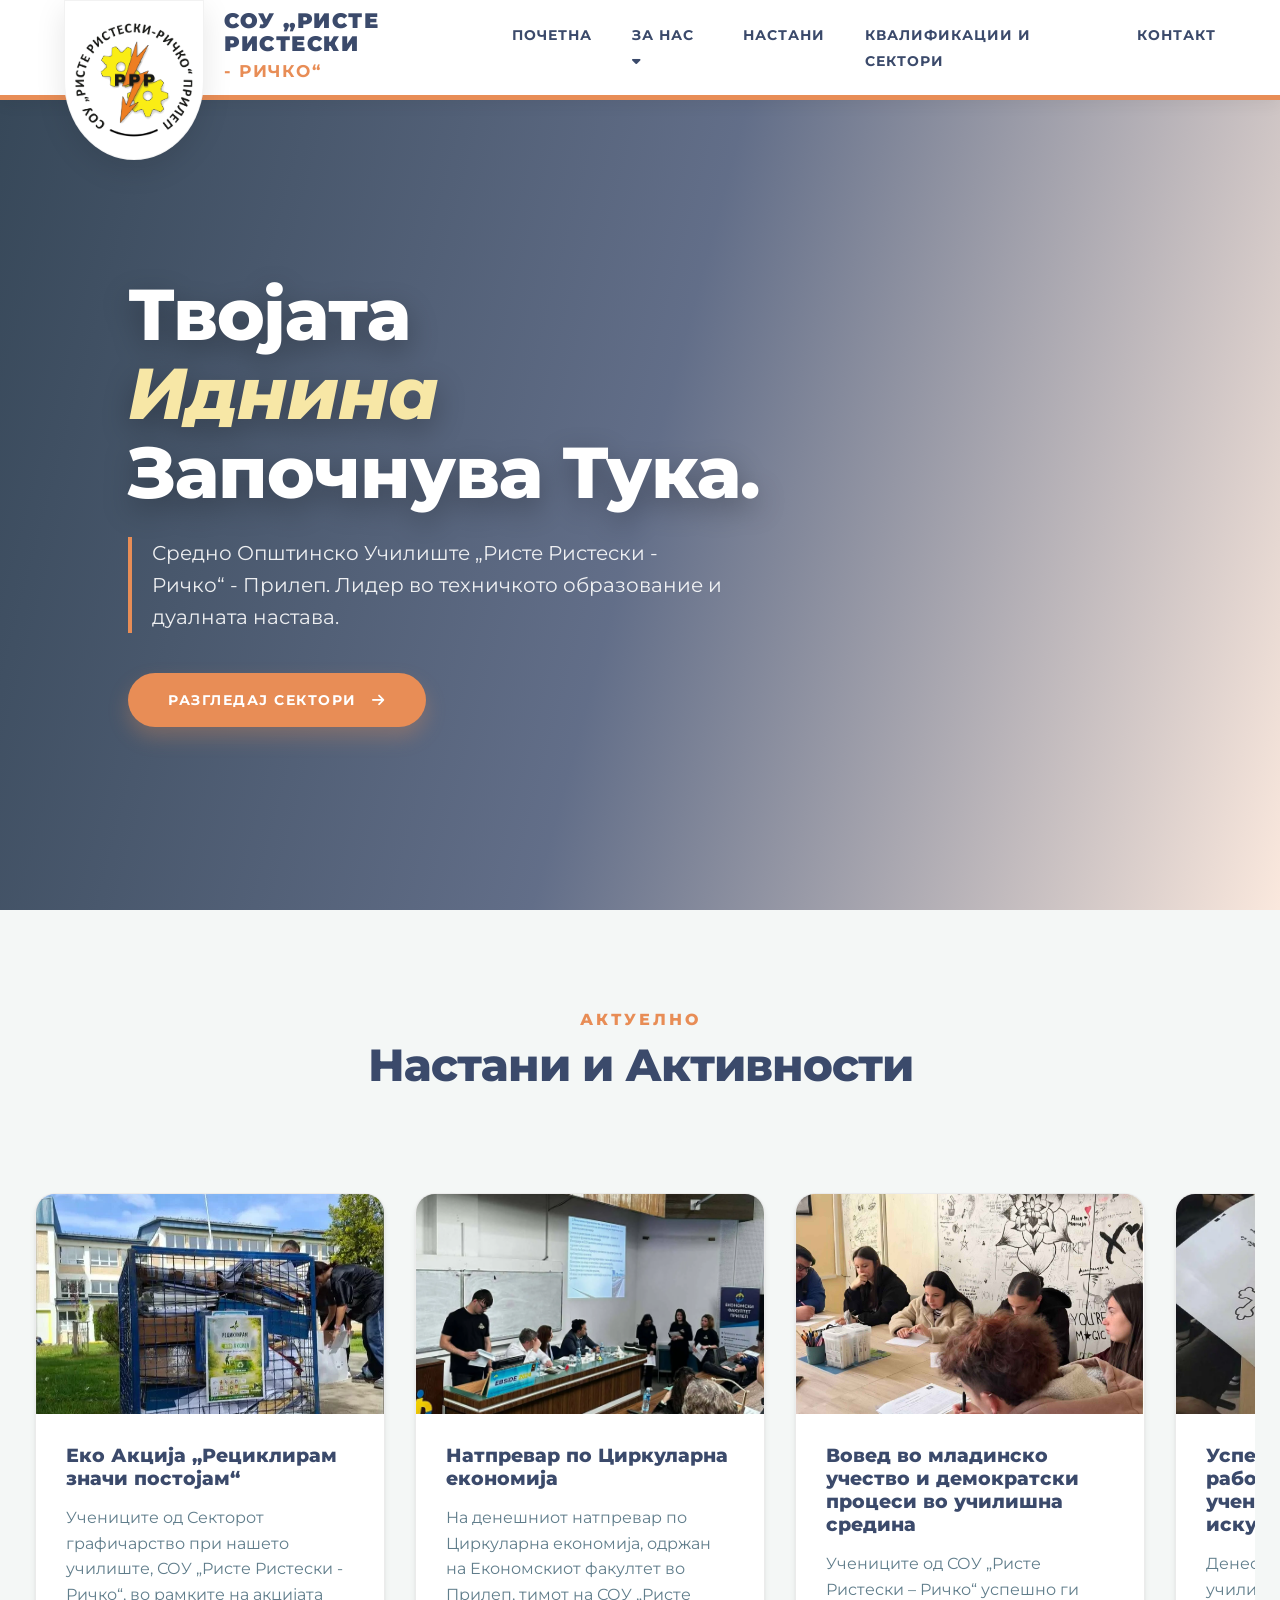
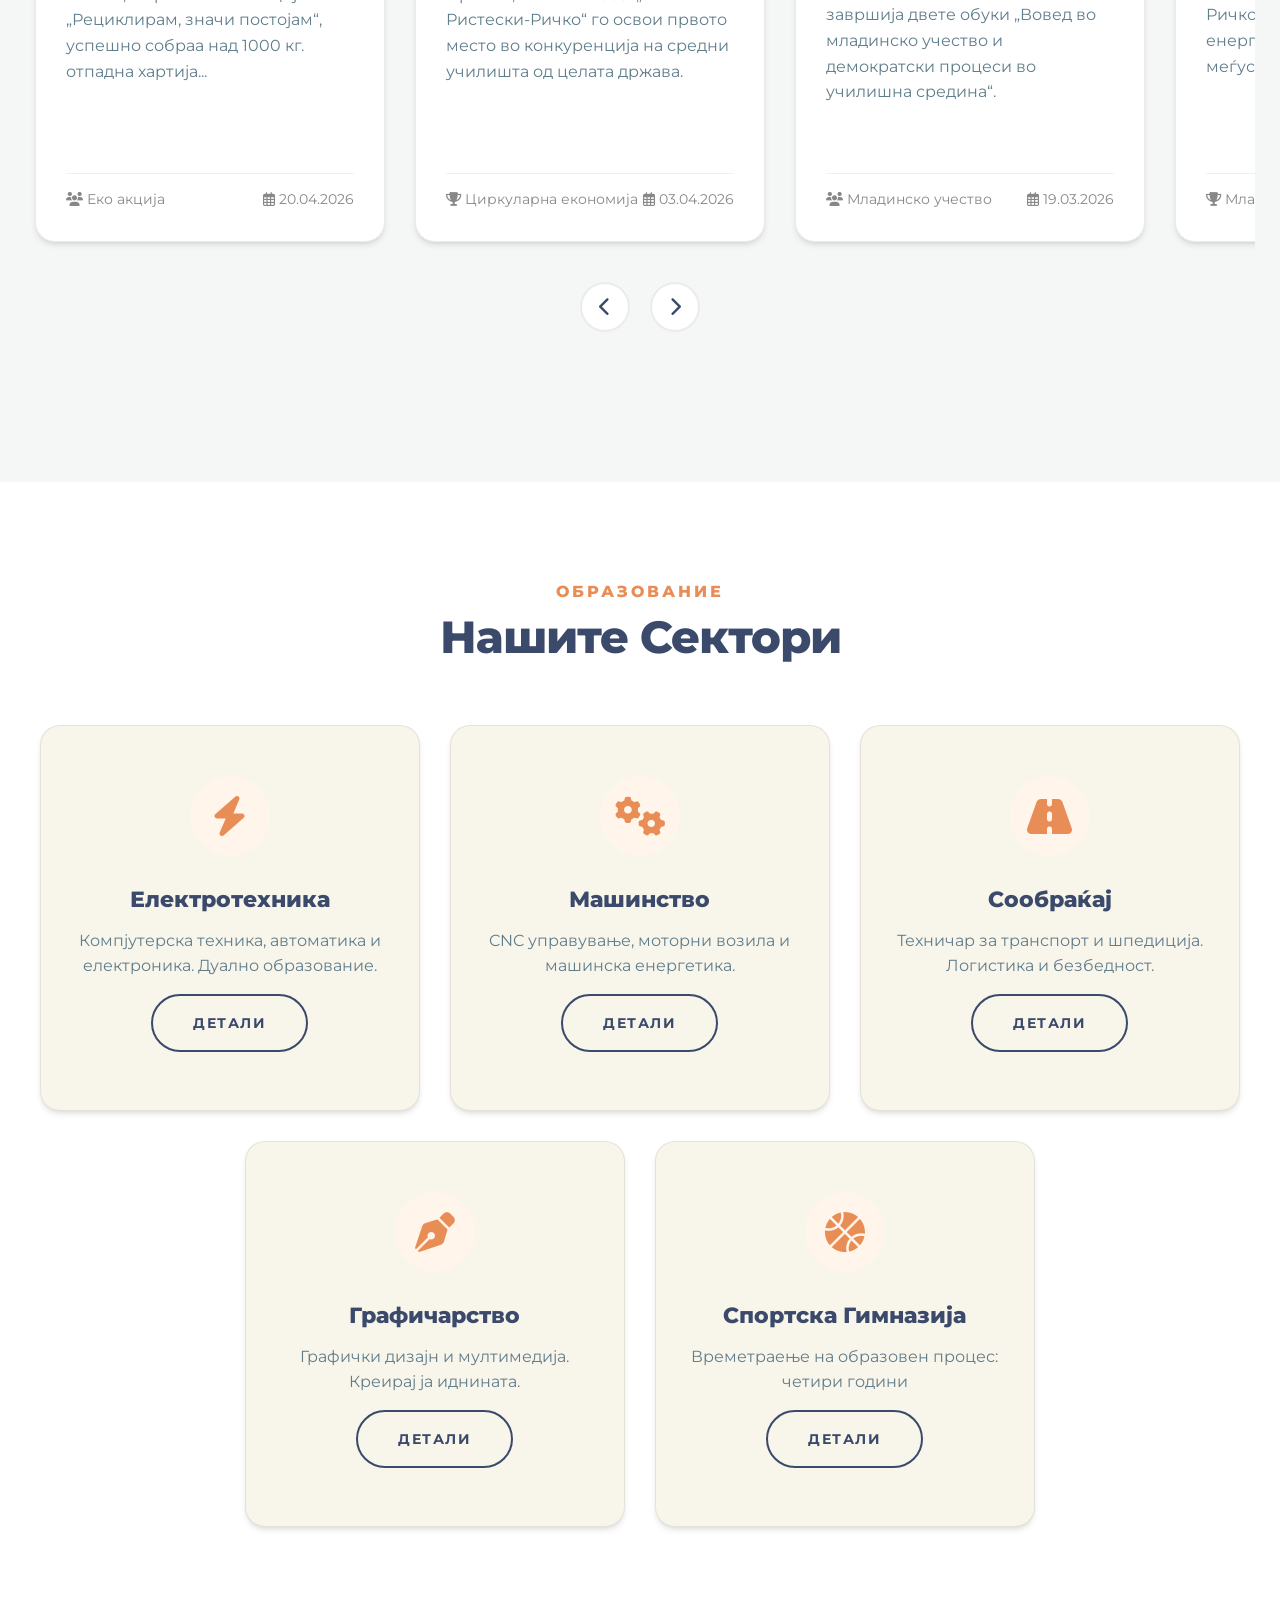
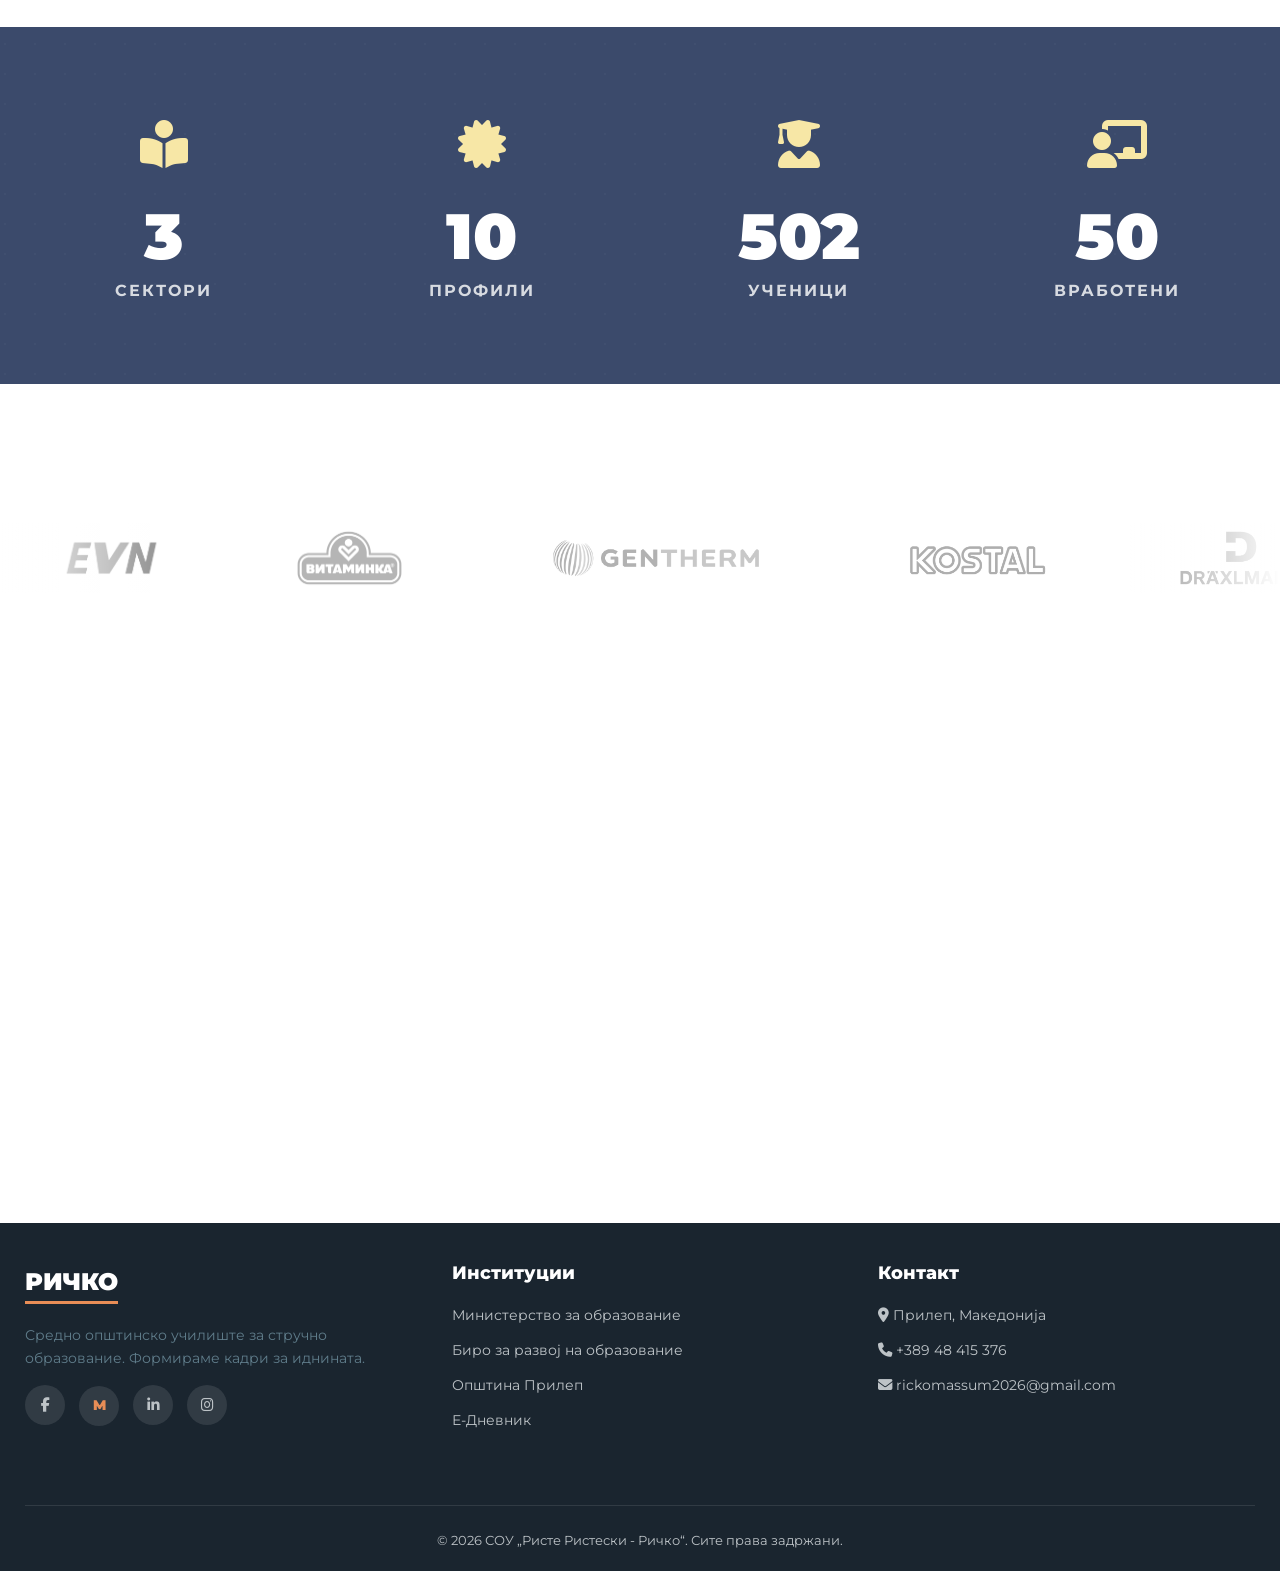
<file: index.html>
<!DOCTYPE html>
<html lang="mk">
<head>
    <meta charset="UTF-8">
    <meta name="viewport" content="width=device-width, initial-scale=1.0">
    <title>СОУ „Ристе Ристески - Ричко“ | Прилеп</title>
    <meta name="description" content="Официјален веб сајт на Средното Општинско Училиште Ристе Ристески - Ричко, Прилеп. Лидер во стручното образование.">
    
    <link href="https://fonts.googleapis.com/css2?family=Montserrat:wght@300;400;500;600;700;800;900&family=Open+Sans:wght@400;600&display=swap" rel="stylesheet">
    <link rel="stylesheet" href="https://cdnjs.cloudflare.com/ajax/libs/font-awesome/6.4.0/css/all.min.css">
    <link rel="icon" type="image/x-icon" href="IMAGES/favicon.ico">
    <script src="https://cdn.botpress.cloud/webchat/v3.6/inject.js"></script>
    <script src="https://files.bpcontent.cloud/2026/03/01/15/20260301150014-WPFTWD2L.js" defer></script>
    <link rel="stylesheet" href="CSS/global.css">
    <link rel="stylesheet" href="CSS/index.css">
</head>
<body>
 
    <header>
        <a href="index.html" class="logo-badge reveal" style="text-decoration: none;">
         <img src="IMAGES/Лого.webp" alt="Лого СОУ Ристе Ристески Ричко">
        </a>

        <div class="header-title reveal d-100">
            <strong>СОУ „Ристе Ристески</strong>
            <span>- Ричко“</span>
        </div> 

          <nav>
            <ul class="nav-menu" id="nav-menu">
                <li class="reveal d-100"><a href="index.html" class="nav-link">Почетна</a></li>
                <li class="reveal d-100 dropdown">
            <a href="zaNas.html" class="nav-link">За нас <i class="fas fa-caret-down"></i></a>
              <ul class="dropdown-menu">
                <li><a href="zaNas.html#history">Историјат</a></li>
                <li><a href="zaNas.html#headmaster">Административен кадар</a></li>
                <li><a href="zaNas.html#teachers">Наставен кадар</a></li>
              </ul>
            </li>
                <li class="reveal d-200"><a href="nastani.html" class="nav-link">Настани</a></li>
                <li class="reveal d-300"><a href="struki.html" class="nav-link">Квалификации и сектори</a></li>
                <li class="reveal d-400"><a href="#kontakt" class="nav-link">Контакт</a></li>
            </ul>
        </nav>

        <div class="hamburger" onclick="toggleMenu()">
            <i class="fas fa-bars"></i>
        </div>
    </header>

    <section id="home" class="hero">
        <div class="hero-content">
            <h1 class="reveal">
                Твојата <br>
                <span>Иднина</span> <br>
                Започнува Тука.
            </h1>
            <p class="reveal d-200">
                Средно Општинско Училиште „Ристе Ристески - Ричко“ - Прилеп.
                Лидер во техничкото образование и дуалната настава.
            </p>
            <div class="reveal d-300">
                <a href="#sectors" class="btn btn-primary">Разгледај Сектори <i class="fas fa-arrow-right" style="margin-left:10px;"></i></a>
            </div>
        </div>
    </section>

    <section id="activities" class="activities">
        <div class="container">
            <div class="section-header reveal">
                <h3>Актуелно</h3>
                <h2>Настани и Активности</h2>
            </div>

            <div class="slider-container reveal d-100">
                <div class="cards-track" id="cardTrack">

                    <a href="nastan7.html" class="event-card">
                        <span class="card-badge">Еко акција</span>
                        <div class="card-img">
                            <img src="IMAGES/nastani7.webp" alt="">
                        </div>
                        <div class="card-body">
                            <h4 class="card-title">Еко Акција „Рециклирам значи постојам“</h4>
                            <p>Учениците од Секторот графичарство при нашето училиште, СОУ „Ристе Ристески - Ричко“,
                            во рамките на акцијата „Рециклирам, значи постојам“, успешно собраа над 1000 кг. отпадна хартија...</p>
                            <div class="card-meta">
                                <span><i class="fas fa-users"></i> Еко акција</span>
                                <span><i class="far fa-calendar-alt"></i> 20.04.2026</span>
                            </div>
                        </div>
                    </a>

                    <a href="nastan8.html" class="event-card">
                        <span class="card-badge">Циркуларна економија</span>
                        <div class="card-img">
                            <img src="IMAGES/cirkularnaEkonomija1.webp" alt="">
                        </div>
                        <div class="card-body">
                            <h4 class="card-title">Натпревар по Циркуларна економија</h4>
                            <p>На денешниот натпревар по Циркуларна економија, одржан на Економскиот факултет во Прилеп,
                        тимот на СОУ „Ристе Ристески-Ричко“ го освои првото место во конкуренција на средни училишта од целата држава.</p>
                            <div class="card-meta">
                                <span><i class="fas fa-trophy"></i> Циркуларна економија</span>
                                <span><i class="far fa-calendar-alt"></i> 03.04.2026</span>
                            </div>
                        </div>
                    </a>
                    
                    <a href="nastan5.html" class="event-card">
                        <span class="card-badge">Младинско учество</span>
                        <div class="card-img">
                            <img src="IMAGES/nastan6glavna2.0.jpg" alt="Вовед во младинско учество и демократски процеси во училишна средина">
                        </div>
                        <div class="card-body">
                            <h4 class="card-title">Вовед во младинско учество и демократски процеси во училишна средина
                            </h4>
                            <p>Учениците од СОУ „Ристе Ристески – Ричко“ успешно ги завршија двете обуки
                                „Вовед во младинско учество и
                                демократски процеси во училишна средина“.</p>
                            <div class="card-meta">
                                <span><i class="fas fa-users"></i> Младинско учество</span>
                                <span><i class="far fa-calendar-alt"></i> 19.03.2026</span>
                            </div>
                        </div>
                    </a>
                    
                    <a href="nastan6.html" class="event-card">
                        <span class="card-badge">Младинско учество</span>
                        <div class="card-img">
                            <img src="IMAGES/nasta6-2.webp" alt="Успешно спроведени работилници од нашите ученици – пренесување на искуствата од Троген">
                        </div>
                        <div class="card-body">
                            <h4 class="card-title">Успешно спроведени работилници од нашите ученици – пренесување на искуствата од Троген </h4>
                            <p>Денес, во просториите на нашето училиште СОУ „Ристе Ристески-Ричко“,
                             доминираше позитивнта енергија, креативноста и меѓусебната едукација!</p>
                            <div class="card-meta">
                                <span><i class="fas fa-trophy"></i> Младинско учество</span>
                                <span><i class="far fa-calendar-alt"></i> 18.03.2026</span>
                            </div>
                        </div>
                    </a>
                    
                                        
                    <a href="nastan1.html" class="event-card">
                        <span class="card-badge">Ново</span>
                        <div class="card-img">
                            <img src="IMAGES/nastani1.webp" alt="Teatar">
                        </div>
                        <div class="card-body">
                            <h4 class="card-title">Хуманитарна театарска претстава "Втората смрт на Кузман Капидан"</h4>
                            <p>Промотивната недела на СОУ "Ристе Ристески - Ричко“ ја заокруживме со хуманитарната театарска претстава "Втората смрт на Кузман Капидан",
                                 реализирана од учениците во организација на училишната ученичка заедница и драмската секција.</p>
                            <div class="card-meta">
                                <span><i class="fas fa-user"></i> Култура</span>
                                <span><i class="far fa-calendar-alt"></i> 26.12.2025</span>
                            </div>
                        </div>
                    </a>

                    <a href="nastan2.html" class="event-card">
                        <span class="card-badge">Футсал</span>
                        <div class="card-img">
                            <img src="IMAGES/nastani2.webp" alt="Футсал">
                        </div>
                        <div class="card-body">
                            <h4 class="card-title">Зонски натпревари во футсал</h4>
                            <p>Голем успех на зонските натпревари во футсал за Ричко!</p>
                            <div class="card-meta">
                                <span><i class="fas fa-users"></i> Спорт</span>
                                <span><i class="far fa-calendar-alt"></i> 25.12.2025</span>
                            </div>
                        </div>
                    </a>

                    <a href="nastan3.html" class="event-card">
                        <span class="card-badge">Хуманитарна акција</span>
                        <div class="card-img">
                            <img src="IMAGES/nastani3.webp" alt="Хуманитарна акција">
                        </div>
                        <div class="card-body">
                            <h4 class="card-title">Празниците се најубави кога се споделуваат</h4>
                            <p>Вo, духот нa хуманоста и заедништвото, учениците од СОУ „Ристе Ристески- Ричко"
                               преку активност на Училишната ученичка заедница Младинска Организација - Ричко ,
                               внесоа радост и насмевки таму каде што најмногу значат.</p>
                            <div class="card-meta">
                                <span><i class="fas fa-info-circle"></i> Хуманизам</span>
                                <span><i class="far fa-calendar-alt"></i> 25.12.2025</span>
                            </div>
                        </div>
                    </a>
                    
                    <a href="nastan4.html" class="event-card">
                        <span class="card-badge">Литература</span>
                        <div class="card-img">
                            <img src="IMAGES/t.webp" alt="Литературно читање">
                        </div>
                        <div class="card-body">
                            <h4 class="card-title">Литературно читање</h4>
                            <p>Bo pамките на низата активности посветени на нашиот патрон Ристе Ристески — Ричко,
                                 денес ce одржа литературно читање што ја славеше моќта на зборот.</p>
                            <div class="card-meta">
                                <span><i class="fas fa-trophy"></i> Култура</span>
                                <span><i class="far fa-calendar-alt"></i> 23.12.2025</span>
                            </div>
                        </div>
                    </a>


                    

                </div>

                <div class="slider-nav">
                    <button class="nav-btn" onclick="slideLeft()"><i class="fas fa-chevron-left"></i></button>
                    <button class="nav-btn" onclick="slideRight()"><i class="fas fa-chevron-right"></i></button>
                </div>
            </div>
        </div>
    </section>

    <section id="sectors" class="sectors">
        <div class="container">
            <div class="section-header reveal">
                <h3>Образование</h3>
                <h2>Нашите Сектори</h2>
            </div>

            <div class="sector-grid">
                <div class="sector-card reveal d-100">
                    <div class="sector-icon"><i class="fas fa-bolt"></i></div>
                    <h4>Електротехника</h4>
                    <p>Компјутерска техника, автоматика и електроника. Дуално образование.</p>
                    <a href="struki.html" class="btn btn-outline">Детали</a>
                </div>

                <div class="sector-card reveal d-200">
                    <div class="sector-icon"><i class="fas fa-cogs"></i></div>
                    <h4>Машинство</h4>
                    <p>CNC управување, моторни возила и машинска енергетика.</p>
                    <a href="struki.html" class="btn btn-outline">Детали</a>
                </div>

                <div class="sector-card reveal d-300">
                    <div class="sector-icon"><i class="fas fa-road"></i></div>
                    <h4>Сообраќај</h4>
                    <p>Техничар за транспорт и шпедиција. Логистика и безбедност.</p>
                    <a href="struki.html" class="btn btn-outline">Детали</a>
                </div>

                <div class="sector-card reveal d-400">
                    <div class="sector-icon"><i class="fas fa-pen-nib"></i></div>
                    <h4>Графичарство</h4>
                    <p>Графички дизајн и мултимедија. Креирај ја иднината.</p>
                    <a href="struki.html" class="btn btn-outline">Детали</a>
                </div>
                <div class="sector-card reveal d-400">
                    <div class="sector-icon"><i class="fas fa-basketball-ball"></i></div>
                    <h4>Спортска Гимназија</h4>
                    <p>Времетраење на образовен процес: четири години</p>
                    <a href="struki.html" class="btn btn-outline">Детали</a>
                </div>
            </div>
        </div>
    </section>

    <section class="stats" id="stats-section">
        <div class="container">
            <div class="stats-grid">
                <div class="stat-item reveal d-100">
                    <div class="stat-icon-wrapper"><i class="fas fa-book-reader"></i></div>
                    <span class="stat-number" data-target="5">0</span>
                    <span class="stat-label">Сектори</span>
                </div>
                <div class="stat-item reveal d-200">
                    <div class="stat-icon-wrapper"><i class="fas fa-certificate"></i></div>
                    <span class="stat-number" data-target="18">0</span>
                    <span class="stat-label">Профили</span>
                </div>
                <div class="stat-item reveal d-300">
                    <div class="stat-icon-wrapper"><i class="fas fa-user-graduate"></i></div>
                    <span class="stat-number" data-target="940">0</span>
                    <span class="stat-label">Ученици</span>
                </div>
                <div class="stat-item reveal d-400">
                    <div class="stat-icon-wrapper"><i class="fas fa-chalkboard-teacher"></i></div>
                    <span class="stat-number" data-target="92">0</span>
                    <span class="stat-label">Вработени</span>
                </div>
            </div>
        </div>
    </section>

    <section class="partners">
        <div class="container text-center reveal">
            <h4 style="margin-bottom: 40px; text-transform:uppercase; letter-spacing:2px; color:#999;">Наши Партнери</h4>
        </div>
        <div class="marquee-wrapper">
            <div class="marquee-track">
                <img src="IMAGES/EVN-logo.webp" class="partner-logo" alt="EVN">
                <img src="IMAGES/Vitaminka_logo.webp" class="partner-logo" alt="Vitaminka">
                <img src="IMAGES/gentherm-logo.webp" class="partner-logo" alt="Gentherm">
                <img src="IMAGES/Kostal-logo.webp" class="partner-logo" alt="Kostal">
                <img src="IMAGES/Drexlmaier-Logo.webp" class="partner-logo" alt="Drexlmaier">
                <img src="IMAGES/wik-logo.webp" class="partner-logo" alt="WIK">
                <img src="IMAGES/gogreen-logo.webp" class="partner-logo" alt="GoGreen">
                <img src="IMAGES/e4.webp" class="partner-logo" alt="E4E">
                
                <img src="IMAGES/EVN-logo.webp" class="partner-logo" alt="EVN">
                <img src="IMAGES/Vitaminka_logo.webp" class="partner-logo" alt="Vitaminka">
                <img src="IMAGES/gentherm-logo.webp" class="partner-logo" alt="Gentherm">
                <img src="IMAGES/Kostal-logo.webp" class="partner-logo" alt="Kostal">
                <img src="IMAGES/Drexlmaier-Logo.webp" class="partner-logo" alt="Drexlmaier">
                <img src="IMAGES/wik-logo.webp" class="partner-logo" alt="WIK">
                <img src="IMAGES/gogreen-logo.webp" class="partner-logo" alt="GoGreen">
                <img src="IMAGES/e4.webp" class="partner-logo" alt="E4E">
            </div>
        </div>
    </section>

    <section id="location" class="location-section reveal">
        <div class="directions-overlay">
            <div class="loc-text">
                <h4>Посети нè во училиштето</h4>
                <p>ул. Браќа Миладиновци бр. 213, Прилеп</p>
            </div>
            <a href="https://www.google.com/maps/dir//High+School+Riste+Risteski+-+Richko,+Prilep" target="_blank" class="btn btn-primary">
                <i class="fas fa-location-arrow"></i> Насоки
            </a>
        </div>
        <iframe class="map-frame" src="https://maps.google.com/maps?q=High%20School%20Riste%20Risteski%20-%20Richko%2C%20Prilep&t=&z=15&ie=UTF8&iwloc=&output=embed"></iframe>
    </section>

    <footer id="kontakt">
         
        <div class="container">
            <div class="footer-grid">
                <div>
                    <div class="footer-logo">РИЧКО</div>
                    <p>Средно општинско училиште за стручно образование. Формираме кадри за иднината.</p>
                    <div class="social-icons">
                        <a href="https://www.facebook.com/rickoedumk" target="_blank"><i class="fab fa-facebook-f"></i></a>
                        <a href="https://www.facebook.com/mladinskaricko" target="_blank"><i  class="r-symbol">M</i></a>
                        <a href="https://mk.linkedin.com/company/rickoedumk" target="_blank"><i class="fab fa-linkedin-in"></i></a>
                        <a href="https://www.instagram.com/u.u.z_ricko?igsh=YXB3cnBxc3ljbzF0" target="_blank"><i class="fab fa-instagram"></i></a>
                    </div>
                </div>
                
                <div>
                    <h5 style="color:#fff; margin-bottom:20px;font-size: large;">Институции</h5>
                    <ul class="footer-links">
                        <li><a href="https://mon.gov.mk/" target="_blank">Министерство за образование</a></li>
                        <li><a href="https://bro.gov.mk/" target="_blank">Биро за развој на образование</a></li>
                        <li><a href="https://www.prilep.gov.mk/" target="_blank">Општина Прилеп</a></li>
                        <li><a href="https://ednevnik.edu.mk/" target="_blank">Е-Дневник</a></li>
                    </ul>
                </div>

                <div>
                    <h5 style="color:#fff; margin-bottom:20px;font-size: large;">Контакт</h5>
                    <ul class="footer-links">
                        <li><i class="fas fa-map-marker-alt"></i> Прилеп, Македонија</li>
                        <li><i class="fas fa-phone"></i> +389 48 415 376</li>
                        <li><i class="fas fa-envelope"></i>  &#114;&#105;&#099;&#107;&#111;&#109;&#097;&#115;&#115;&#117;&#109;&#050;&#048;&#050;&#054;&#064;&#103;&#109;&#097;&#105;&#108;&#046;&#099;&#111;&#109;</li>
                        
                    </ul>
                </div>
            </div>
            
            <div class="copyright">
                &copy; 2026 СОУ „Ристе Ристески - Ричко“. Сите права задржани.
            </div>
        </div>
      
    </footer>
<script src="app.js"></script>
</body>
</html>
</file>
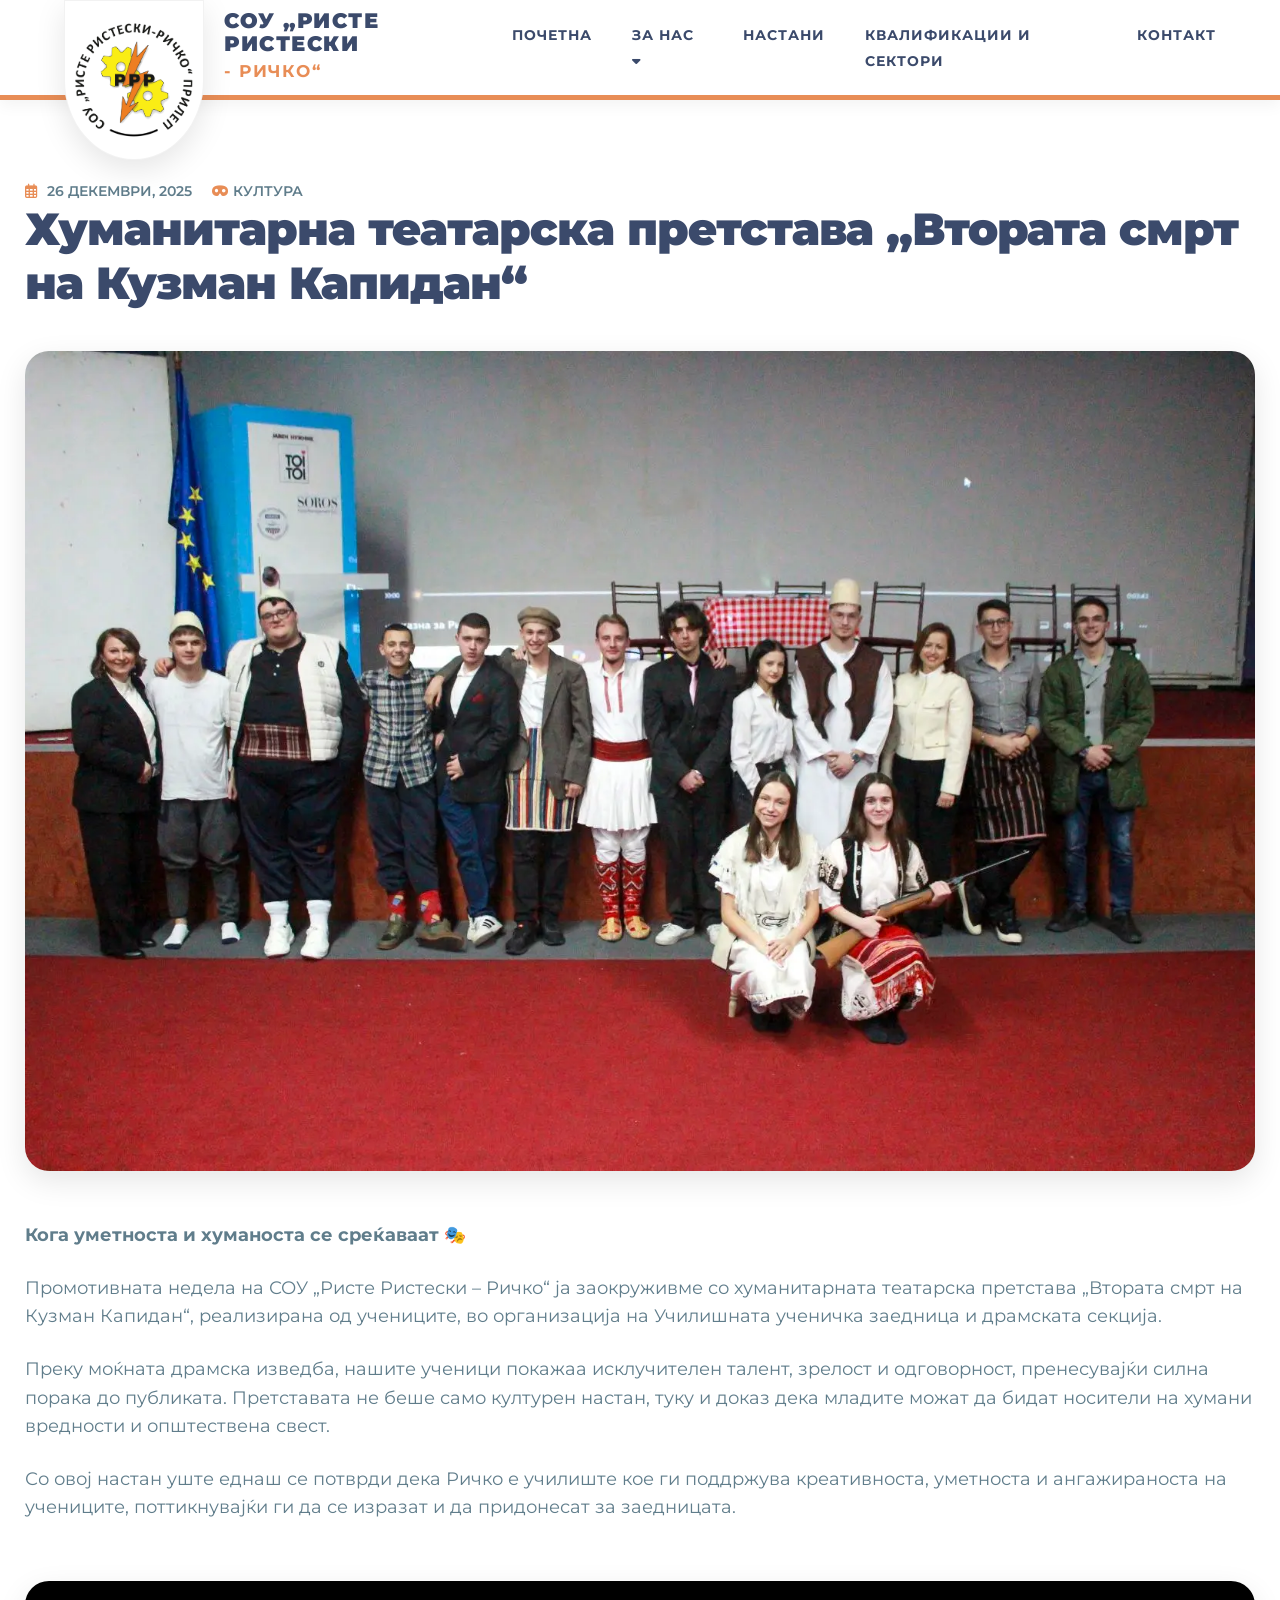
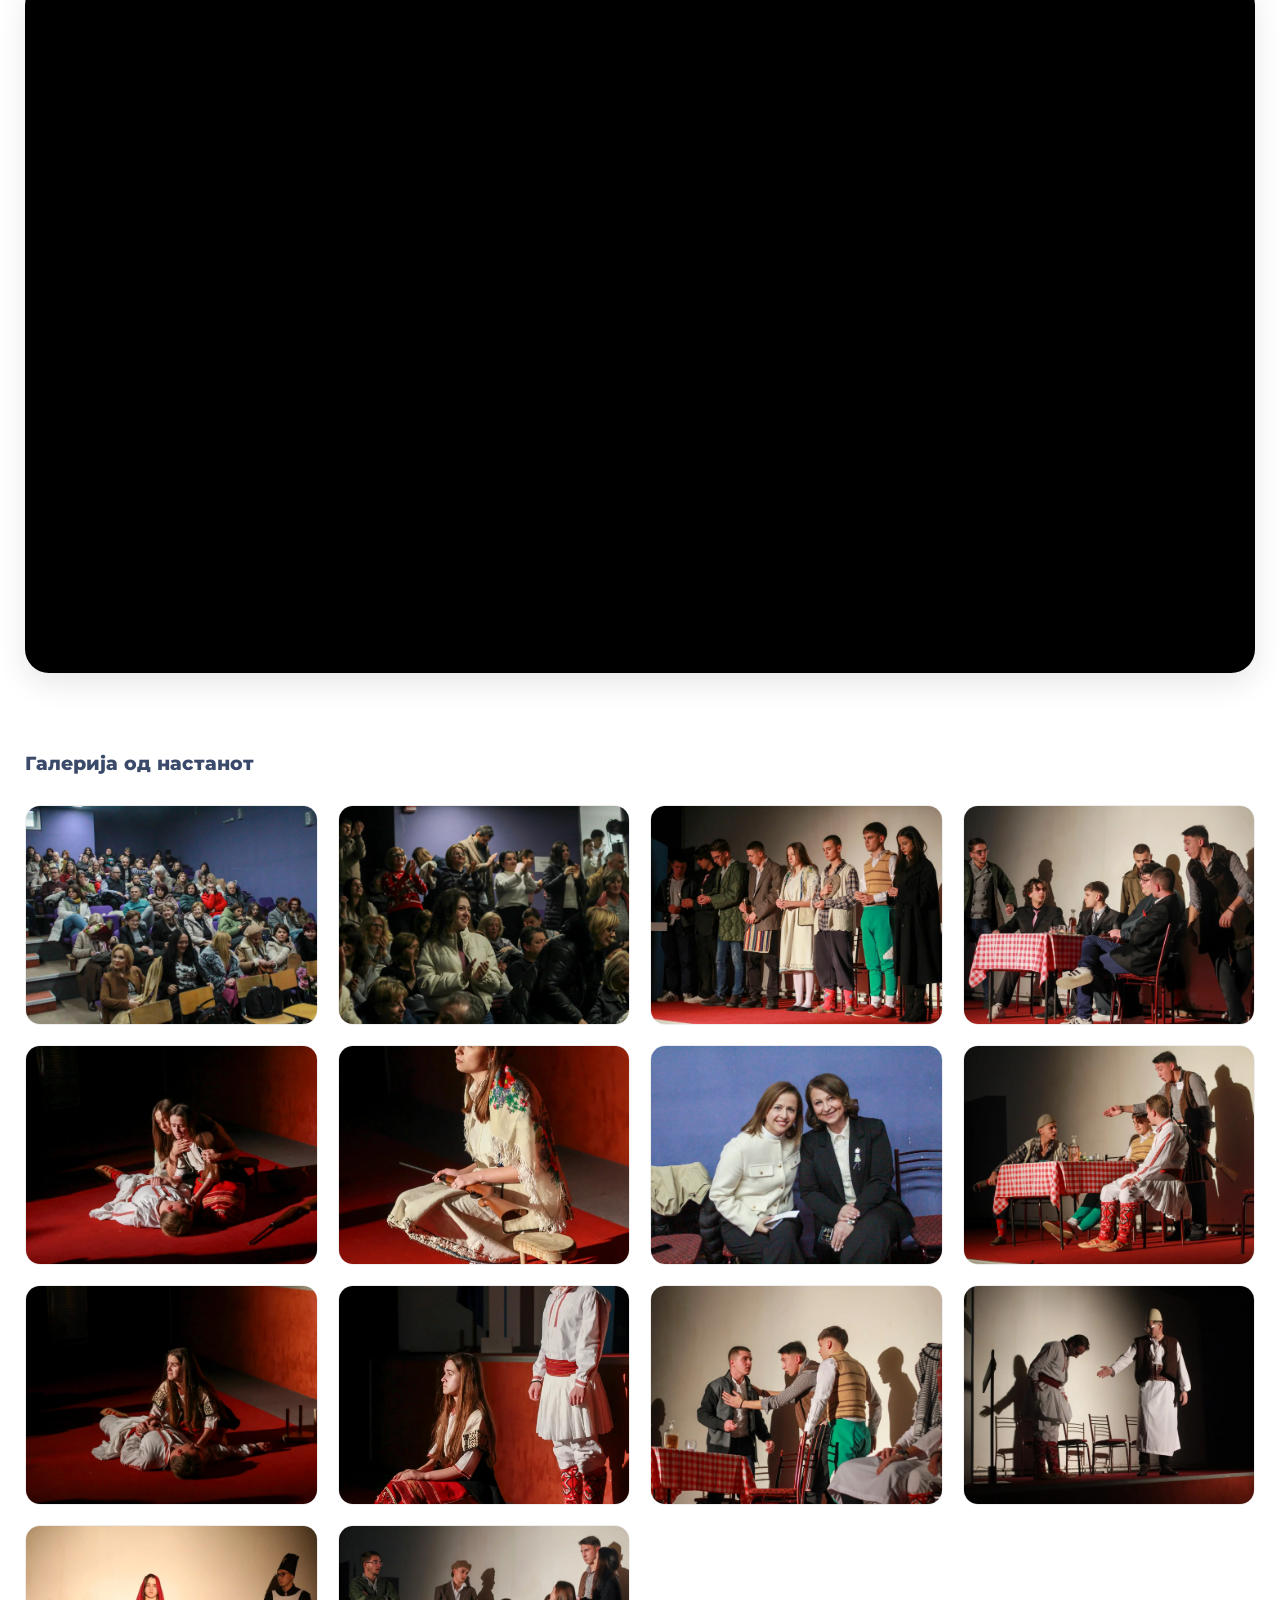
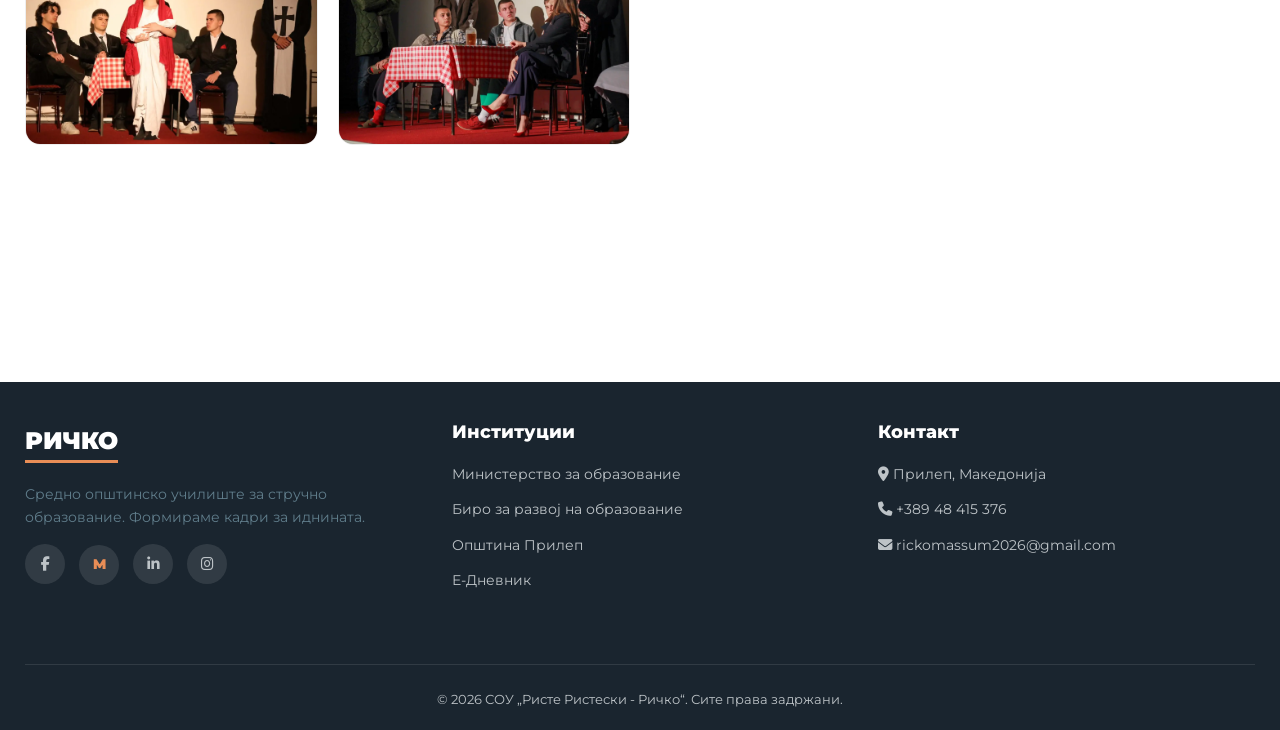
<file: nastan1.html>
<!DOCTYPE html>
<html lang="mk">
<head> 
    <meta charset="UTF-8">
    <meta name="viewport" content="width=device-width, initial-scale=1.0">
    <title>Настан | СОУ „Ристе Ристески - Ричко“</title>
    
    <link href="https://fonts.googleapis.com/css2?family=Montserrat:wght@300;400;500;600;700;800;900&display=swap" rel="stylesheet">
    <link href="https://fonts.googleapis.com/css2?family=Montserrat:wght@300;400;500;600;700;800;900&family=Open+Sans:wght@400;600&display=swap" rel="stylesheet">
    <link rel="stylesheet" href="https://cdnjs.cloudflare.com/ajax/libs/font-awesome/6.4.0/css/all.min.css">
    <link rel="icon" type="image/x-icon" href="IMAGES/favicon.ico">
    <script src="https://cdn.botpress.cloud/webchat/v3.6/inject.js"></script>
    <script src="https://files.bpcontent.cloud/2026/03/01/15/20260301150014-WPFTWD2L.js" defer></script>
    <link rel="stylesheet" href="CSS/global.css">
    <link rel="stylesheet" href="CSS/nastan1.css">
</head>
<body>

    <header id="teatar">
        <a href="index.html" class="logo-badge reveal" style="text-decoration: none;">
    <img src="IMAGES/Лого.webp" alt="Лого СОУ Ристе Ристески Ричко">
</a>
        <div class="header-title reveal d-100">
            <strong>СОУ „Ристе Ристески</strong>
            <span>- Ричко“</span>
        </div>
        
        <nav>
            <ul class="nav-menu" id="nav-menu">
                <li class="reveal d-100"><a href="index.html" class="nav-link">Почетна</a></li>
               <li class="reveal d-100 dropdown">
            <a href="zaNas.html" class="nav-link">За нас <i class="fas fa-caret-down"></i></a>
            <ul class="dropdown-menu">
                <li><a href="zaNas.html#history">Историјат</a></li>
                <li><a href="zaNas.html#headmaster">Административен кадар</a></li>
                <li><a href="zaNas.html#teachers">Наставен кадар</a></li>
            </ul>
          </li>
                <li class="reveal d-200"><a href="nastani.html" class="nav-link">Настани</a></li>
                <li class="reveal d-300"><a href="struki.html" class="nav-link">Квалификации и сектори</a></li>
                <li class="reveal d-400"><a href="index.html#kontakt" class="nav-link">Контакт</a></li>
            </ul>
        </nav>

        <div class="hamburger" onclick="toggleMenu()">
            <i class="fas fa-bars"></i>
        </div>
    </header>

    <main class="article-main">
        <div class="container">
            
            <div class="article-header reveal">
                <div class="article-meta">
                    <span><i class="far fa-calendar-alt"></i> 26 декември, 2025</span>
                    <span><i class="fas fa-mask"></i>Култура</span>
                </div>
                <h1 class="article-title">Хуманитарна театарска претстава „Втората смрт на Кузман Капидан“</h1>
            </div>

            <div class="main-img-wrapper reveal">
                <img src="IMAGES/nastani1.webp" alt="Main Event Image">
            </div>

            <div class="content-text reveal">
                <p><strong>Кога уметноста и хуманоста се среќаваат 🎭</strong></p>
                <p>Промотивната недела на СОУ „Ристе Ристески – Ричко“ ја заокруживме со хуманитарната театарска претстава „Втората смрт на Кузман Капидан“, реализирана од учениците, во организација на Училишната ученичка заедница и драмската секција.</p>
                <p>Преку моќната драмска изведба, нашите ученици покажаа исклучителен талент, зрелост и одговорност, пренесувајќи силна порака до публиката. Претставата не беше само културен настан, туку и доказ дека младите можат да бидат носители на хумани вредности и општествена свест.</p>
                <p>Со овој настан уште еднаш се потврди дека Ричко е училиште кое ги поддржува креативноста, уметноста и ангажираноста на учениците, поттикнувајќи ги да се изразат и да придонесат за заедницата.</p>
            </div>

            <div class="video-container reveal">
                <iframe width="560" height="315" src="https://www.youtube.com/embed/439QsG-jg4Q?si=G99-2Db9nc4JJCM4" title="YouTube video player" frameborder="0"
                    allow="accelerometer; autoplay; clipboard-write; encrypted-media; gyroscope; picture-in-picture; web-share" 
                    referrerpolicy="strict-origin-when-cross-origin" allowfullscreen>
                </iframe>
            </div>

            <h3 class="reveal" style="margin-bottom:30px; color:var(--ricko-blue); font-weight:800;">Галерија од настанот</h3>
            <div class="gallery-grid reveal">
                <div class="gallery-item"><img src="IMAGES/1.webp" alt="Фото 1"></div>
                <div class="gallery-item"><img src="IMAGES/2.webp" alt="Фото 2"></div>
                <div class="gallery-item"><img src="IMAGES/3.webp" alt="Фото 3"></div>
                <div class="gallery-item"><img src="IMAGES/4.webp" alt="Фото 4"></div>
                <div class="gallery-item"><img src="IMAGES/5.webp" alt="Фото 5"></div>
                <div class="gallery-item"><img src="IMAGES/6.webp" alt="Фото 6"></div>
                <div class="gallery-item"><img src="IMAGES/7.webp" alt="Фото 7"></div>
                <div class="gallery-item"><img src="IMAGES/8.webp" alt="Фото 8"></div>
                <div class="gallery-item"><img src="IMAGES/9.webp" alt="Фото 9"></div>
                <div class="gallery-item"><img src="IMAGES/10.webp" alt="Фото 10"></div>
                <div class="gallery-item"><img src="IMAGES/12.webp" alt="Фото 12"></div>
                <div class="gallery-item"><img src="IMAGES/13.webp" alt="Фото 13"></div>
                <div class="gallery-item"><img src="IMAGES/14.webp" alt="Фото 14"></div>
                <div class="gallery-item"><img src="IMAGES/15.webp" alt="Фото 15"></div>
            </div>

            <div class="back-nav reveal">
                <a href="nastani.html" class="btn-back">
                    <i class="fas fa-arrow-left"></i> Назад кон сите настани
                </a>
            </div>

        </div>
    </main>

     <footer>
        <div class="container">
            <div class="footer-grid">
                <div>
                    <div class="footer-logo">РИЧКО</div>
                    <p class="footer-text">Средно општинско училиште за стручно образование. Формираме кадри за иднината.</p>
                    <div class="social-icons">
                        <a href="https://www.facebook.com/rickoedumk" target="_blank"><i class="fab fa-facebook-f"></i></a>
                        <a href="https://www.facebook.com/mladinskaricko" target="_blank"><i  class="r-symbol">M</i></a>
                        <a href="https://mk.linkedin.com/company/rickoedumk" target="_blank"><i class="fab fa-linkedin-in"></i></a>
                        <a href="https://www.instagram.com/u.u.z_ricko?igsh=YXB3cnBxc3ljbzF0" target="_blank"><i class="fab fa-instagram"></i></a>
                    </div>
                </div>
                
                <div>
                    <h5 style="color:#fff; margin-bottom:20px;font-size: large;">Институции</h5>
                    <ul class="footer-links">
                        <li><a href="https://mon.gov.mk/" target="_blank">Министерство за образование</a></li>
                        <li><a href="https://bro.gov.mk/" target="_blank">Биро за развој на образование</a></li>
                        <li><a href="https://www.prilep.gov.mk/" target="_blank">Општина Прилеп</a></li>
                        <li><a href="https://ednevnik.edu.mk/" target="_blank">Е-Дневник</a></li>
                    </ul>
                </div>

                <div>
                    <h5 style="color:#fff; margin-bottom:20px;font-size: large;">Контакт</h5>
                    <ul class="footer-links">
                        <li><i class="fas fa-map-marker-alt"></i> Прилеп, Македонија</li>
                        <li><i class="fas fa-phone"></i> +389 48 415 376</li>
                        <li><i class="fas fa-envelope"></i> &#114;&#105;&#099;&#107;&#111;&#109;&#097;&#115;&#115;&#117;&#109;&#050;&#048;&#050;&#054;&#064;&#103;&#109;&#097;&#105;&#108;&#046;&#099;&#111;&#109;</li>
                        
                    </ul>
                </div>
            </div>
            
            <div class="copyright">
                &copy; 2026 СОУ „Ристе Ристески - Ричко“. Сите права задржани.
            </div>
        </div>
    </footer>

<script src="app.js"></script>
</body>
</html>
</file>
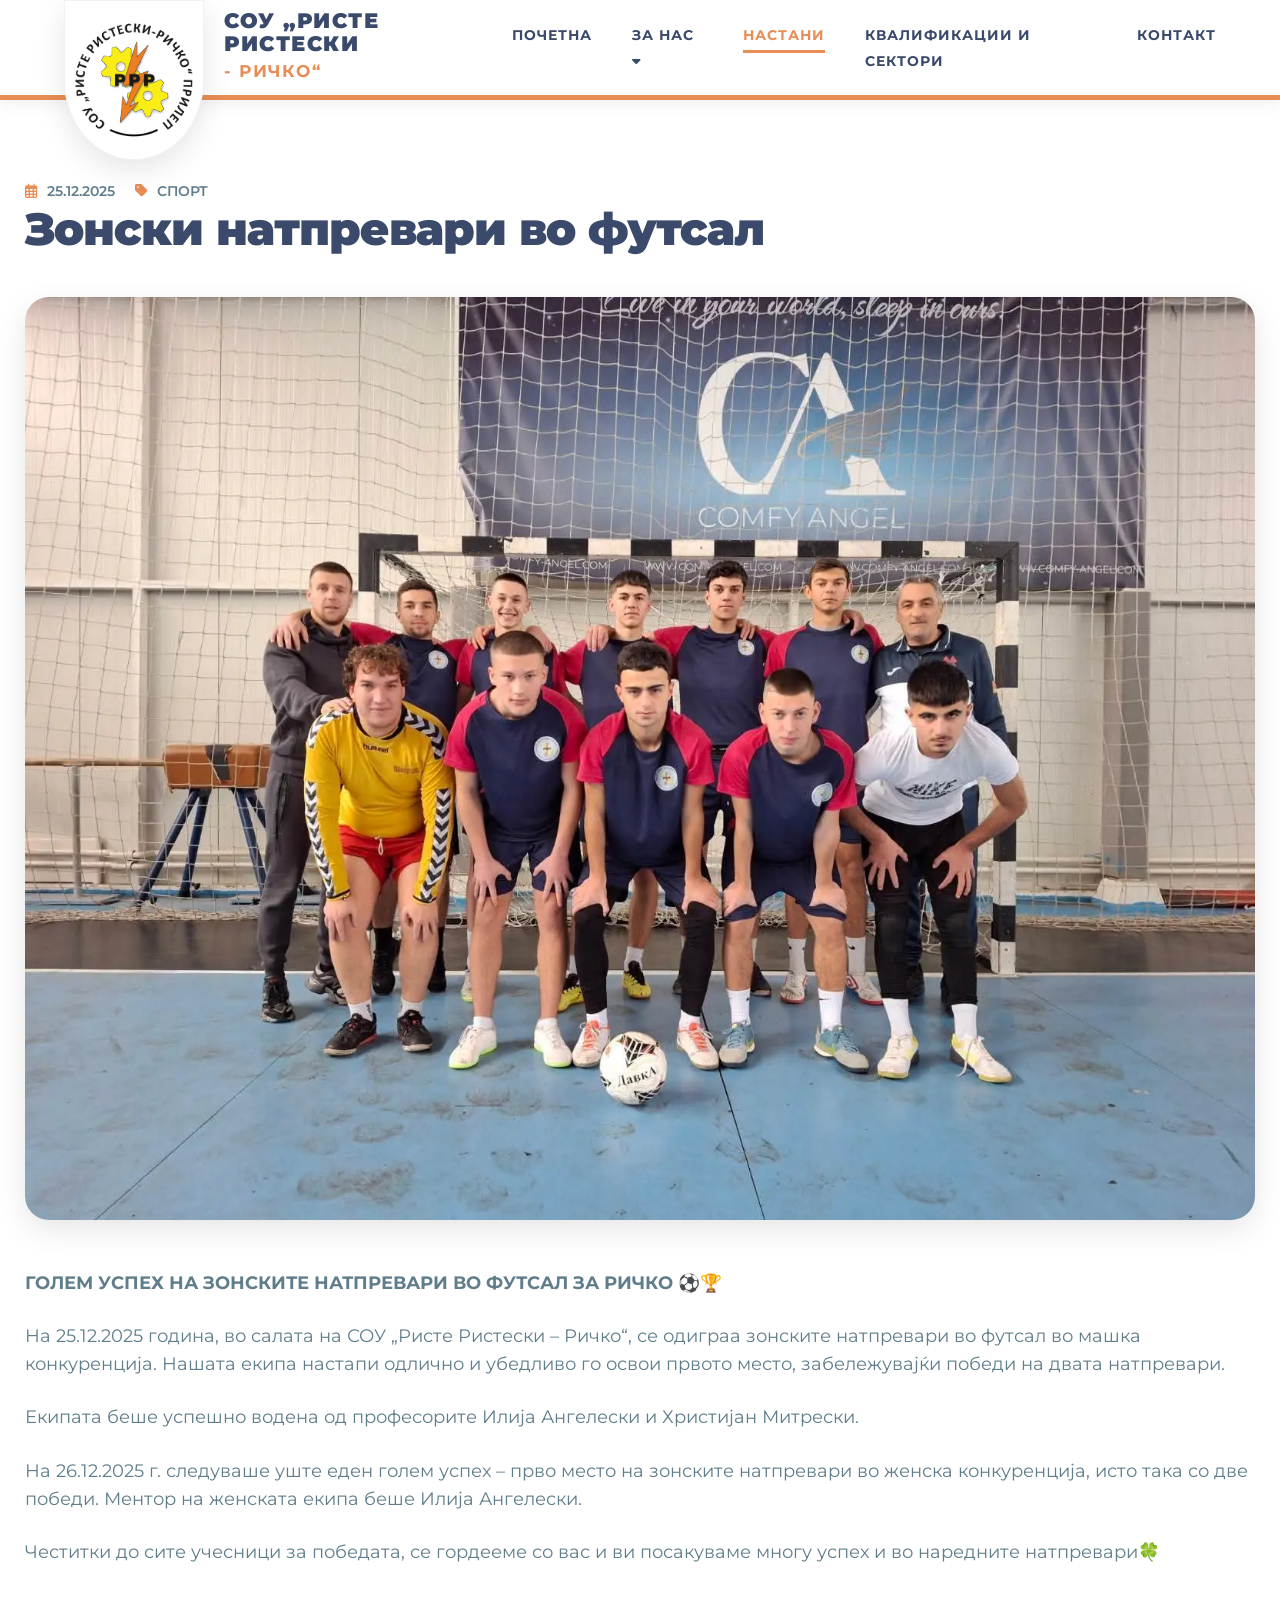
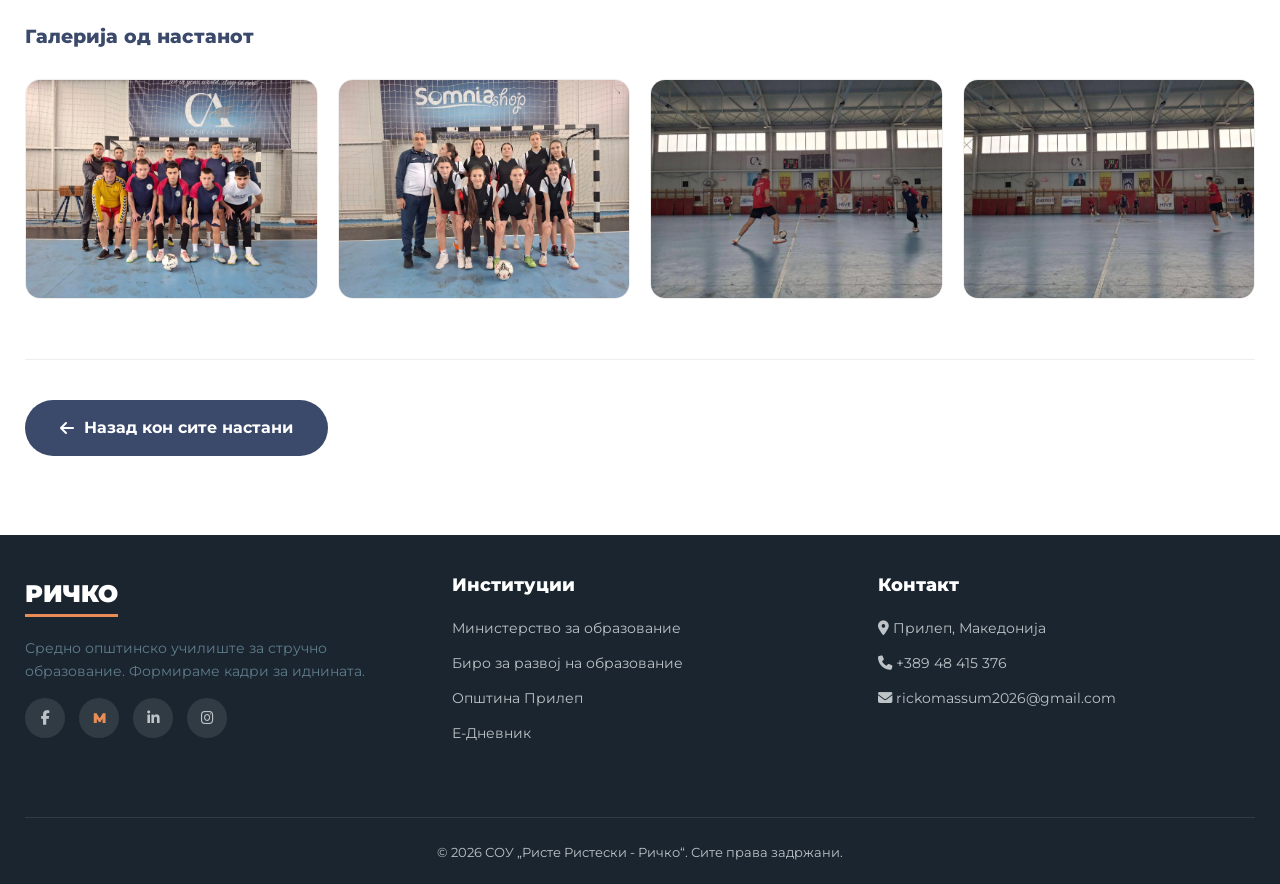
<file: nastan2.html>
<!DOCTYPE html>
<html lang="mk">
<head> 
    <meta charset="UTF-8">
    <meta name="viewport" content="width=device-width, initial-scale=1.0">
    <title>Настан 2 | СОУ „Ристе Ристески - Ричко“</title>
    
    <link href="https://fonts.googleapis.com/css2?family=Montserrat:wght@300;400;500;600;700;800;900&display=swap" rel="stylesheet">
    <link rel="stylesheet" href="https://cdnjs.cloudflare.com/ajax/libs/font-awesome/6.4.0/css/all.min.css">
    <link rel="icon" type="image/x-icon" href="IMAGES/favicon.ico">
    <script src="https://cdn.botpress.cloud/webchat/v3.6/inject.js"></script>
    <script src="https://files.bpcontent.cloud/2026/03/01/15/20260301150014-WPFTWD2L.js" defer></script>
    <link rel="stylesheet" href="CSS/global.css">
    <link rel="stylesheet" href="CSS/nastan2.css">
</head>
<body>

    <header>
       <a href="index.html" class="logo-badge reveal" style="text-decoration: none;">
    <img src="IMAGES/Лого.webp" alt="Лого СОУ Ристе Ристески Ричко">
</a>
        
         <div class="header-title reveal d-100">
            <strong>СОУ „Ристе Ристески</strong>
            <span>- Ричко“</span>
        </div> 

        
        <nav>
            <ul class="nav-menu" id="nav-menu">
                <li><a href="index.html" class="nav-link">Почетна</a></li>
               <li class="reveal d-100 dropdown">
            <a href="zaNas.html" class="nav-link">За нас <i class="fas fa-caret-down"></i></a>
            <ul class="dropdown-menu">
                <li><a href="zaNas.html#history">Историјат</a></li>
                <li><a href="zaNas.html#headmaster">Административен кадар</a></li>
                <li><a href="zaNas.html#teachers">Наставен кадар</a></li>
            </ul>
        </li>
                <li><a href="nastani.html" class="nav-link active">Настани</a></li>
                <li><a href="struki.html" class="nav-link">Квалификации и сектори</a></li>
                <li><a href="index.html#kontakt" class="nav-link">Контакт</a></li>
            </ul>
        </nav>

        <div class="hamburger" onclick="toggleMenu()">
            <i class="fas fa-bars"></i>
        </div>
    </header>

    <main class="article-main">
        <div class="container">
            
            <div class="article-header reveal">
                <div class="article-meta">
                    <span><i class="far fa-calendar-alt"></i> 25.12.2025</span>
                    <span><i class="fas fa-tag"></i> Спорт</span>
                </div>
                <h1 class="article-title">Зонски натпревари во футсал</h1>
            </div>

            <div class="main-img-wrapper reveal">
                <img src="IMAGES/nastani2.webp" alt="Футсал">
            </div>

            <div class="content-text reveal">
                <p><strong>ГОЛЕМ УСПЕХ НА ЗОНСКИТЕ НАТПРЕВАРИ ВО ФУТСАЛ ЗА РИЧКО ⚽🏆</strong></p>
                <p>На 25.12.2025 година, во салата на СОУ „Ристе Ристески – Ричко“, се одиграа зонските натпревари во футсал во машка конкуренција. 
                    Нашата екипа настапи одлично и убедливо го освои првото место, забележувајќи победи на двата натпревари.</p>
                <p>Екипата беше успешно водена од професорите Илија Ангелески и Христијан Митрески.</p>
                <p>На 26.12.2025 г. следуваше уште еден голем успех – прво место на зонските натпревари во женска конкуренција, исто така со две победи.
                Ментор на женската екипа беше Илија Ангелески.</p>
                <p>Честитки до сите учесници за победата, се гордееме со вас и ви посакуваме многу успех и во наредните натпревари🍀</p>
            </div>

            <h3 class="reveal" style="margin-bottom:30px; color:var(--ricko-blue); font-weight:800;">Галерија од настанот</h3>
            <div class="gallery-grid reveal">
                <div class="gallery-item"><img src="IMAGES/nastani2.webp" alt="Фото"></div>
                <div class="gallery-item"><img src="IMAGES/futsal.webp" alt="Фото 1"></div>
                <div class="gallery-item"><img src="IMAGES/futsal2.webp" alt="Фото 2"></div>
                <div class="gallery-item"><img src="IMAGES/futsal3.webp" alt="Фото 3"></div>
            </div>

            <div class="back-nav reveal">
                <a href="nastani.html" class="btn-back">
                    <i class="fas fa-arrow-left"></i> Назад кон сите настани
                </a>
            </div>

        </div>
    </main>

    <footer>
        <div class="container">
            <div class="footer-grid">
                <div>
                    <div class="footer-logo">РИЧКО</div>
                    <p>Средно општинско училиште за стручно образование. Формираме кадри за иднината.</p>
                    <div class="social-icons">
                        <a href="https://www.facebook.com/rickoedumk" target="_blank"><i class="fab fa-facebook-f"></i></a>
                        <a href="https://www.facebook.com/mladinskaricko" class="social-logo-btn" target="_blank"><i class="r-symbol">M</i></a>
                        <a href="https://mk.linkedin.com/company/rickoedumk" target="_blank"><i class="fab fa-linkedin-in"></i></a>
                        <a href="https://www.instagram.com/u.u.z_ricko?igsh=YXB3cnBxc3ljbzF0" target="_blank"><i class="fab fa-instagram"></i></a>
                    </div>
                </div>
                
                <div>
                    <h5 style="color:#fff; margin-bottom:20px;font-size: large;">Институции</h5>
                    <ul class="footer-links">
                        <li><a href="https://mon.gov.mk/" target="_blank">Министерство за образование</a></li>
                        <li><a href="https://bro.gov.mk/" target="_blank">Биро за развој на образование</a></li>
                        <li><a href="https://www.prilep.gov.mk/" target="_blank">Општина Прилеп</a></li>
                        <li><a href="https://ednevnik.edu.mk/" target="_blank">Е-Дневник</a></li>
                    </ul>
                </div>

                <div>
                    <h5 style="color:#fff; margin-bottom:20px; font-size: large;">Контакт</h5>
                    <ul class="footer-links">
                        <li><i class="fas fa-map-marker-alt"></i> Прилеп, Македонија</li>
                        <li><i class="fas fa-phone"></i> +389 48 415 376</li>
                        <li><i class="fas fa-envelope"></i> &#114;&#105;&#099;&#107;&#111;&#109;&#097;&#115;&#115;&#117;&#109;&#050;&#048;&#050;&#054;&#064;&#103;&#109;&#097;&#105;&#108;&#046;&#099;&#111;&#109;</li>
                        
                    </ul>
                </div>
            </div>
            
            <div class="copyright">
                &copy; 2026 СОУ „Ристе Ристески - Ричко“. Сите права задржани.
            </div>
        </div>
    </footer>

    <script src="app.js"></script>
</body>
</html>
</file>
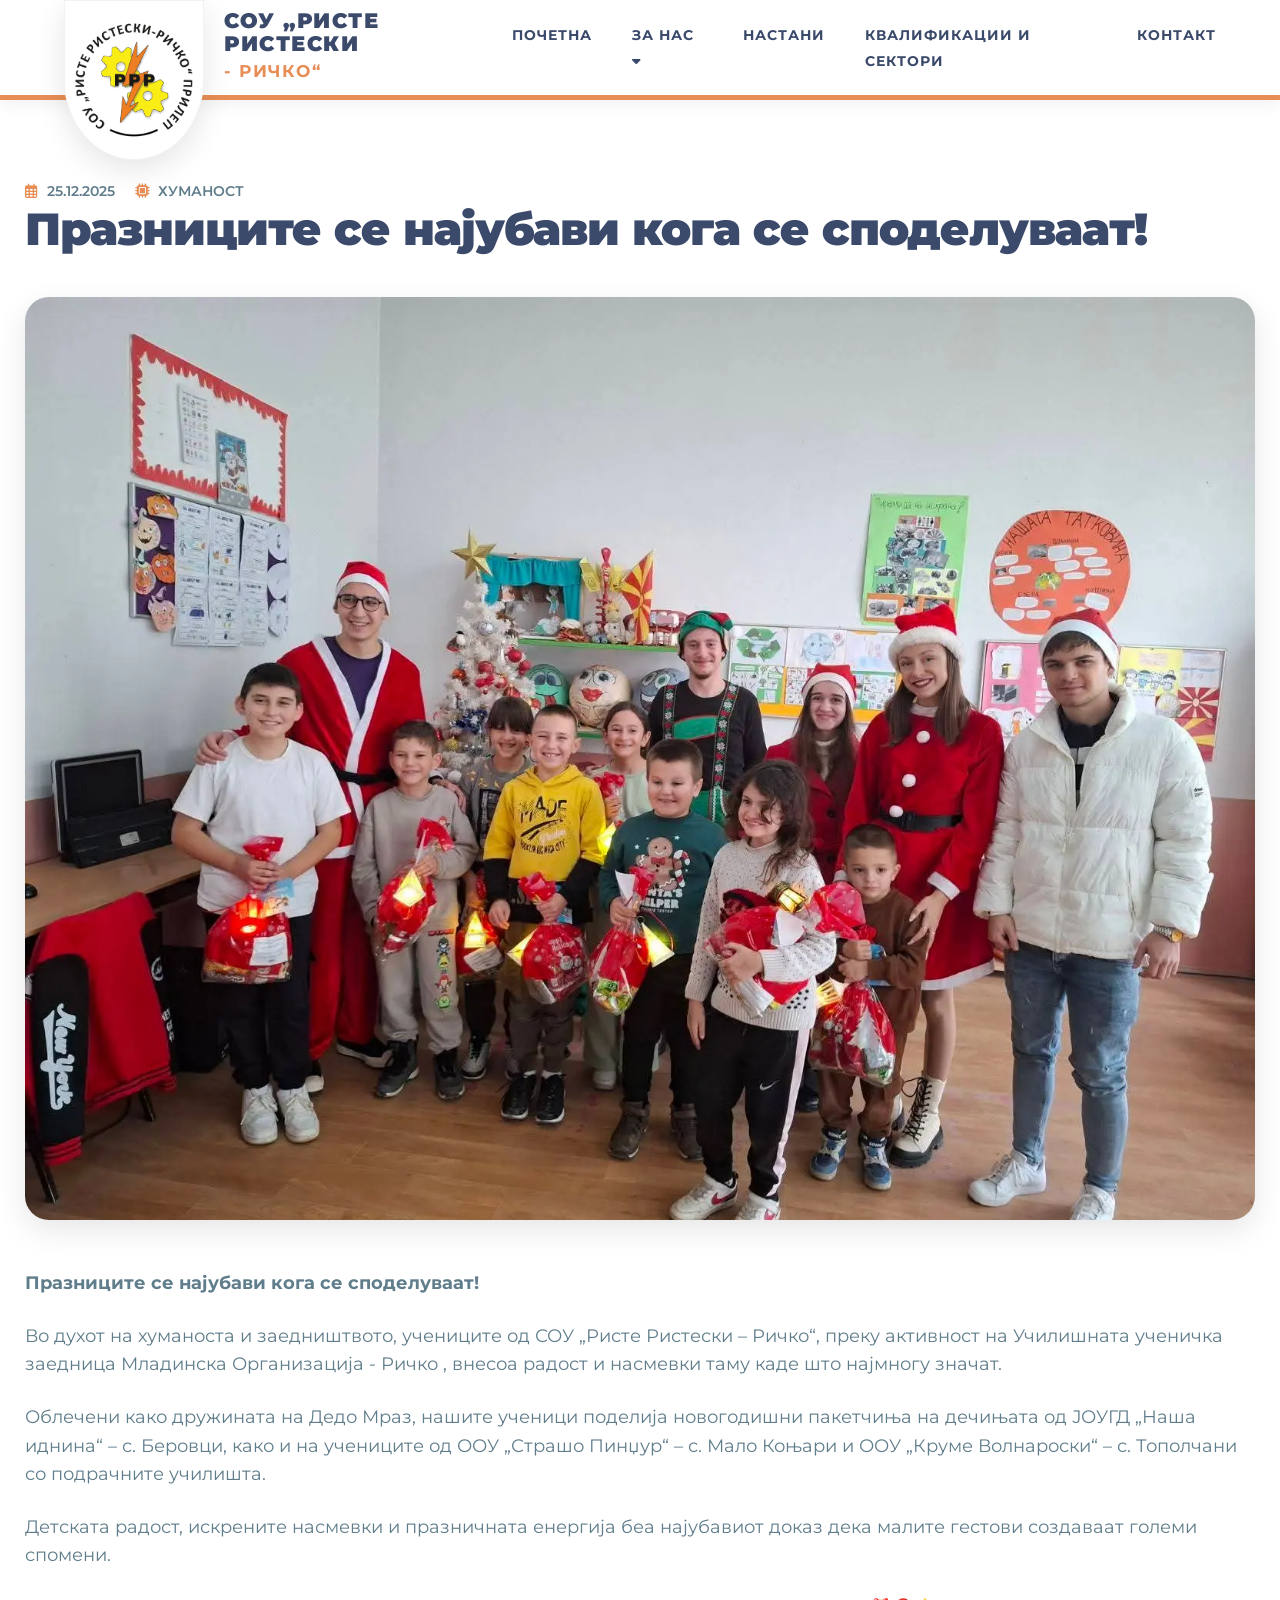
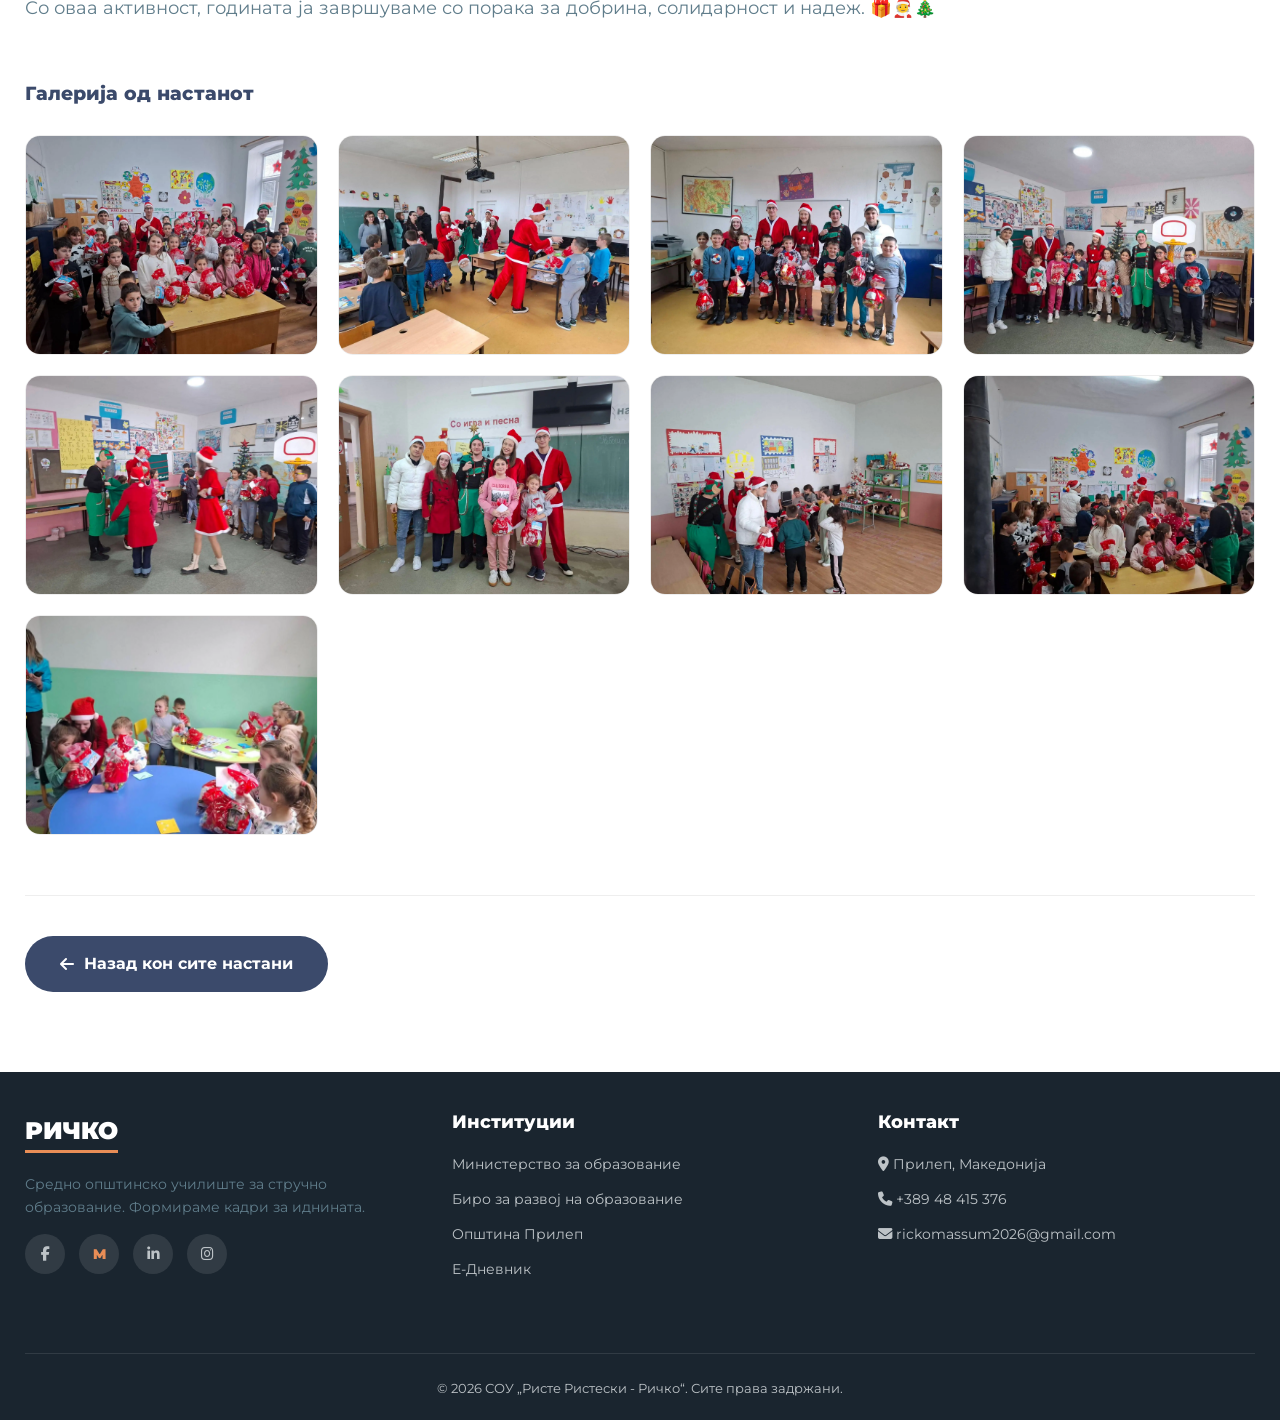
<file: nastan3.html>
<!DOCTYPE html>
<html lang="mk">
<head> 
    <meta charset="UTF-8"> 
    <meta name="viewport" content="width=device-width, initial-scale=1.0">
    <title>Настан 3 | СОУ „Ристе Ристески - Ричко“</title>  
    
    <link href="https://fonts.googleapis.com/css2?family=Montserrat:wght@300;400;500;600;700;800;900&display=swap" rel="stylesheet">
    <link rel="stylesheet" href="https://cdnjs.cloudflare.com/ajax/libs/font-awesome/6.4.0/css/all.min.css">
    <link rel="icon" type="image/x-icon" href="IMAGES/favicon.ico">
    <script src="https://cdn.botpress.cloud/webchat/v3.6/inject.js"></script>
    <script src="https://files.bpcontent.cloud/2026/03/01/15/20260301150014-WPFTWD2L.js" defer></script>
    <link rel="stylesheet" href="CSS/global.css">
    <link rel="stylesheet" href="CSS/nastan3.css">
</head>
<body>

    <header>
       <a href="index.html" class="logo-badge reveal" style="text-decoration: none;">
    <img src="IMAGES/Лого.webp" alt="Лого СОУ Ристе Ристески Ричко">
</a>

        <div class="header-title reveal d-100">
            <strong>СОУ „Ристе Ристески</strong>
            <span>- Ричко“</span>
        </div> 

        <nav>
            <ul class="nav-menu" id="nav-menu">
                <li class="reveal d-100"><a href="index.html" class="nav-link">Почетна</a></li>
                <li class="reveal d-100 dropdown">
            <a href="zaNas.html" class="nav-link">За нас <i class="fas fa-caret-down"></i></a>
            <ul class="dropdown-menu">
                <li><a href="zaNas.html#history">Историјат</a></li>
                <li><a href="zaNas.html#headmaster">Административен кадар</a></li>
                <li><a href="zaNas.html#teachers">Наставен кадар</a></li>
            </ul>
        </li>
                <li class="reveal d-200"><a href="nastani.html" class="nav-link">Настани</a></li>
                <li class="reveal d-300"><a href="struki.html" class="nav-link">Квалификации и сектори</a></li>
                <li class="reveal d-400"><a href="index.html#kontakt" class="nav-link">Контакт</a></li> 
            </ul>
        </nav>

        <div class="hamburger" onclick="toggleMenu()">
            <i class="fas fa-bars"></i>
        </div>
    </header>

    <main class="article-main">
        <div class="container">
            
            <div class="article-header reveal">
                <div class="article-meta">
                    <span><i class="far fa-calendar-alt"></i> 25.12.2025</span>
                    <span><i class="fas fa-microchip"></i> Хуманост</span>
                </div>
                <h1 class="article-title">Празниците се најубави кога се споделуваат!</h1>
            </div>

            <div class="main-img-wrapper reveal">
                <img src="IMAGES/nastani3.webp" alt="хуманитарна акција">
            </div>

            <div class="content-text reveal">
                <p><strong>Празниците се најубави кога се споделуваат!</strong></p>
                <p>Во духот на хуманоста и заедништвото, учениците од СОУ „Ристе Ристески – Ричко“, преку активност на Училишната ученичка заедница Младинска Организација - Ричко , внесоа радост и насмевки таму каде што најмногу значат.</p>
                <p>Облечени како дружината на Дедо Мраз, нашите ученици поделија новогодишни пакетчиња на дечињата од ЈОУГД „Наша иднина“ – с. Беровци, како и на учениците од ООУ „Страшо Пинџур“ – с. Мало Коњари и ООУ „Круме Волнароски“ – с. Тополчани со подрачните училишта.</p>
                <p>Детската радост, искрените насмевки и празничната енергија беа најубавиот доказ дека малите гестови создаваат големи спомени.</p>
                <p>Со оваа активност, годината ја завршуваме со порака за добрина, солидарност и надеж. 🎁🧑‍🎄🎄</p>
            </div>

           <h3 class="reveal" style="margin-bottom:30px; color:var(--ricko-blue); font-weight:800;">Галерија од настанот</h3>
            <div class="gallery-grid reveal">
                <div class="gallery-item"><img src="IMAGES/koletce1.webp" alt="Фото 1"></div>
                <div class="gallery-item"><img src="IMAGES/koletce2.webp" alt="Фото 2"></div>
                <div class="gallery-item"><img src="IMAGES/koletce3.webp" alt="Фото 3"></div>
                <div class="gallery-item"><img src="IMAGES/koletce4.webp" alt="Фото 4"></div>
                <div class="gallery-item"><img src="IMAGES/koletce5.webp" alt="Фото 5"></div>
                <div class="gallery-item"><img src="IMAGES/koletce6.webp" alt="Фото 6"></div>
                <div class="gallery-item"><img src="IMAGES/koletce7.webp" alt="Фото 7"></div>
                <div class="gallery-item"><img src="IMAGES/koletce8.webp" alt="Фото 8"></div>
                <div class="gallery-item"><img src="IMAGES/koletce9.webp" alt="Фото 9"></div>
            </div> 

            <div class="back-nav reveal">
                <a href="nastani.html" class="btn-back">
                    <i class="fas fa-arrow-left"></i> Назад кон сите настани
                </a>
            </div>

        </div>
    </main>

    <footer>
        <div class="container">
            <div class="footer-grid">
                <div>
                    <div class="footer-logo">РИЧКО</div>
                    <p>Средно општинско училиште за стручно образование. Формираме кадри за иднината.</p>
                    <div class="social-icons">
                        <a href="https://www.facebook.com/rickoedumk" target="_blank"><i class="fab fa-facebook-f"></i></a>
                        <a href="https://www.facebook.com/mladinskaricko" target="_blank"><i class="r-symbol">M</i></a>
                        <a href="https://mk.linkedin.com/company/rickoedumk" target="_blank"><i class="fab fa-linkedin-in"></i></a>
                        <a href="https://www.instagram.com/u.u.z_ricko?igsh=YXB3cnBxc3ljbzF0" target="_blank"><i class="fab fa-instagram"></i></a>
                    </div>
                </div>
                
                <div>
                    <h5 style="color:#fff; margin-bottom:20px;font-size: large;">Институции</h5>
                    <ul class="footer-links">
                        <li><a href="https://mon.gov.mk/" target="_blank">Министерство за образование</a></li>
                        <li><a href="https://bro.gov.mk/" target="_blank">Биро за развој на образование</a></li>
                        <li><a href="https://www.prilep.gov.mk/" target="_blank">Општина Прилеп</a></li>
                        <li><a href="https://ednevnik.edu.mk/" target="_blank">Е-Дневник</a></li>
                    </ul>
                </div>

                <div>
                    <h5 style="color:#fff; margin-bottom:20px;font-size: large;">Контакт</h5>
                    <ul class="footer-links">
                        <li><i class="fas fa-map-marker-alt"></i> Прилеп, Македонија</li>
                        <li><i class="fas fa-phone"></i> +389 48 415 376</li>
                        <li><i class="fas fa-envelope"></i> &#114;&#105;&#099;&#107;&#111;&#109;&#097;&#115;&#115;&#117;&#109;&#050;&#048;&#050;&#054;&#064;&#103;&#109;&#097;&#105;&#108;&#046;&#099;&#111;&#109;</li>
                       
                    </ul>
                </div>
            </div>
            
            <div class="copyright">
                © 2026 СОУ „Ристе Ристески - Ричко“. Сите права задржани.
            </div>
        </div>
    </footer>
<script src="app.js"></script>
</body>
</html>
</file>
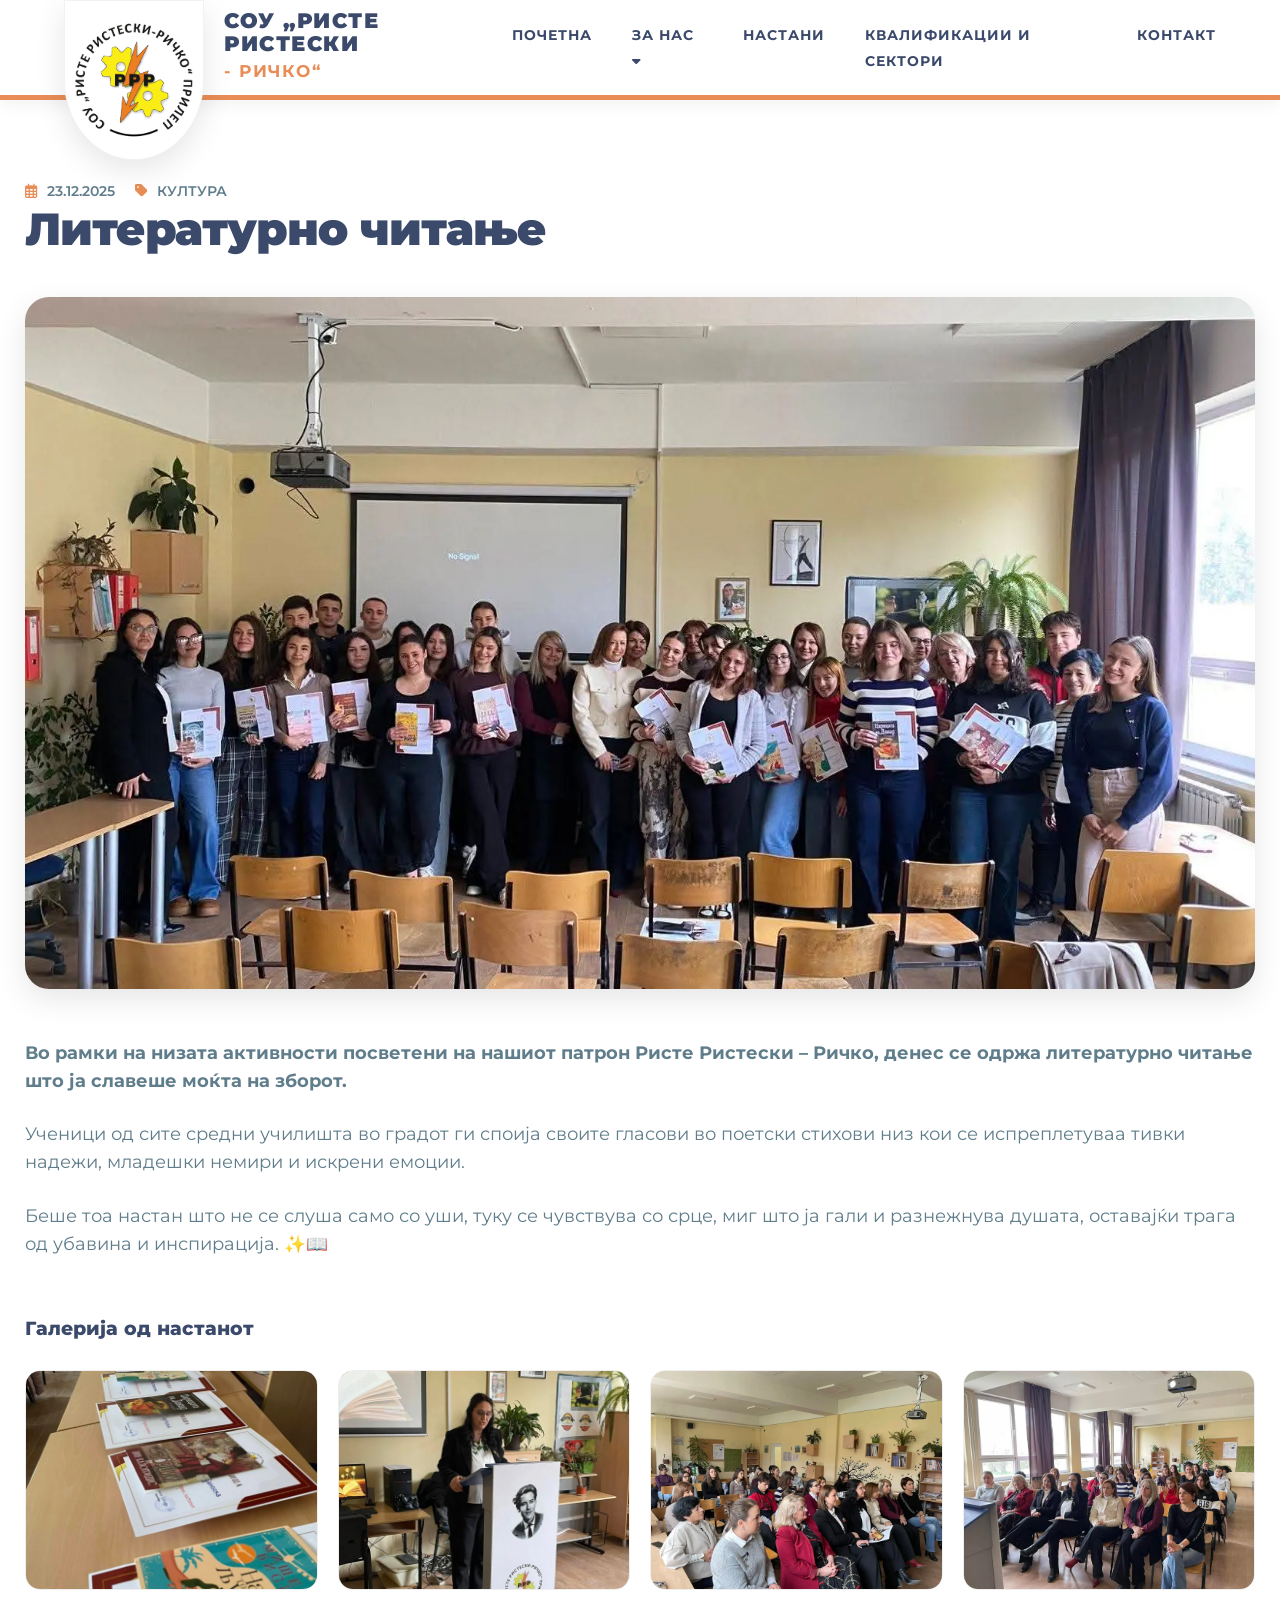
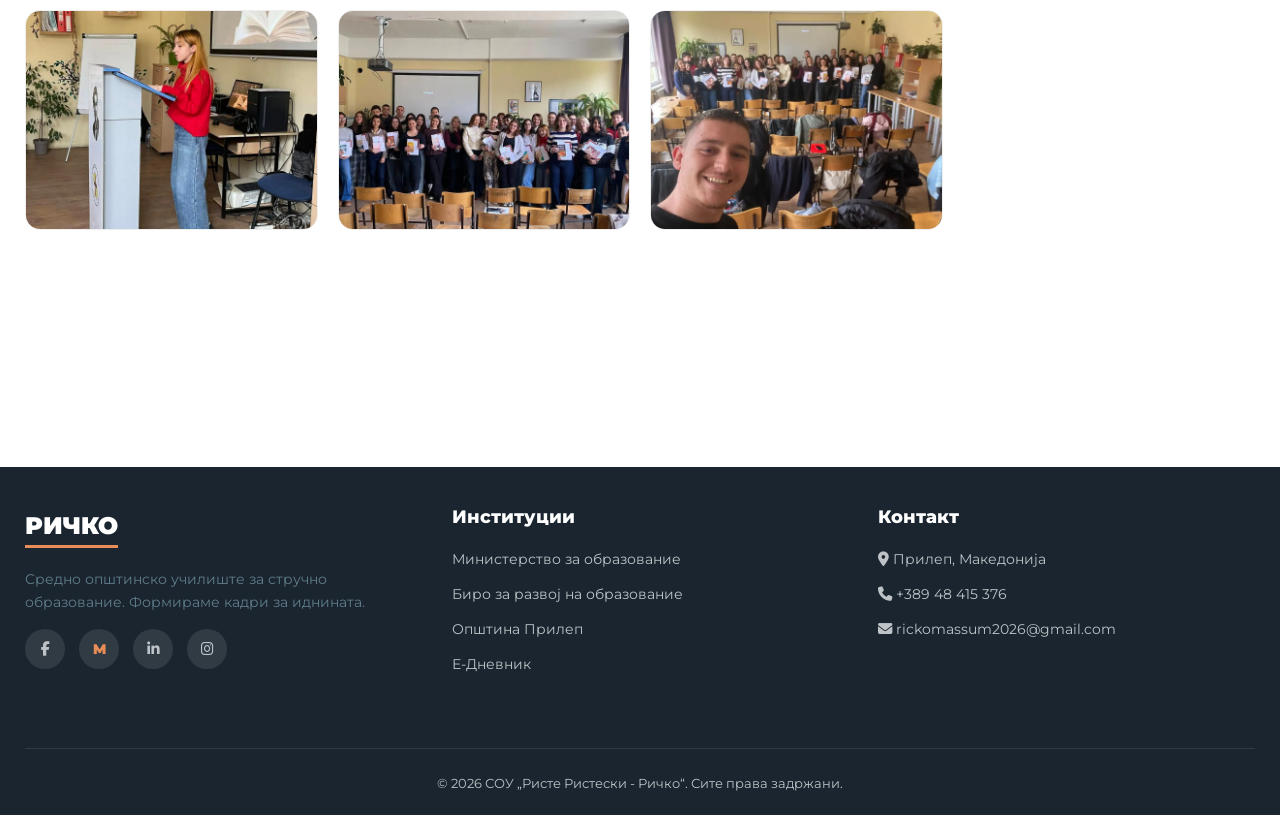
<file: nastan4.html>
<!DOCTYPE html>
<html lang="mk">
<head> 
    <meta charset="UTF-8">
    <meta name="viewport" content="width=device-width, initial-scale=1.0">
    <title>Настан 4 | СОУ „Ристе Ристески - Ричко“</title>
    
    <link href="https://fonts.googleapis.com/css2?family=Montserrat:wght@300;400;500;600;700;800;900&display=swap" rel="stylesheet">
    <link rel="stylesheet" href="https://cdnjs.cloudflare.com/ajax/libs/font-awesome/6.4.0/css/all.min.css">
    <link rel="icon" type="image/x-icon" href="IMAGES/favicon.ico">
    <script src="https://cdn.botpress.cloud/webchat/v3.6/inject.js"></script>
    <script src="https://files.bpcontent.cloud/2026/03/01/15/20260301150014-WPFTWD2L.js" defer></script>
    <link rel="stylesheet" href="CSS/global.css">
    <link rel="stylesheet" href="CSS/nastan4.css">
</head>
<body>

    <header>
       <a href="index.html" class="logo-badge reveal" style="text-decoration: none;">
    <img src="IMAGES/Лого.webp" alt="Лого СОУ Ристе Ристески Ричко">
</a>

        <div class="header-title reveal d-100">
            <strong>СОУ „Ристе Ристески</strong>
            <span>- Ричко“</span>
        </div> 

        <nav>
            <ul class="nav-menu" id="nav-menu">
                <li class="reveal d-100"><a href="index.html" class="nav-link">Почетна</a></li>
                <li class="reveal d-100 dropdown">
            <a href="zaNas.html" class="nav-link">За нас <i class="fas fa-caret-down"></i></a>
            <ul class="dropdown-menu">
                <li><a href="zaNas.html#history">Историјат</a></li>
                <li><a href="zaNas.html#headmaster">Административен кадар</a></li>
                <li><a href="zaNas.html#teachers">Наставен кадар</a></li>
            </ul>
        </li>
                <li class="reveal d-200"><a href="nastani.html" class="nav-link">Настани</a></li>
                <li class="reveal d-300"><a href="struki.html" class="nav-link">Квалификации и сектори</a></li>
                <li class="reveal d-400"><a href="index.html#kontakt" class="nav-link">Контакт</a></li>
            </ul>
        </nav>

        <div class="hamburger" onclick="toggleMenu()">
            <i class="fas fa-bars"></i>
        </div>
    </header>

    <main class="article-main">
        <div class="container">
            
            <div class="article-header reveal">
                <div class="article-meta">
                    <span><i class="far fa-calendar-alt"></i> 23.12.2025</span>
                    <span><i class="fas fa-tag"></i> Култура</span>
                </div>
                <h1 class="article-title">Литературно читање</h1>
            </div>

            <div class="main-img-wrapper reveal">
                <img src="IMAGES/t.webp" alt="Книги">
            </div>

            <div class="content-text reveal">
                <p><strong>Во рамки на низата активности посветени на нашиот патрон Ристе Ристески – Ричко, денес се одржа литературно читање што ја славеше моќта на зборот.</strong></p>
                <p>Ученици од сите средни училишта во градот ги споија своите гласови во поетски стихови низ кои се испреплетуваа тивки надежи, младешки немири и искрени емоции.</p>
                <p>Беше тоа настан што не се слуша само со уши, туку се чувствува со срце, миг што ја гали и разнежнува душата, оставајќи трага од убавина и инспирација. ✨📖</p>
            </div>

            <h3 class="reveal" style="margin-bottom:30px; color:var(--ricko-blue); font-weight:800;">Галерија од настанот</h3>
            <div class="gallery-grid reveal">
                <div class="gallery-item"><img src="IMAGES/nastani4.webp" alt="Слика 1"></div>
                <div class="gallery-item"><img src="IMAGES/a.webp" alt="Слика "></div>
                <div class="gallery-item"><img src="IMAGES/b.webp" alt="Слика "></div>
                <div class="gallery-item"><img src="IMAGES/c.webp" alt="Слика "></div>
                <div class="gallery-item"><img src="IMAGES/e.webp" alt="Слика "></div>
                <div class="gallery-item"><img src="IMAGES/t.webp" alt="Слика "></div>
                <div class="gallery-item"><img src="IMAGES/u.webp" alt="Слика "></div>
            </div>

            <div class="back-nav reveal">
                <a href="nastani.html" class="btn-back">
                    <i class="fas fa-arrow-left"></i> Назад кон сите настани
                </a>
            </div>

        </div>
    </main>

    <footer>
        <div class="container">
            <div class="footer-grid">
                <div>
                    <div class="footer-logo">РИЧКО</div>
                    <p>Средно општинско училиште за стручно образование. Формираме кадри за иднината.</p>
                    <div class="social-icons">
                        <a href="https://www.facebook.com/rickoedumk"><i class="fab fa-facebook-f"></i></a>
                        <a href="https://www.facebook.com/mladinskaricko"><i class="r-symbol">M</i></a>
                        <a href="https://mk.linkedin.com/company/rickoedumk"><i class="fab fa-linkedin-in"></i></a>
                        <a href="https://www.instagram.com/u.u.z_ricko?igsh=YXB3cnBxc3ljbzF0"><i class="fab fa-instagram"></i></a>
                    </div>
                </div>
                
                <div>
                    <h5 style="color:#fff; margin-bottom:20px;font-size: large;">Институции</h5>
                    <ul class="footer-links">
                        <li><a href="https://mon.gov.mk/">Министерство за образование</a></li>
                        <li><a href="https://bro.gov.mk/">Биро за развој на образование</a></li>
                        <li><a href="https://www.prilep.gov.mk/">Општина Прилеп</a></li>
                        <li><a href="https://ednevnik.edu.mk/">Е-Дневник</a></li>
                    </ul>
                </div>

                <div>
                    <h5 style="color:#fff; margin-bottom:20px;font-size: large;">Контакт</h5>
                    <ul class="footer-links">
                        <li><i class="fas fa-map-marker-alt"></i> Прилеп, Македонија</li>
                        <li><i class="fas fa-phone"></i> +389 48 415 376</li>
                        <li><i class="fas fa-envelope"></i> &#114;&#105;&#099;&#107;&#111;&#109;&#097;&#115;&#115;&#117;&#109;&#050;&#048;&#050;&#054;&#064;&#103;&#109;&#097;&#105;&#108;&#046;&#099;&#111;&#109;</li>
                        
                    </ul>
                </div>
            </div>
            
            <div class="copyright">
                © 2026 СОУ „Ристе Ристески - Ричко“. Сите права задржани.
            </div>
        </div>
    </footer>

   <script src="app.js"></script>
</body>
</html>
</file>
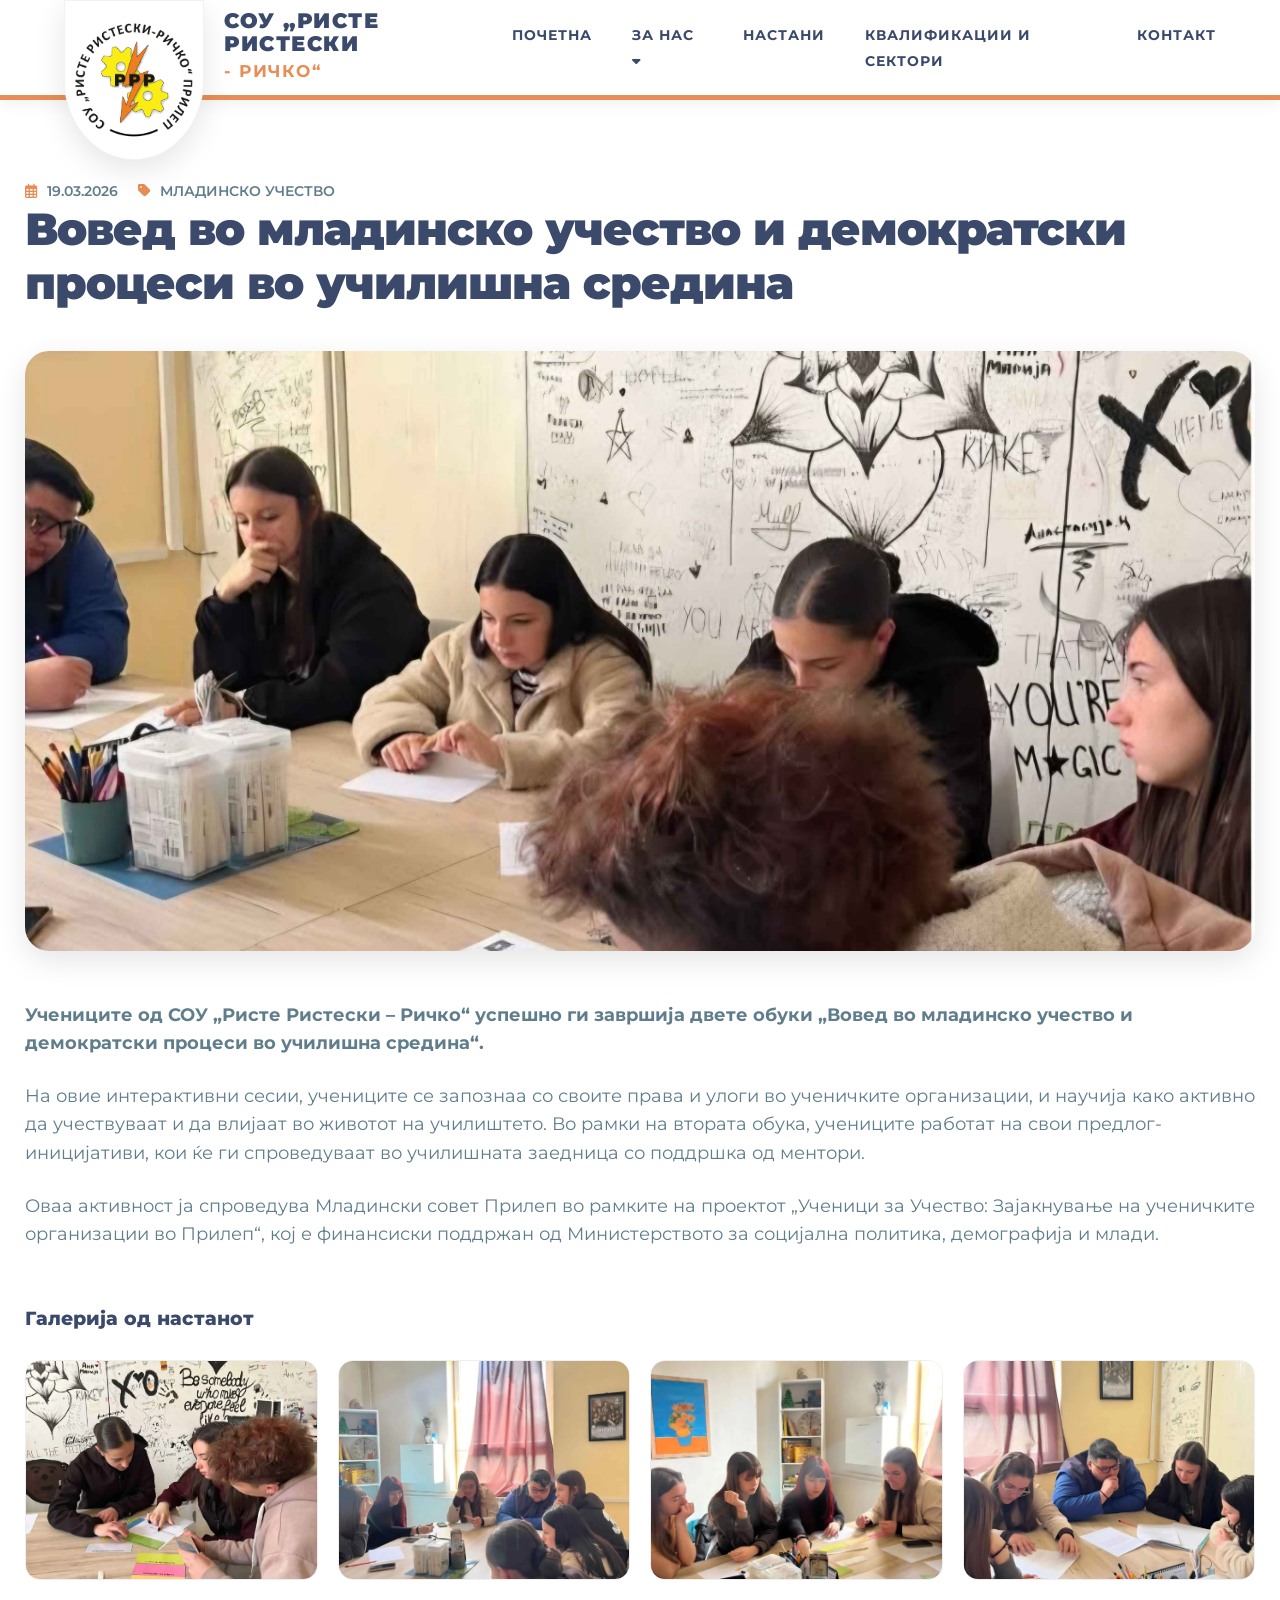
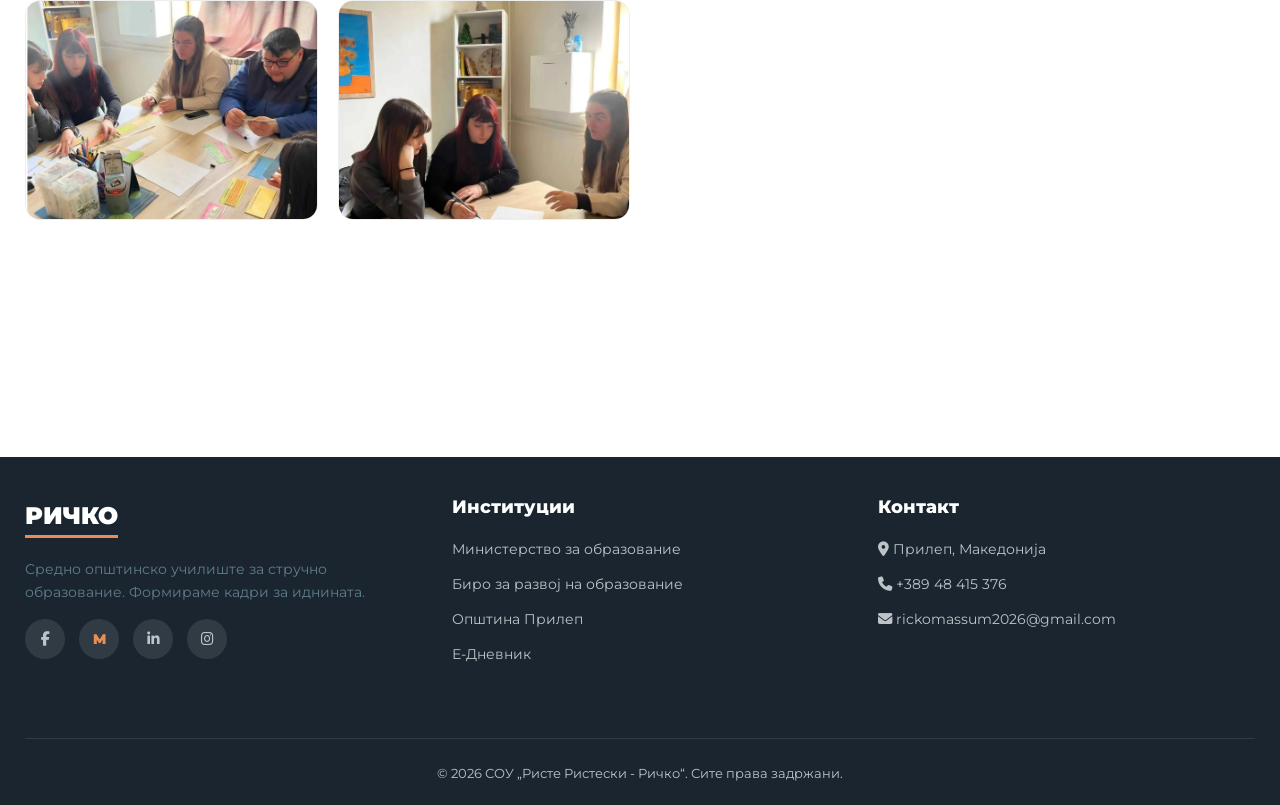
<file: nastan5.html>
<!DOCTYPE html> 
<html lang="mk">
<head> 
    <meta charset="UTF-8">
    <meta name="viewport" content="width=device-width, initial-scale=1.0">
    <title>Настан 5 | СОУ „Ристе Ристески - Ричко“</title>
    
    <link href="https://fonts.googleapis.com/css2?family=Montserrat:wght@300;400;500;600;700;800;900&display=swap" rel="stylesheet">
    <link rel="stylesheet" href="https://cdnjs.cloudflare.com/ajax/libs/font-awesome/6.4.0/css/all.min.css">
    <link rel="icon" type="image/x-icon" href="IMAGES/favicon.ico">
    <script src="https://cdn.botpress.cloud/webchat/v3.6/inject.js"></script>
    <script src="https://files.bpcontent.cloud/2026/03/01/15/20260301150014-WPFTWD2L.js" defer></script>
    <link rel="stylesheet" href="CSS/global.css">
    <link rel="stylesheet" href="CSS/nastan5.css">
</head>
<body>

    <header>
        <a href="index.html" class="logo-badge reveal">
            <img src="IMAGES/Лого.webp" alt="Лого СОУ Ристе Ристески Ричко">
        </a>

        <div class="header-title reveal d-100">
            <strong>СОУ „Ристе Ристески</strong>
            <span>- Ричко“</span>
        </div> 

        <nav>
            <ul class="nav-menu" id="nav-menu">
                <li class="reveal d-100"><a href="index.html" class="nav-link">Почетна</a></li>
                <li class="reveal d-100 dropdown">
            <a href="zaNas.html" class="nav-link">За нас <i class="fas fa-caret-down"></i></a>
            <ul class="dropdown-menu">
                <li><a href="zaNas.html#history">Историјат</a></li>
                <li><a href="zaNas.html#headmaster">Административен кадар</a></li>
                <li><a href="zaNas.html#teachers">Наставен кадар</a></li>
            </ul>
        </li>
                <li class="reveal d-200"><a href="nastani.html" class="nav-link">Настани</a></li>
                <li class="reveal d-300"><a href="struki.html" class="nav-link">Квалификации и сектори</a></li>
                <li class="reveal d-400"><a href="index.html#kontakt" class="nav-link">Контакт</a></li> 
            </ul>
        </nav>

        <div class="hamburger" onclick="toggleMenu()">
            <i class="fas fa-bars"></i>
        </div>
    </header>

    <main class="article-main">
        <div class="container">
            
            <div class="article-header reveal">
                <div class="article-meta">
                    <span><i class="far fa-calendar-alt"></i> 19.03.2026</span>
                    <span><i class="fas fa-tag"></i> Младинско учество </span>
                </div>
                <h1 class="article-title"> Вовед во младинско учество и демократски процеси во училишна средина</h1>
            </div>

            <div class="main-img-wrapper reveal">
                 <img src="IMAGES/nastan6glavna2.0.jpg" alt="Главна слика">
            </div>

            <div class="content-text reveal">
                <p><strong>Учениците од СОУ „Ристе Ристески – Ричко“ успешно ги завршија двете обуки „Вовед во младинско учество и 
                    демократски процеси во училишна средина“.</strong></p>
                <p>На овие интерактивни сесии, учениците се запознаа со своите права и улоги во ученичките организации, 
                    и научија како активно да учествуваат и да влијаат во животот на училиштето. Во рамки на втората обука, 
                    учениците работат на свои предлог-иницијативи, 
                    кои ќе ги спроведуваат во училишната заедница со поддршка од ментори.</p>
                <p>​Оваа активност ја спроведува Младински совет Прилеп во рамките на проектот „Ученици за Учество: 
                    Зајакнување на ученичките организации во Прилеп“,
                     кој е финансиски поддржан од Министерството за социјална политика, демографија и млади.</p>
            </div>

            <h3 class="reveal" style="margin-bottom:30px; color:var(--ricko-blue); font-weight:800;">Галерија од настанот</h3>
            <div class="gallery-grid reveal">
              <div class="gallery-item"><img src="IMAGES/nastan5-2.webp" alt="Слика 1"></div>
                <div class="gallery-item"><img src="IMAGES/nastan5-3.webp" alt="Слика 2"></div>
                <div class="gallery-item"><img src="IMAGES/nastan5-4.webp" alt="Слика 3"></div>
                <div class="gallery-item"><img src="IMAGES/nastan5-5.webp" alt="Слика 4"></div>
                <div class="gallery-item"><img src="IMAGES/nastan5-6.webp" alt="Слика 5"></div>
                <div class="gallery-item"><img src="IMAGES/nastan5-7.webp" alt="Слика 6"></div>
            </div>

            <div class="back-nav reveal">
                <a href="nastani.html" class="btn-back">
                    <i class="fas fa-arrow-left"></i> Назад кон сите настани
                </a>
            </div>

        </div>
    </main>

    <footer>
        <div class="container">
            <div class="footer-grid">
                <div>
                    <div class="footer-logo">РИЧКО</div>
                    <p>Средно општинско училиште за стручно образование. Формираме кадри за иднината.</p>
                    <div class="social-icons">
                        <a href="https://www.facebook.com/rickoedumk"><i class="fab fa-facebook-f"></i></a>
                        <a href="https://www.facebook.com/mladinskaricko"><i class="r-symbol">M</i></a>
                        <a href="https://mk.linkedin.com/company/rickoedumk"><i class="fab fa-linkedin-in"></i></a>
                        <a href="https://www.instagram.com/u.u.z_ricko?igsh=YXB3cnBxc3ljbzF0"><i class="fab fa-instagram"></i></a>
                    </div>
                </div>
                
                <div>
                    <h5 style="color:#fff; margin-bottom:20px;font-size: large;">Институции</h5>
                    <ul class="footer-links">
                        <li><a href="https://mon.gov.mk/">Министерство за образование</a></li>
                        <li><a href="https://bro.gov.mk/">Биро за развој на образование</a></li>
                        <li><a href="https://www.prilep.gov.mk/">Општина Прилеп</a></li>
                        <li><a href="https://ednevnik.edu.mk/">Е-Дневник</a></li>
                    </ul>
                </div>

                <div>
                    <h5 style="color:#fff; margin-bottom:20px;font-size: large;">Контакт</h5>
                    <ul class="footer-links">
                        <li><i class="fas fa-map-marker-alt"></i> Прилеп, Македонија</li>
                        <li><i class="fas fa-phone"></i> +389 48 415 376</li>
                        <li><i class="fas fa-envelope"></i> &#114;&#105;&#099;&#107;&#111;&#109;&#097;&#115;&#115;&#117;&#109;&#050;&#048;&#050;&#054;&#064;&#103;&#109;&#097;&#105;&#108;&#046;&#099;&#111;&#109;</li>
                        
                    </ul>
                </div>
            </div>
            
            <div class="copyright">
                © 2026 СОУ „Ристе Ристески - Ричко“. Сите права задржани.
            </div>
        </div>
    </footer>

   <script src="app.js"></script>
</body>
</html>
</file>
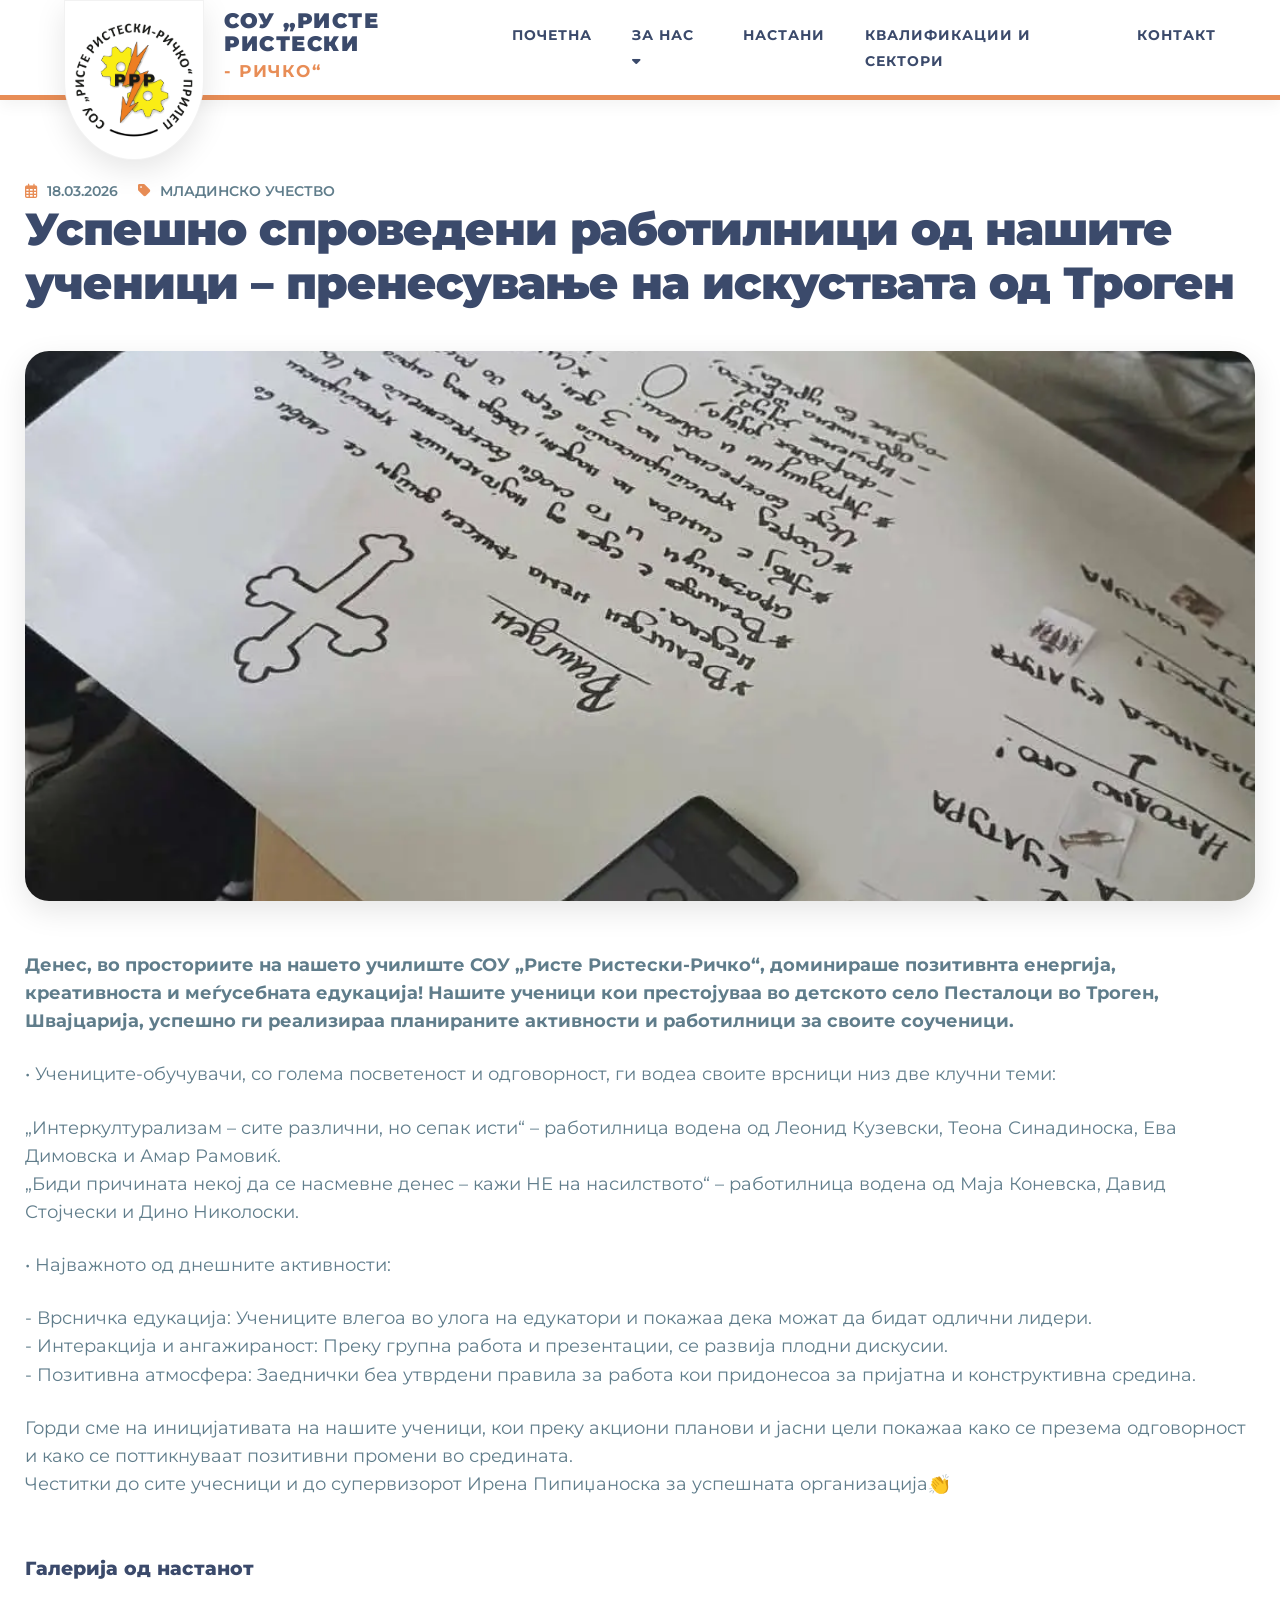
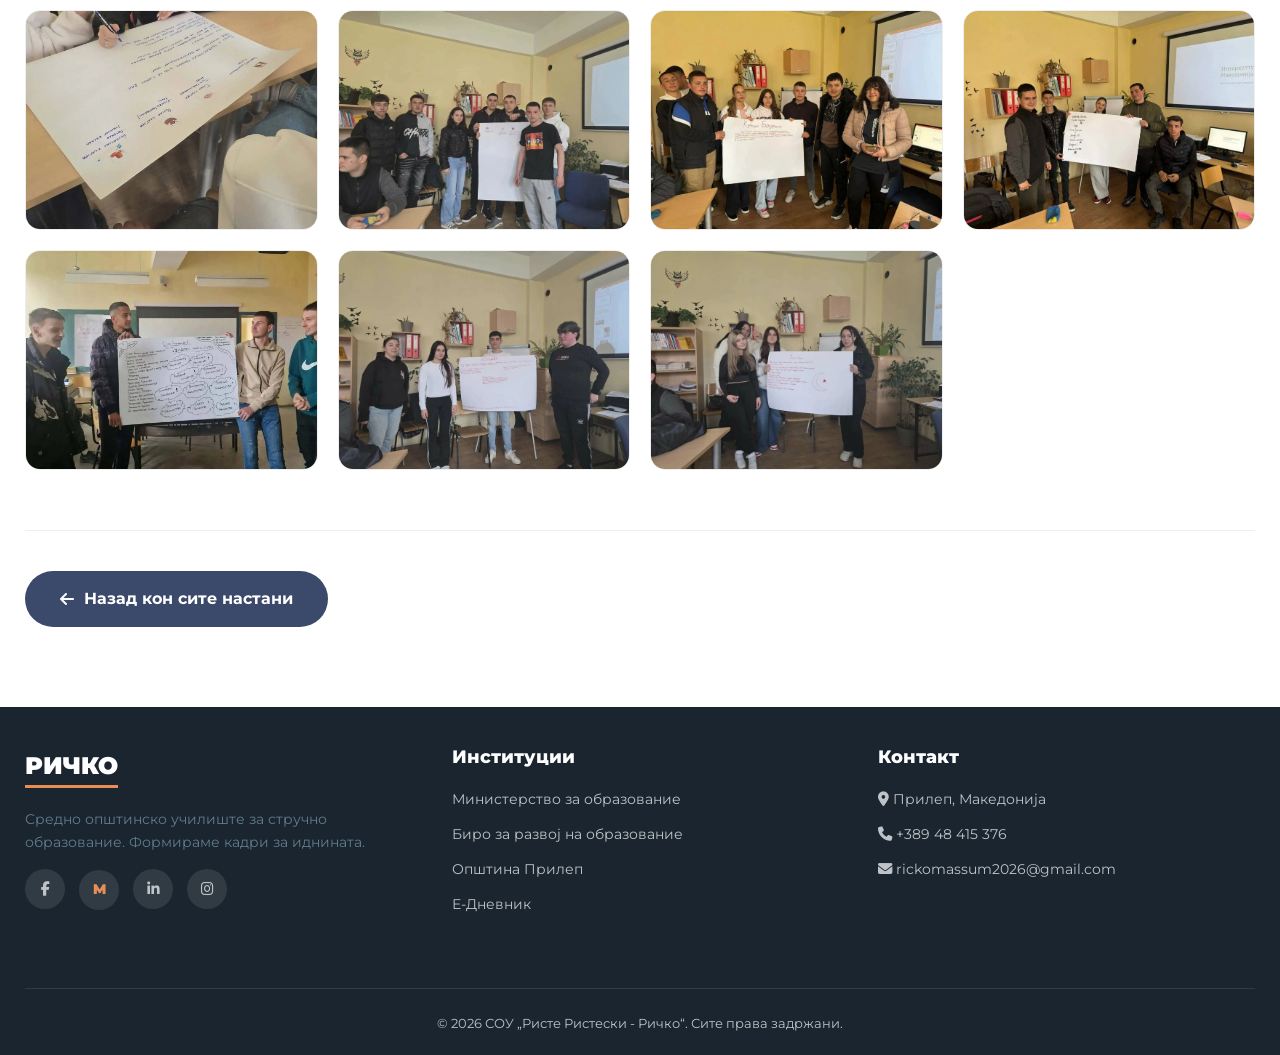
<file: nastan6.html>
<!DOCTYPE html>   
<html lang="mk">
<head> 
    <meta charset="UTF-8">
    <meta name="viewport" content="width=device-width, initial-scale=1.0">
    <title>Настан 6 | СОУ „Ристе Ристески - Ричко“</title>
    
    <link href="https://fonts.googleapis.com/css2?family=Montserrat:wght@300;400;500;600;700;800;900&display=swap" rel="stylesheet">
    <link rel="stylesheet" href="https://cdnjs.cloudflare.com/ajax/libs/font-awesome/6.4.0/css/all.min.css">
    <link rel="icon" type="image/x-icon" href="IMAGES/favicon.ico">
    <script src="https://cdn.botpress.cloud/webchat/v3.6/inject.js"></script>
    <script src="https://files.bpcontent.cloud/2026/03/01/15/20260301150014-WPFTWD2L.js" defer></script>
    <link rel="stylesheet" href="CSS/global.css">
    <link rel="stylesheet" href="CSS/nastan6.css">
</head>
<body>

    <header>
       <a href="index.html" class="logo-badge reveal" style="text-decoration: none;">
    <img src="IMAGES/Лого.webp" alt="Лого СОУ Ристе Ристески Ричко">
</a>

        <div class="header-title reveal d-100">
            <strong>СОУ „Ристе Ристески</strong>
            <span>- Ричко“</span>
        </div> 

        <nav>
            <ul class="nav-menu" id="nav-menu">
                <li class="reveal d-100"><a href="index.html" class="nav-link">Почетна</a></li>
                <li class="reveal d-100 dropdown">
            <a href="zaNas.html" class="nav-link">За нас <i class="fas fa-caret-down"></i></a>
            <ul class="dropdown-menu">
                <li><a href="zaNas.html#history">Историјат</a></li>
                <li><a href="zaNas.html#headmaster">Административен кадар</a></li>
                <li><a href="zaNas.html#teachers">Наставен кадар</a></li>
            </ul>
        </li>
                <li class="reveal d-200"><a href="nastani.html" class="nav-link">Настани</a></li>
                <li class="reveal d-300"><a href="struki.html" class="nav-link">Квалификации и сектори</a></li>
                <li class="reveal d-400"><a href="index.html#kontakt" class="nav-link">Контакт</a></li>
            </ul>
        </nav>

        <div class="hamburger" onclick="toggleMenu()">
            <i class="fas fa-bars"></i>
        </div>
    </header>

    <main class="article-main">
        <div class="container">
            
            <div class="article-header reveal">
                <div class="article-meta">
                    <span><i class="far fa-calendar-alt"></i> 18.03.2026</span>
                    <span><i class="fas fa-tag"></i> Младинско учество</span>
                </div>
                <h1 class="article-title">Успешно спроведени работилници од нашите ученици – пренесување на искуствата од Троген</h1>
            </div>

            <div class="main-img-wrapper reveal">
                <img src="IMAGES/nasta6-2.webp " alt="Слика 0">
            </div>

            <div class="content-text reveal">
                <p><strong>Денес, во просториите на нашето училиште СОУ „Ристе Ристески-Ричко“, доминираше позитивнта енергија, креативноста и меѓусебната едукација!
                 Нашите ученици кои престојуваа во детското село Песталоци во Троген, Швајцарија, успешно ги реализираа планираните активности и работилници за своите соученици.</strong></p>
                <p>• Учениците-обучувачи, со голема посветеност и одговорност, ги водеа своите врсници низ две клучни теми:</p>
                <p>„Интеркултурализам – сите различни, но сепак исти“ – работилница водена од Леонид Кузевски, Теона Синадиноска, Ева Димовска и Амар Рамовиќ. <br>
                   „Биди причината некој да се насмевне денес – кажи НЕ на насилството“ – работилница водена од Маја Коневска, Давид Стојчески и Дино Николоски.
                </p>
                <p>• Најважното од днешните активности:</p>
                <p>- Врсничка едукација: Учениците влегоа во улога на едукатори и покажаа дека можат да бидат одлични лидери. <br>
                - Интеракција и ангажираност: Преку групна работа и презентации, се развија плодни дискусии. <br>
                - Позитивна атмосфера: Заеднички беа утврдени правила за работа кои придонесоа за пријатна и конструктивна средина.</p>
                <p>Горди сме на иницијативата на нашите ученици, кои преку акциони планови и јасни цели покажаа како се презема одговорност и како се поттикнуваат позитивни промени во средината. 
                <br> Честитки до сите учесници и до супервизорот Ирена Пипиџаноска за успешната организација👏</p>
            </div>

            <h3 class="reveal" style="margin-bottom:30px; color:var(--ricko-blue); font-weight:800;">Галерија од настанот</h3>
            <div class="gallery-grid reveal">
                 <div class="gallery-item"><img src="IMAGES/nastan6-1.webp" alt="Слика 1"></div>
                <div class="gallery-item"><img src="IMAGES/nasta6-3.webp" alt="Слика 2"></div>
                <div class="gallery-item"><img src="IMAGES/nasta6-4.webp" alt="Слика 3"></div>
                <div class="gallery-item"><img src="IMAGES/nasta6-5.webp" alt="Слика 4"></div>
                <div class="gallery-item"><img src="IMAGES/nasta6-6.webp" alt="Слика 5"></div>
                <div class="gallery-item"><img src="IMAGES/nasta6-7.webp" alt="Слика 6"></div>
                <div class="gallery-item"><img src="IMAGES/nasta6-8.webp" alt="Слика 7"></div>
            </div>

            <div class="back-nav reveal">
                <a href="nastani.html" class="btn-back">
                    <i class="fas fa-arrow-left"></i> Назад кон сите настани
                </a>
            </div>

        </div>
    </main>

    <footer>
        <div class="container">
            <div class="footer-grid">
                <div>
                    <div class="footer-logo">РИЧКО</div>
                    <p>Средно општинско училиште за стручно образование. Формираме кадри за иднината.</p>
                    <div class="social-icons">
                        <a href="https://www.facebook.com/rickoedumk"><i class="fab fa-facebook-f"></i></a>
                        <a href="https://www.facebook.com/mladinskaricko"><i class="r-symbol">M</i></a>
                        <a href="https://mk.linkedin.com/company/rickoedumk"><i class="fab fa-linkedin-in"></i></a>
                        <a href="https://www.instagram.com/u.u.z_ricko?igsh=YXB3cnBxc3ljbzF0"><i class="fab fa-instagram"></i></a>
                    </div>
                </div>
                
                <div>
                    <h5 style="color:#fff; margin-bottom:20px;font-size: large;">Институции</h5>
                    <ul class="footer-links">
                        <li><a href="https://mon.gov.mk/">Министерство за образование</a></li>
                        <li><a href="https://bro.gov.mk/">Биро за развој на образование</a></li>
                        <li><a href="https://www.prilep.gov.mk/">Општина Прилеп</a></li>
                        <li><a href="https://ednevnik.edu.mk/">Е-Дневник</a></li>
                    </ul>
                </div>

                <div>
                    <h5 style="color:#fff; margin-bottom:20px;font-size: large;">Контакт</h5>
                    <ul class="footer-links">
                        <li><i class="fas fa-map-marker-alt"></i> Прилеп, Македонија</li>
                        <li><i class="fas fa-phone"></i> +389 48 415 376</li>
                        <li><i class="fas fa-envelope"></i> &#114;&#105;&#099;&#107;&#111;&#109;&#097;&#115;&#115;&#117;&#109;&#050;&#048;&#050;&#054;&#064;&#103;&#109;&#097;&#105;&#108;&#046;&#099;&#111;&#109;</li>
                        
                    </ul>
                </div>
            </div>
            
            <div class="copyright">
                © 2026 СОУ „Ристе Ристески - Ричко“. Сите права задржани.
            </div>
        </div>
    </footer>

   <script src="app.js"></script>
</body>
</html>
</file>
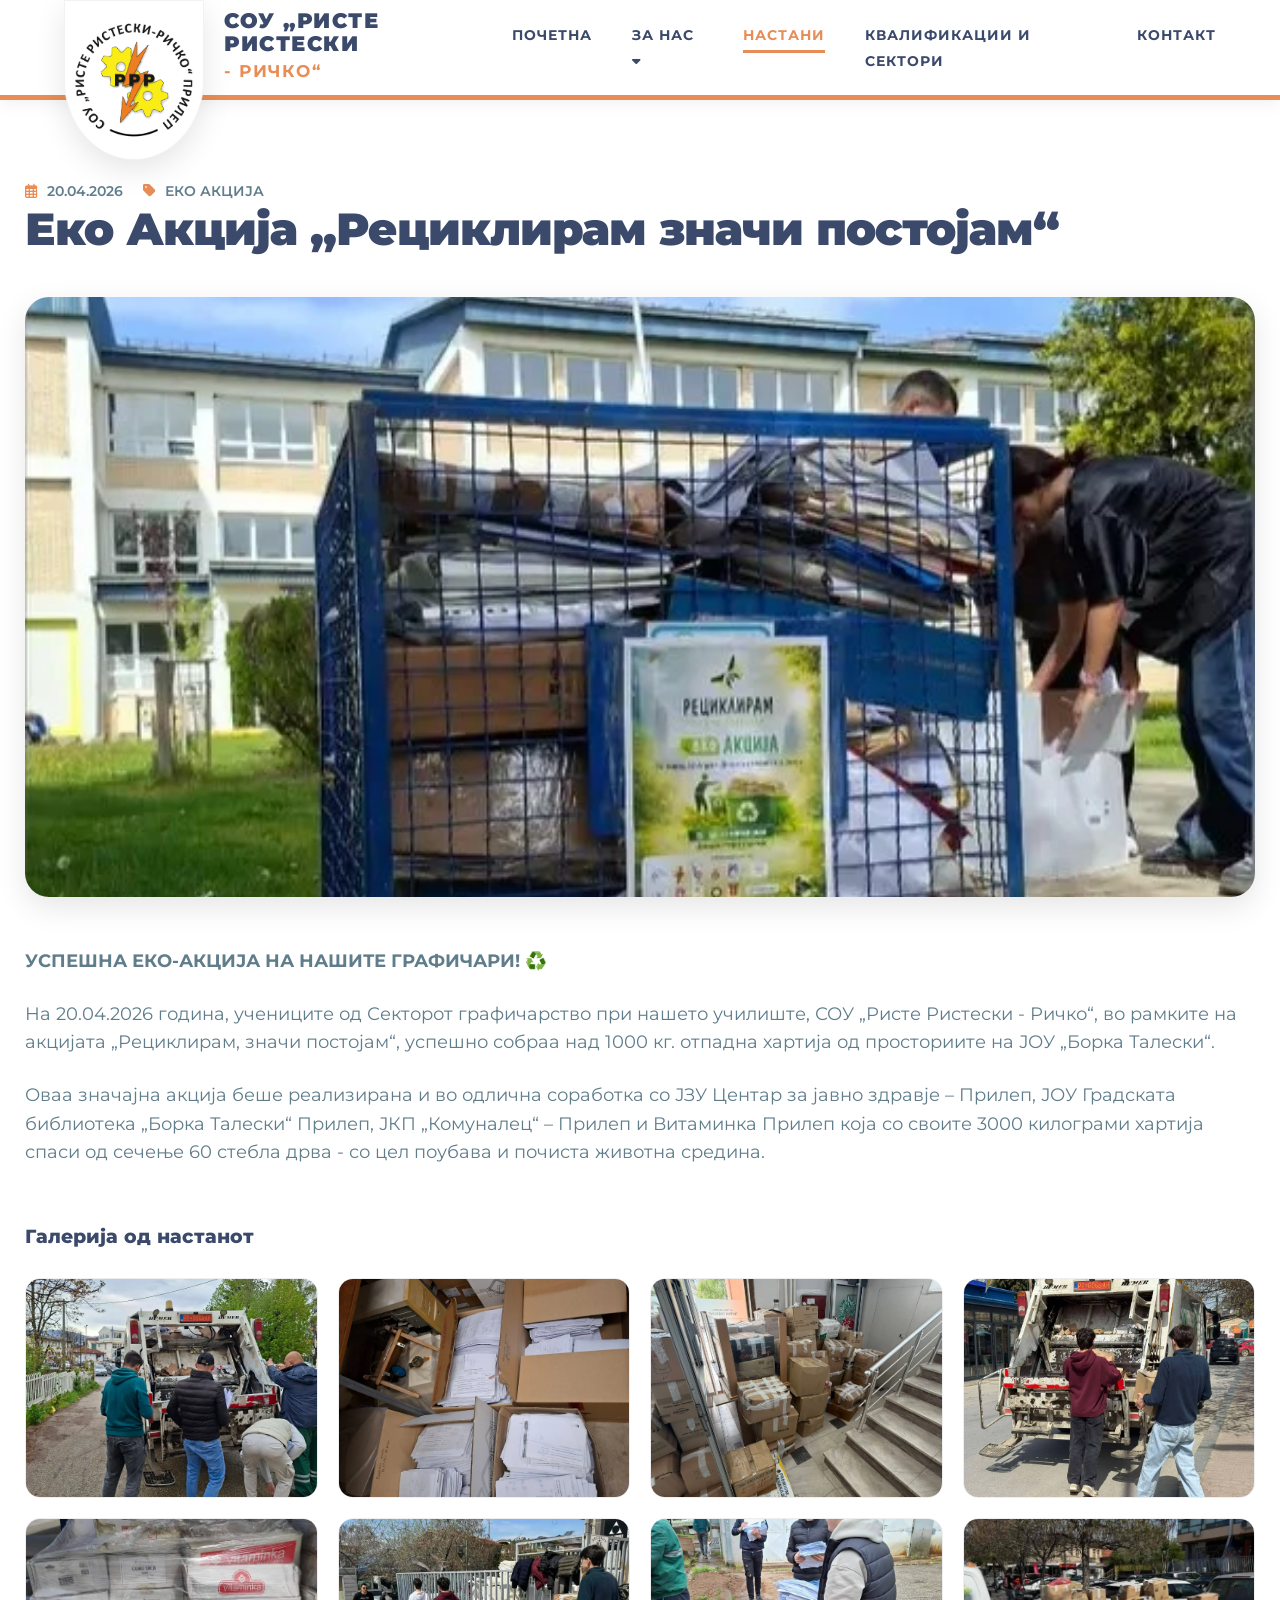
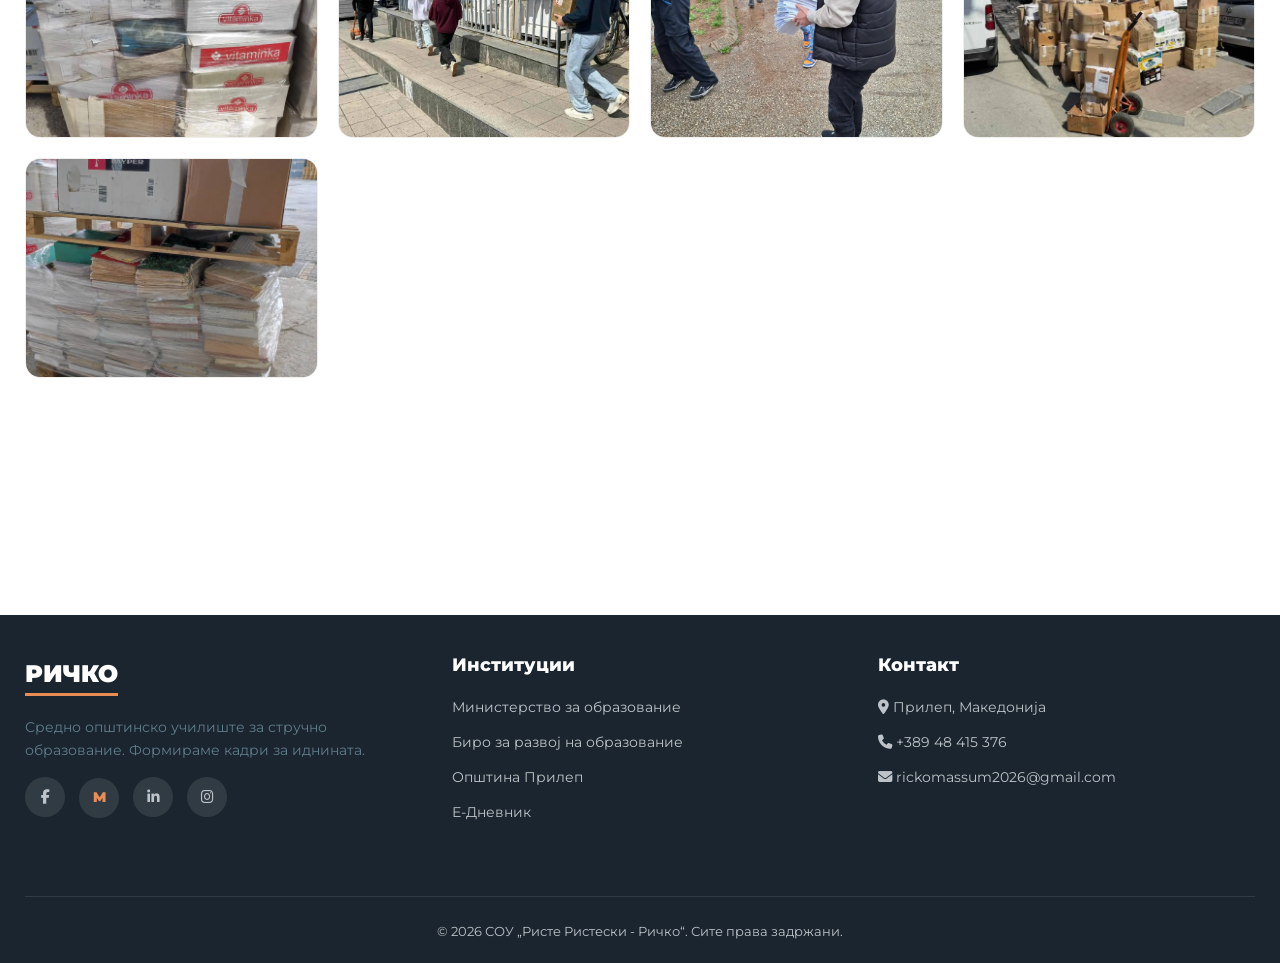
<file: nastan7.html>
<!DOCTYPE html>
<html lang="mk">
<head> 
    <meta charset="UTF-8">
    <meta name="viewport" content="width=device-width, initial-scale=1.0">
    <title>Настан 7 | СОУ „Ристе Ристески - Ричко“</title>
    
    <link href="https://fonts.googleapis.com/css2?family=Montserrat:wght@300;400;500;600;700;800;900&display=swap" rel="stylesheet">
    <link rel="stylesheet" href="https://cdnjs.cloudflare.com/ajax/libs/font-awesome/6.4.0/css/all.min.css">
    <link rel="icon" type="image/x-icon" href="IMAGES/favicon.ico">
    <script src="https://cdn.botpress.cloud/webchat/v3.6/inject.js"></script>
    <script src="https://files.bpcontent.cloud/2026/03/01/15/20260301150014-WPFTWD2L.js" defer></script>
    <link rel="stylesheet" href="CSS/global.css">
    <link rel="stylesheet" href="CSS/nastan7.css">
</head>
<body>

    <header>
       <a href="index.html" class="logo-badge reveal" style="text-decoration: none;">
    <img src="IMAGES/Лого.webp" alt="Лого СОУ Ристе Ристески Ричко">
</a>
        
         <div class="header-title reveal d-100">
            <strong>СОУ „Ристе Ристески</strong>
            <span>- Ричко“</span>
        </div> 

        
        <nav>
            <ul class="nav-menu" id="nav-menu">
                <li><a href="index.html" class="nav-link">Почетна</a></li>
               <li class="reveal d-100 dropdown">
            <a href="zaNas.html" class="nav-link">За нас <i class="fas fa-caret-down"></i></a>
            <ul class="dropdown-menu">
                <li><a href="zaNas.html#history">Историјат</a></li>
                <li><a href="zaNas.html#headmaster">Административен кадар</a></li>
                <li><a href="zaNas.html#teachers">Наставен кадар</a></li>
            </ul>
        </li>
                <li><a href="nastani.html" class="nav-link active">Настани</a></li>
                <li><a href="struki.html" class="nav-link">Квалификации и сектори</a></li>
                <li><a href="index.html#kontakt" class="nav-link">Контакт</a></li>
            </ul>
        </nav>

        <div class="hamburger" onclick="toggleMenu()">
            <i class="fas fa-bars"></i>
        </div>
    </header>

    <main class="article-main">
        <div class="container">
            
            <div class="article-header reveal">
                <div class="article-meta">
                    <span><i class="far fa-calendar-alt"></i> 20.04.2026</span>
                    <span><i class="fas fa-tag"></i> Еко акција</span>
                </div>
                <h1 class="article-title">Еко Акција „Рециклирам значи постојам“</h1>
            </div>

            <div class="main-img-wrapper reveal">
                <img src="IMAGES/nastani7.webp" alt="Еко-акција">
            </div>

            <div class="content-text reveal">
                <p><strong>УСПЕШНА ЕКО-АКЦИЈА НА НАШИТЕ ГРАФИЧАРИ! ♻️</strong></p>
                <p>На 20.04.2026 година, учениците од Секторот графичарство при нашето училиште, СОУ „Ристе Ристески - Ричко“,
                 во рамките на акцијата „Рециклирам, значи постојам“, успешно собраа над 1000 кг. отпадна хартија од просториите на ЈОУ „Борка Талески“.</p>
                <p>Оваа значајна акција беше реализирана и во одлична соработка со ЈЗУ Центар за јавно здравје – Прилеп,
                ЈОУ Градската библиотека „Борка Талески“ Прилеп, ЈКП „Комуналец“ – Прилеп и Витаминка Прилеп која со своите 3000 килограми хартија 
                спаси од сечење 60 стебла дрва - со цел поубава и почиста животна средина.</p>
            </div>

            <h3 class="reveal" style="margin-bottom:30px; color:var(--ricko-blue); font-weight:800;">Галерија од настанот</h3>
            <div class="gallery-grid reveal">
                <div class="gallery-item"><img src="IMAGES/otpad.webp" alt="Фото"></div>
                <div class="gallery-item"><img src="IMAGES/otpad2.webp" alt="Фото 1"></div>
                <div class="gallery-item"><img src="IMAGES/otpad3.webp" alt="Фото 2"></div>
                <div class="gallery-item"><img src="IMAGES/otpad4.webp" alt="Фото 3"></div>
                <div class="gallery-item"><img src="IMAGES/otpad5.webp" alt="Фото 3"></div>
                <div class="gallery-item"><img src="IMAGES/otpad6.webp" alt="Фото 1"></div>
                <div class="gallery-item"><img src="IMAGES/otpad7.webp" alt="Фото 2"></div>
                <div class="gallery-item"><img src="IMAGES/otpad8.webp" alt="Фото 3"></div>
                <div class="gallery-item"><img src="IMAGES/otpad9.webp" alt="Фото 3"></div>
            </div>

            <div class="back-nav reveal">
                <a href="nastani.html" class="btn-back">
                    <i class="fas fa-arrow-left"></i> Назад кон сите настани
                </a>
            </div>

        </div>
    </main>

    <footer>
        <div class="container">
            <div class="footer-grid">
                <div>
                    <div class="footer-logo">РИЧКО</div>
                    <p>Средно општинско училиште за стручно образование. Формираме кадри за иднината.</p>
                    <div class="social-icons">
                        <a href="https://www.facebook.com/rickoedumk" target="_blank"><i class="fab fa-facebook-f"></i></a>
                        <a href="https://www.facebook.com/mladinskaricko" class="social-logo-btn" target="_blank"><i class="r-symbol">M</i></a>
                        <a href="https://mk.linkedin.com/company/rickoedumk" target="_blank"><i class="fab fa-linkedin-in"></i></a>
                        <a href="https://www.instagram.com/u.u.z_ricko?igsh=YXB3cnBxc3ljbzF0" target="_blank"><i class="fab fa-instagram"></i></a>
                    </div>
                </div>
                
                <div>
                    <h5 style="color:#fff; margin-bottom:20px;font-size: large;">Институции</h5>
                    <ul class="footer-links">
                        <li><a href="https://mon.gov.mk/" target="_blank">Министерство за образование</a></li>
                        <li><a href="https://bro.gov.mk/" target="_blank">Биро за развој на образование</a></li>
                        <li><a href="https://www.prilep.gov.mk/" target="_blank">Општина Прилеп</a></li>
                        <li><a href="https://ednevnik.edu.mk/" target="_blank">Е-Дневник</a></li>
                    </ul>
                </div>

                <div>
                    <h5 style="color:#fff; margin-bottom:20px; font-size: large;">Контакт</h5>
                    <ul class="footer-links">
                        <li><i class="fas fa-map-marker-alt"></i> Прилеп, Македонија</li>
                        <li><i class="fas fa-phone"></i> +389 48 415 376</li>
                        <li><i class="fas fa-envelope"></i> &#114;&#105;&#099;&#107;&#111;&#109;&#097;&#115;&#115;&#117;&#109;&#050;&#048;&#050;&#054;&#064;&#103;&#109;&#097;&#105;&#108;&#046;&#099;&#111;&#109;</li>
                        
                    </ul>
                </div>
            </div>
            
            <div class="copyright">
                © 2026 СОУ „Ристе Ристески - Ричко“. Сите права задржани.
            </div>
        </div>
    </footer>

    <script src="app.js"></script>
</body>
</html>
</file>
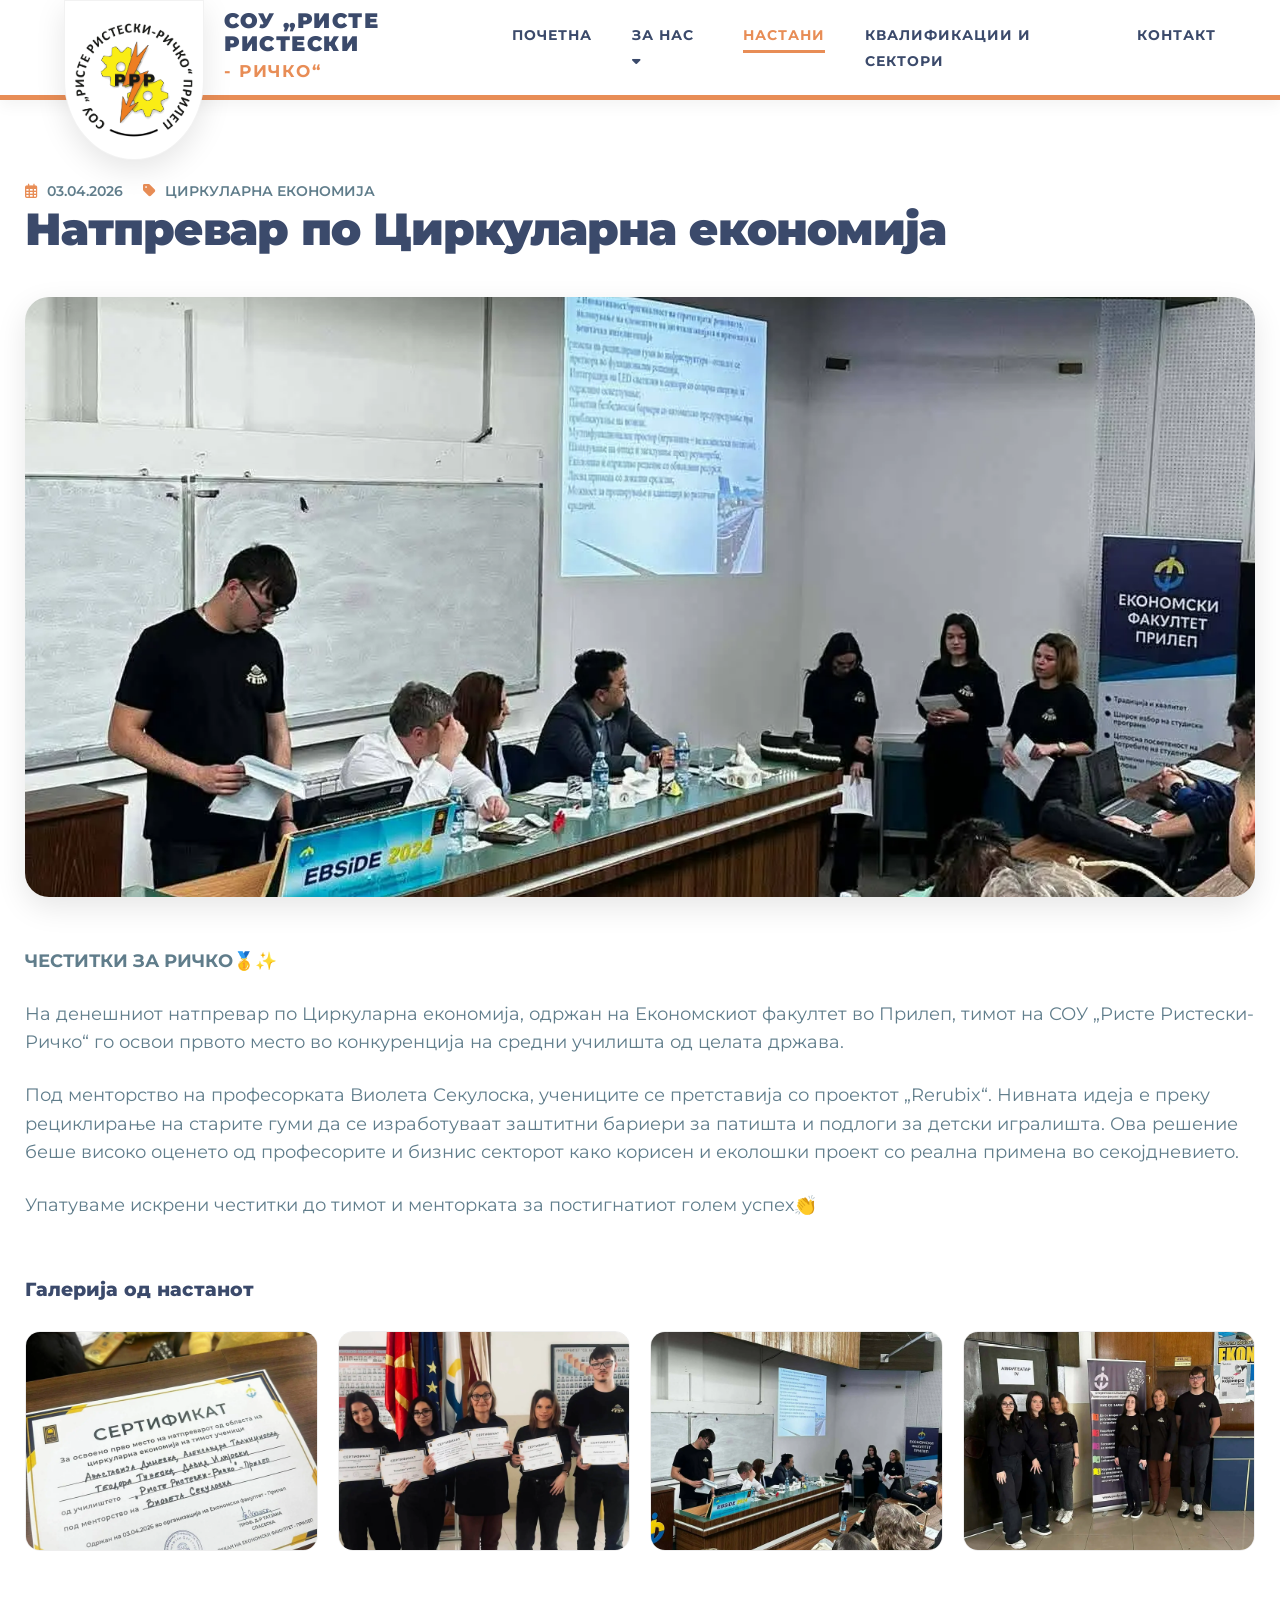
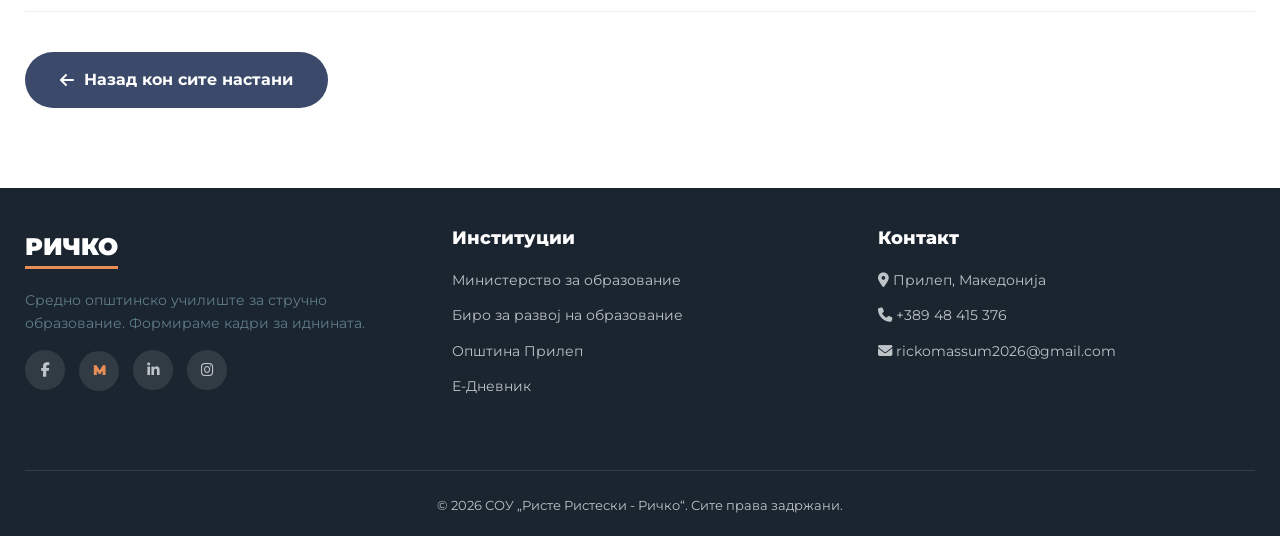
<file: nastan8.html>
<!DOCTYPE html>
<html lang="mk">
<head> 
    <meta charset="UTF-8">
    <meta name="viewport" content="width=device-width, initial-scale=1.0">
    <title>Настан 8 | СОУ „Ристе Ристески - Ричко“</title>
    
    <link href="https://fonts.googleapis.com/css2?family=Montserrat:wght@300;400;500;600;700;800;900&display=swap" rel="stylesheet">
    <link rel="stylesheet" href="https://cdnjs.cloudflare.com/ajax/libs/font-awesome/6.4.0/css/all.min.css">
    <link rel="icon" type="image/x-icon" href="IMAGES/favicon.ico">
    <script src="https://cdn.botpress.cloud/webchat/v3.6/inject.js"></script>
    <script src="https://files.bpcontent.cloud/2026/03/01/15/20260301150014-WPFTWD2L.js" defer></script>
    <link rel="stylesheet" href="CSS/global.css">
    <link rel="stylesheet" href="CSS/nastan8.css">
</head>
<body>

    <header>
       <a href="index.html" class="logo-badge reveal" style="text-decoration: none;">
    <img src="IMAGES/Лого.webp" alt="Лого СОУ Ристе Ристески Ричко">
</a>
        
         <div class="header-title reveal d-100">
            <strong>СОУ „Ристе Ристески</strong>
            <span>- Ричко“</span>
        </div> 

        
        <nav>
            <ul class="nav-menu" id="nav-menu">
                <li><a href="index.html" class="nav-link">Почетна</a></li>
               <li class="reveal d-100 dropdown">
            <a href="zaNas.html" class="nav-link">За нас <i class="fas fa-caret-down"></i></a>
            <ul class="dropdown-menu">
                <li><a href="zaNas.html#history">Историјат</a></li>
                <li><a href="zaNas.html#headmaster">Административен кадар</a></li>
                <li><a href="zaNas.html#teachers">Наставен кадар</a></li>
            </ul>
        </li>
                <li><a href="nastani.html" class="nav-link active">Настани</a></li>
                <li><a href="struki.html" class="nav-link">Квалификации и сектори</a></li>
                <li><a href="index.html#kontakt" class="nav-link">Контакт</a></li>
            </ul>
        </nav>

        <div class="hamburger" onclick="toggleMenu()">
            <i class="fas fa-bars"></i>
        </div>
    </header>

    <main class="article-main">
        <div class="container">
            
            <div class="article-header reveal">
                <div class="article-meta">
                    <span><i class="far fa-calendar-alt"></i> 03.04.2026</span>
                    <span><i class="fas fa-tag"></i> Циркуларна економија</span>
                </div>
                <h1 class="article-title">Натпревар по Циркуларна економија</h1>
            </div>

            <div class="main-img-wrapper reveal">
                <img src="IMAGES/cirkularnaEkonomija1.webp" alt="Циркуларна економија">
            </div>

            <div class="content-text reveal">
                <p><strong>ЧЕСТИТКИ ЗА РИЧКО🥇✨️</strong></p>
                <p>На денешниот натпревар по Циркуларна економија, одржан на Економскиот факултет во Прилеп,
                тимот на СОУ „Ристе Ристески-Ричко“ го освои првото место во конкуренција на средни училишта од целата држава.</p>
                <p>Под менторство на професорката Виолета Секулоска, учениците се претставија со проектот „Rerubix“. Нивната идеја е преку рециклирање на старите гуми
                 да се изработуваат заштитни бариери за патишта и подлоги за детски игралишта. Ова решение беше високо оценето од професорите и бизнис секторот како 
                 корисен и еколошки проект со реална примена во секојдневието.</p>
                <p>Упатуваме искрени честитки до тимот и менторката за постигнатиот голем успех👏</p>
            </div>

            <h3 class="reveal" style="margin-bottom:30px; color:var(--ricko-blue); font-weight:800;">Галерија од настанот</h3>
            <div class="gallery-grid reveal">
                <div class="gallery-item"><img src="IMAGES/cirkularnaEkonomija.webp" alt="Фото"></div>
                <div class="gallery-item"><img src="IMAGES/nastani8.webp" alt="Фото 1"></div>
                <div class="gallery-item"><img src="IMAGES/cirkularnaEkonomija1.webp" alt="Фото 2"></div>
                <div class="gallery-item"><img src="IMAGES/cirkularnaEkonomija2.webp" alt="Фото 3"></div>
            </div>

            <div class="back-nav reveal">
                <a href="nastani.html" class="btn-back">
                    <i class="fas fa-arrow-left"></i> Назад кон сите настани
                </a>
            </div>

        </div>
    </main>

    <footer>
        <div class="container">
            <div class="footer-grid">
                <div>
                    <div class="footer-logo">РИЧКО</div>
                    <p>Средно општинско училиште за стручно образование. Формираме кадри за иднината.</p>
                    <div class="social-icons">
                        <a href="https://www.facebook.com/rickoedumk" target="_blank"><i class="fab fa-facebook-f"></i></a>
                        <a href="https://www.facebook.com/mladinskaricko" class="social-logo-btn" target="_blank"><i class="r-symbol">M</i></a>
                        <a href="https://mk.linkedin.com/company/rickoedumk" target="_blank"><i class="fab fa-linkedin-in"></i></a>
                        <a href="https://www.instagram.com/u.u.z_ricko?igsh=YXB3cnBxc3ljbzF0" target="_blank"><i class="fab fa-instagram"></i></a>
                    </div>
                </div>
                
                <div>
                    <h5 style="color:#fff; margin-bottom:20px;font-size: large;">Институции</h5>
                    <ul class="footer-links">
                        <li><a href="https://mon.gov.mk/" target="_blank">Министерство за образование</a></li>
                        <li><a href="https://bro.gov.mk/" target="_blank">Биро за развој на образование</a></li>
                        <li><a href="https://www.prilep.gov.mk/" target="_blank">Општина Прилеп</a></li>
                        <li><a href="https://ednevnik.edu.mk/" target="_blank">Е-Дневник</a></li>
                    </ul>
                </div>

                <div>
                    <h5 style="color:#fff; margin-bottom:20px; font-size: large;">Контакт</h5>
                    <ul class="footer-links">
                        <li><i class="fas fa-map-marker-alt"></i> Прилеп, Македонија</li>
                        <li><i class="fas fa-phone"></i> +389 48 415 376</li>
                        <li><i class="fas fa-envelope"></i> &#114;&#105;&#099;&#107;&#111;&#109;&#097;&#115;&#115;&#117;&#109;&#050;&#048;&#050;&#054;&#064;&#103;&#109;&#097;&#105;&#108;&#046;&#099;&#111;&#109;</li>
                        
                    </ul>
                </div>
            </div>
            
            <div class="copyright">
                © 2026 СОУ „Ристе Ристески - Ричко“. Сите права задржани.
            </div>
        </div>
    </footer>

    <script src="app.js"></script>
</body>
</html>
</file>
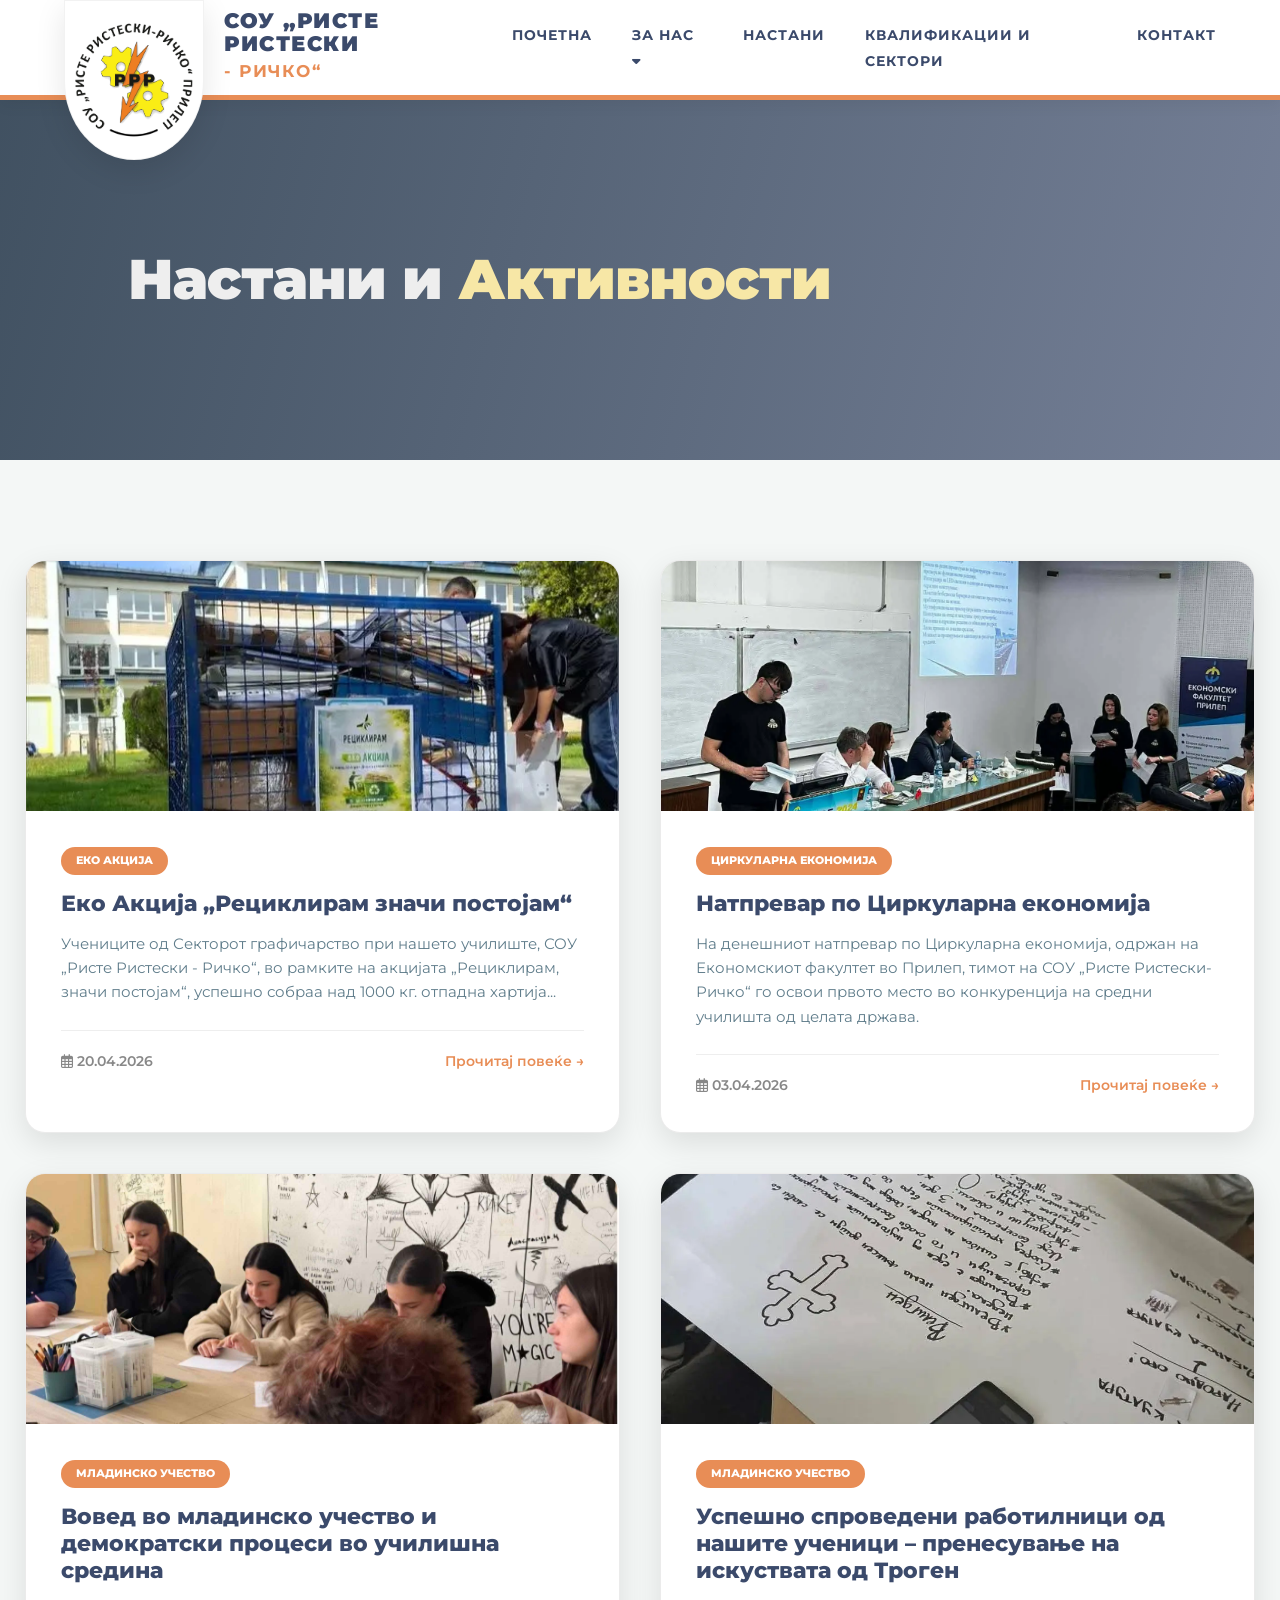
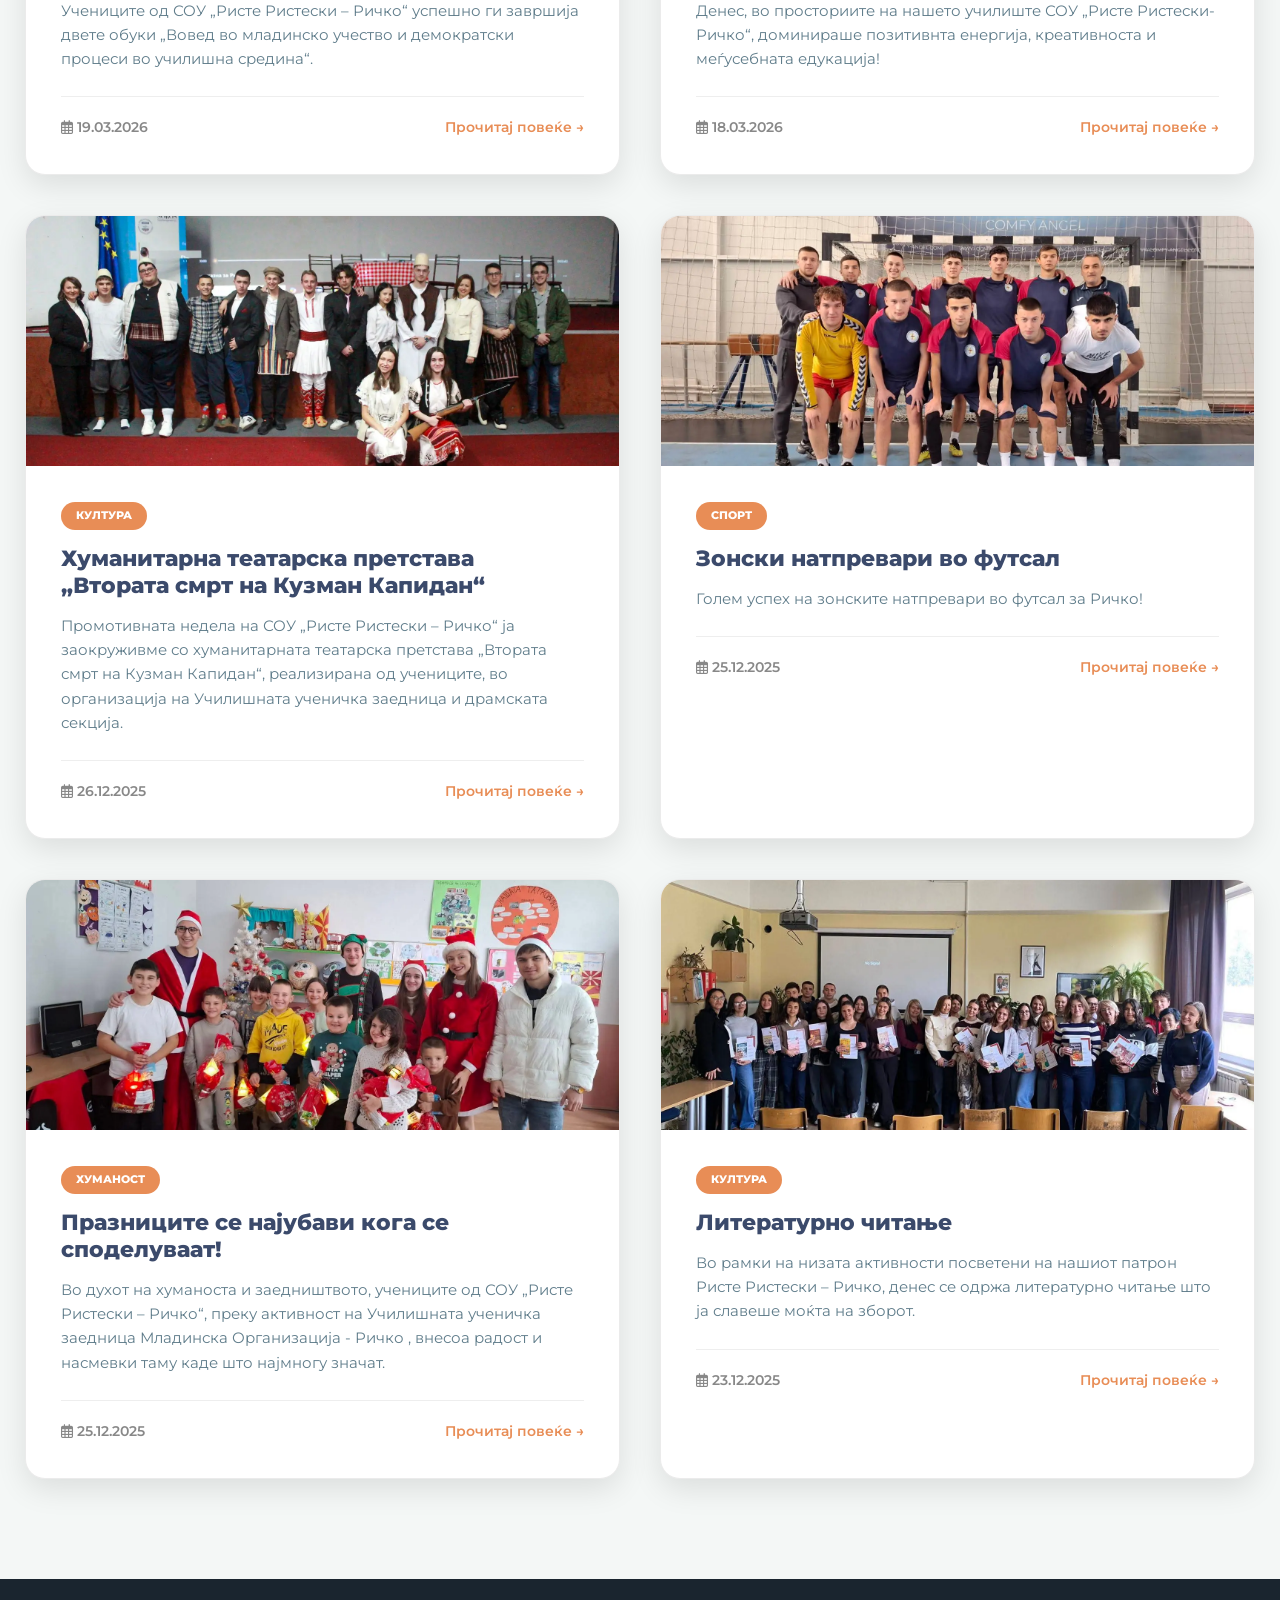
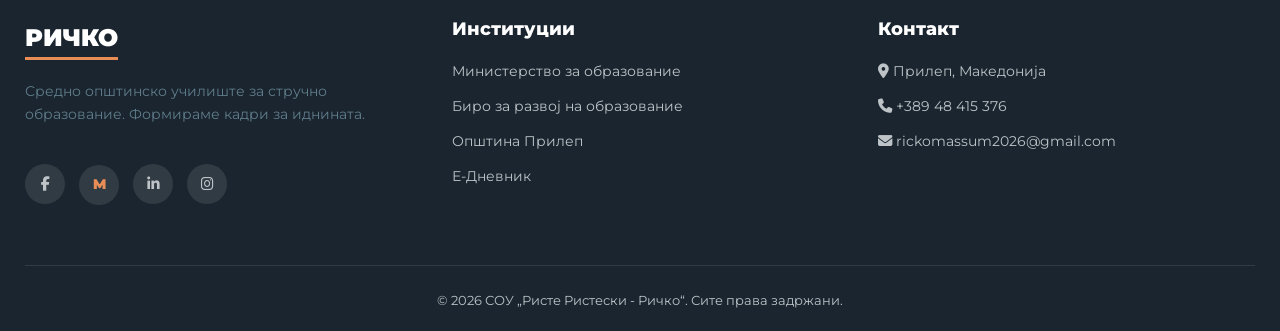
<file: nastani.html>
<!DOCTYPE html>
<html lang="mk">
<head> 
    <meta charset="UTF-8">
    <meta name="viewport" content="width=device-width, initial-scale=1.0">
    <title>Настани | СОУ „Ристе Ристески - Ричко“</title>
    
    <link href="https://fonts.googleapis.com/css2?family=Montserrat:wght@300;400;500;600;700;800;900&family=Open+Sans:wght@400;600&display=swap" rel="stylesheet">
    <link rel="stylesheet" href="https://cdnjs.cloudflare.com/ajax/libs/font-awesome/6.4.0/css/all.min.css">
    <link rel="icon" type="image/x-icon" href="IMAGES/favicon.ico">
    <script src="https://cdn.botpress.cloud/webchat/v3.6/inject.js"></script>
    <script src="https://files.bpcontent.cloud/2026/03/01/15/20260301150014-WPFTWD2L.js" defer></script>
    <link rel="stylesheet" href="CSS/global.css">
    <link rel="stylesheet" href="CSS/nastani.css">
    
</head>
<body>

    <header>
      <a href="index.html" class="logo-badge reveal" style="text-decoration: none;">
    <img src="IMAGES/Лого.webp" alt="Лого СОУ Ристе Ристески Ричко">
</a>
            </div>

        <div class="header-title reveal d-100">
            <strong>СОУ „Ристе Ристески</strong>
            <span>- Ричко“</span>
        </div>

        
        <nav>
            <ul class="nav-menu" id="nav-menu">
                <li class="reveal d-100"><a href="index.html" class="nav-link">Почетна</a></li>
              
                 <li class="reveal d-100 dropdown">
            <a href="zaNas.html" class="nav-link">За нас <i class="fas fa-caret-down"></i></a>
            <ul class="dropdown-menu">
                <li><a href="zaNas.html#history">Историјат</a></li>
                <li><a href="zaNas.html#headmaster">Административен кадар</a></li>
                <li><a href="zaNas.html#teachers">Наставен кадар</a></li>
            </ul>
        </li>
                <li class="reveal d-200"><a href="nastani.html" class="nav-link">Настани</a></li>
                <li class="reveal d-300"><a href="struki.html" class="nav-link">Квалификации и сектори</a></li>
                <li class="reveal d-400"><a href="index.html#kontakt" class="nav-link">Контакт</a></li>
            </ul>
        </nav>

        <div class="hamburger" onclick="toggleMenu()">
            <i class="fas fa-bars"></i>
        </div>
    </header>

    <section class="sub-hero">
        <div class="hero-content reveal">
            <h1>Настани и <span>Активности</span></h1>
        </div>
    </section>

    <section class="events-archive">
        <div class="container">
            <div class="events-grid">

                <article class="event-card reveal d-100">
                    <div class="card-img">
                        <img src="IMAGES/nastani7.webp" alt="еко-акција">
                    </div>
                    <div class="card-body">
                        <span class="card-tag">Еко акција</span>
                        <h3 class="card-title">Еко Акција „Рециклирам значи постојам“</h3>
                        <p class="card-text">Учениците од Секторот графичарство при нашето училиште, СОУ „Ристе Ристески - Ричко“,
                        во рамките на акцијата „Рециклирам, значи постојам“, успешно собраа над 1000 кг. отпадна хартија...</p>
                        <div class="card-footer">
                            <span><i class="far fa-calendar-alt"></i> 20.04.2026</span>
                            <a href="nastan7.html" style="color:var(--orange)">Прочитај повеќе →</a>
                        </div>
                    </div>
                </article>

                <article class="event-card reveal d-100">
                    <div class="card-img">
                        <img src="IMAGES/cirkularnaEkonomija1.webp" alt="циркуларна економија">
                    </div>
                    <div class="card-body">
                        <span class="card-tag">Циркуларна економија</span>
                        <h3 class="card-title">Натпревар по Циркуларна економија</h3>
                        <p class="card-text">На денешниот натпревар по Циркуларна економија, одржан на Економскиот факултет во Прилеп,
                        тимот на СОУ „Ристе Ристески-Ричко“ го освои првото место во конкуренција на средни училишта од целата држава.</p>
                        <div class="card-footer">
                            <span><i class="far fa-calendar-alt"></i> 03.04.2026</span>
                            <a href="nastan8.html" style="color:var(--orange)">Прочитај повеќе →</a>
                        </div>
                    </div>
                </article>
                
                <article class="event-card reveal d-100">
                    <div class="card-img">
                        <img src="IMAGES/nastan6glavna2.0.jpg" alt="младинско учество">
                    </div>
                    <div class="card-body">
                        <span class="card-tag">Младинско учество</span>
                        <h3 class="card-title"> Вовед во младинско учество и демократски процеси во училишна средина
                        </h3>
                        <p class="card-text">Учениците од СОУ „Ристе Ристески – Ричко“ успешно ги завршија двете обуки
                            „Вовед во младинско учество и
                            демократски процеси во училишна средина“.</p>
                        <div class="card-footer">
                            <span><i class="far fa-calendar-alt"></i> 19.03.2026</span>
                            <a href="nastan5.html" style="color:var(--orange)">Прочитај повеќе →</a>
                        </div>
                    </div>
                </article>

                <article class="event-card reveal d-100">
                    <div class="card-img">
                        <img src="IMAGES/nasta6-2.webp" alt="младинско учество">
                    </div>
                    <div class="card-body">
                        <span class="card-tag">Младинско учество</span>
                        <h3 class="card-title">Успешно спроведени работилници од нашите ученици – пренесување на искуствата од Троген </h3>
                        <p class="card-text">Денес, во просториите на нашето училиште СОУ „Ристе Ристески-Ричко“, 
                        доминираше позитивнта енергија, креативноста и меѓусебната едукација!</p>
                        <div class="card-footer">
                            <span><i class="far fa-calendar-alt"></i> 18.03.2026</span>
                            <a href="nastan6.html" style="color:var(--orange)">Прочитај повеќе →</a>
                        </div>
                    </div>
                </article>
                
                <article class="event-card reveal d-100">
                    <div class="card-img">
                        <img src="IMAGES/nastani1.webp" alt="Театар">
                    </div>
                    <div class="card-body">
                        <span class="card-tag">Култура</span>
                        <h3 class="card-title">Хуманитарна театарска претстава „Втората смрт на Кузман Капидан“</h3>
                        <p class="card-text">Промотивната недела на СОУ „Ристе Ристески – Ричко“ ја заокруживме со хуманитарната театарска претстава „Втората смрт на Кузман Капидан“, реализирана од учениците, во организација на Училишната ученичка заедница и драмската секција.</p>
                        <div class="card-footer">
                            <span><i class="far fa-calendar-alt"></i> 26.12.2025</span>
                            <a href="nastan1.html" style="color:var(--orange)">Прочитај повеќе →</a>
                        </div>
                    </div>
                </article>

                <article class="event-card reveal d-200">
                    <div class="card-img">
                        <img src="IMAGES/nastani2.webp" alt="Футсал">
                    </div>
                    <div class="card-body">
                        <span class="card-tag">Спорт</span>
                        <h3 class="card-title">Зонски натпревари во футсал</h3>
                        <p class="card-text">Голем успех на зонските натпревари во футсал за Ричко!</p>
                        <div class="card-footer">
                            <span><i class="far fa-calendar-alt"></i> 25.12.2025</span>
                            <a href="nastan2.html" style="color:var(--orange)">Прочитај повеќе →</a>
                        </div>
                    </div>
                </article>

                <article class="event-card reveal d-100">
                    <div class="card-img">
                        <img src="IMAGES/nastani3.webp" alt="хуманитарна акција">
                    </div>
                    <div class="card-body">
                        <span class="card-tag">Хуманост</span>
                        <h3 class="card-title">Празниците се најубави кога се споделуваат!</h3>
                        <p class="card-text">Во духот на хуманоста и заедништвото, учениците од СОУ „Ристе Ристески – Ричко“, 
                    преку активност на Училишната ученичка заедница Младинска Организација - Ричко , 
                    внесоа радост и насмевки таму каде што најмногу значат.</p>
                        <div class="card-footer">
                            <span><i class="far fa-calendar-alt"></i> 25.12.2025</span>
                            <a href="nastan3.html" style="color:var(--orange)">Прочитај повеќе →</a>
                        </div>
                    </div>
                </article>

                <article class="event-card reveal d-100">
                    <div class="card-img">
                        <img src="IMAGES/t.webp" alt="литературно читање">
                    </div>
                    <div class="card-body">
                        <span class="card-tag">Култура</span>
                        <h3 class="card-title">Литературно читање</h3>
                        <p class="card-text">Во рамки на низата активности посветени на нашиот патрон Ристе Ристески – Ричко, денес се одржа литературно читање што ја славеше моќта на зборот.</p>
                        <div class="card-footer">
                            <span><i class="far fa-calendar-alt"></i> 23.12.2025</span>
                            <a href="nastan4.html" style="color:var(--orange)">Прочитај повеќе →</a>
                        </div>
                    </div>
                </article>



            </div>
        </div>
    </section>

    <footer>
        <div class="container">
            <div class="footer-grid">
                <div>
                    <div class="footer-logo">РИЧКО</div>
                    <p>Средно општинско училиште за стручно образование. Формираме кадри за иднината.</p><br>
                    <div class="social-icons">
                        <a href="https://www.facebook.com/rickoedumk"><i class="fab fa-facebook-f"></i></a>
                        <a href="https://www.facebook.com/mladinskaricko"><i  class="r-symbol">M</i></a>
                        <a href="https://mk.linkedin.com/company/rickoedumk"><i class="fab fa-linkedin-in"></i></a>
                        <a href="https://www.instagram.com/u.u.z_ricko?igsh=YXB3cnBxc3ljbzF0"><i class="fab fa-instagram"></i></a>
                    </div>
                </div>
            
                
                <div>
                    <h5 style="color:#fff; margin-bottom:20px;font-size: large;">Институции</h5>
                    <ul class="footer-links">
                        <li><a href="https://mon.gov.mk/">Министерство за образование</a></li>
                        <li><a href="https://bro.gov.mk/">Биро за развој на образование</a></li>
                        <li><a href="https://www.prilep.gov.mk/">Општина Прилеп</a></li>
                        <li><a href="https://ednevnik.edu.mk/">Е-Дневник</a></li>
                    </ul>
                </div>

                <div>
                    <h5 style="color:#fff; margin-bottom:20px;font-size: large;">Контакт</h5>
                    <ul class="footer-links">
                        <li><i class="fas fa-map-marker-alt"></i> Прилеп, Македонија</li>
                        <li><i class="fas fa-phone"></i> +389 48 415 376</li>
                        <li><i class="fas fa-envelope"></i> &#114;&#105;&#099;&#107;&#111;&#109;&#097;&#115;&#115;&#117;&#109;&#050;&#048;&#050;&#054;&#064;&#103;&#109;&#097;&#105;&#108;&#046;&#099;&#111;&#109;</li>
                    </ul>
                </div>
            </div>
            
            <div class="copyright">
                &copy; 2026 СОУ „Ристе Ристески - Ричко“. Сите права задржани.
            </div>
        </div>
    </footer>


    <script src="app.js"></script>
   
</body>
</html>
</file>
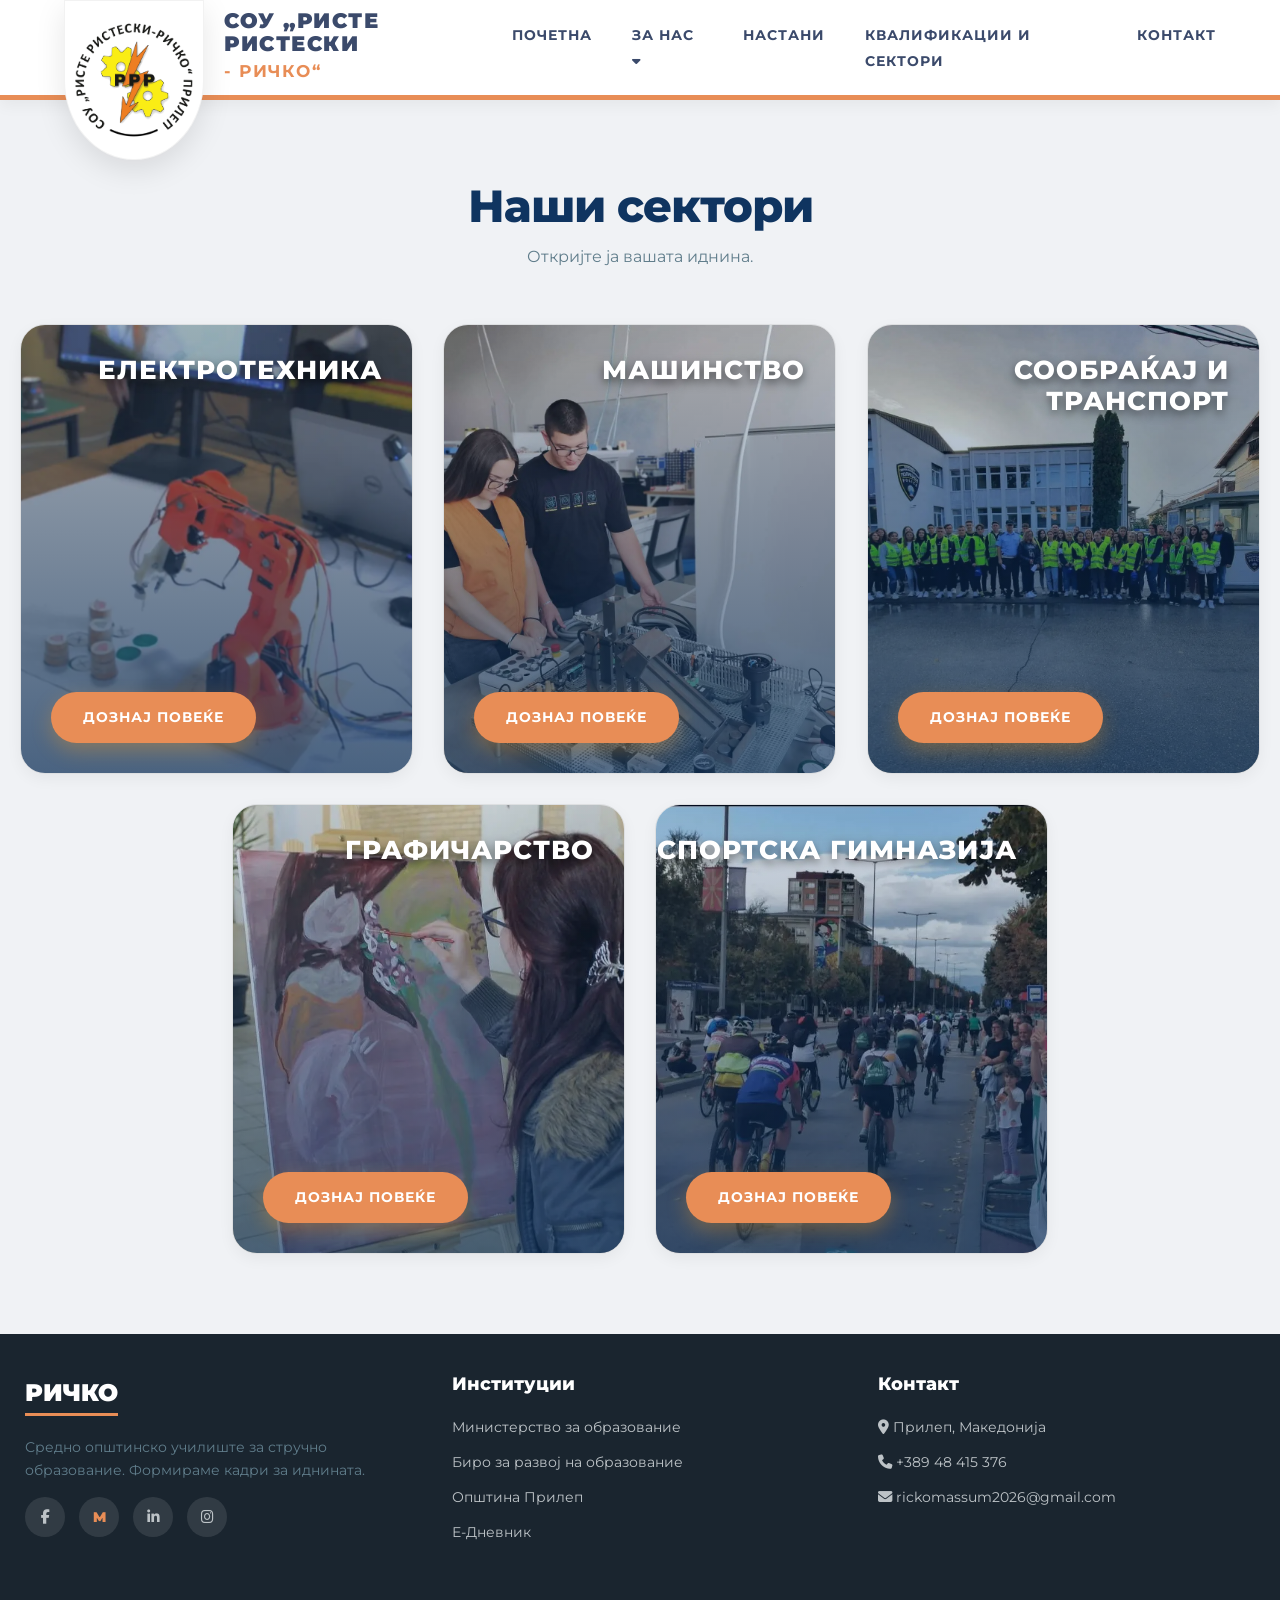
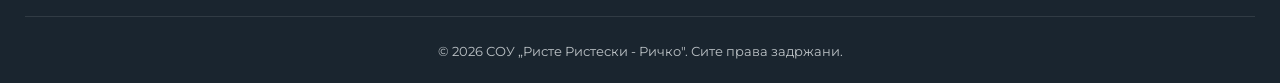
<file: struki.html>
<!DOCTYPE html>
<html lang="mk">
<head>
    <meta charset="UTF-8">
    <meta name="viewport" content="width=device-width, initial-scale=1.0">
     
    <title>Квалификации и сектори | СОУ „Ристе Ристески - Ричко“</title>

    <link href="https://fonts.googleapis.com/css2?family=Montserrat:wght@300;400;500;600;700;800;900&family=Poppins:wght@400;600;700&family=Roboto:wght@300;400;500&display=swap" rel="stylesheet">
    <link rel="stylesheet" href="https://cdnjs.cloudflare.com/ajax/libs/font-awesome/6.4.0/css/all.min.css">
    
    <link rel="icon" type="image/x-icon" href="IMAGES/favicon.ico">
    <script src="https://cdn.botpress.cloud/webchat/v3.6/inject.js"></script>
    <script src="https://files.bpcontent.cloud/2026/03/01/15/20260301150014-WPFTWD2L.js" defer></script>
    <link rel="stylesheet" href="CSS/global.css">
    <link rel="stylesheet" href="CSS/struki.css">
    
</head>
<body>

    <header>
        
        <a href="index.html" class="logo-badge" id="main-logo" style="text-decoration: none;">
    <img src="IMAGES/Лого.webp" alt="Лого СОУ Ристе Ристески Ричко">
</a>
 <div class="header-title reveal d-100">
            <strong>СОУ „Ристе Ристески</strong>
            <span>- Ричко“</span>
        </div>

        <nav>
            <ul class="nav-menu" id="nav-menu">
                <li class="reveal d-100"><a href="index.html" class="nav-link">Почетна</a></li>
                <li class="reveal d-100 dropdown">
            <a href="zaNas.html" class="nav-link">За нас <i class="fas fa-caret-down"></i></a>
            <ul class="dropdown-menu">
                <li><a href="zaNas.html#history">Историјат</a></li>
                <li><a href="zaNas.html#headmaster">Административен кадар</a></li>
                <li><a href="zaNas.html#teachers">Наставен кадар</a></li>
            </ul>
        </li>
                <li class="reveal d-200"><a href="nastani.html" class="nav-link">Настани</a></li>
                <li class="reveal d-300"><a href="struki.html" class="nav-link">Квалификации и сектори</a></li>
               <li class="reveal d-400"><a href="index.html#kontakt" class="nav-link">Контакт</a></li>
            </ul>
        </nav>

        <div class="hamburger" onclick="toggleMenu()">
            <i class="fas fa-bars"></i>
        </div>
    </header>

    <main>
        <section class="section-header">
            <h2 class="reveal" >Наши сектори</h2>
            <p class="reveal" >Откријте ја вашата иднина.</p>
        </section>
        <div class="majors-wrapper">
            <div class="grid-row">
                <div class="major-item reveal" onclick="openModal('modal-elektro')">
                    <img src="IMAGES/elektrotehnicka.webp" alt="Електротехника">
                    <h3 class="major-title">Електротехника</h3>
                    <div class="btn-learn-more">Дознај Повеќе</div>
                </div>
                <div class="major-item reveal" onclick="openModal('modal-mashin')">
                    <img src="IMAGES/masinska.webp" alt="Машинство">
                    <h3 class="major-title">Машинство</h3>
                    <div class="btn-learn-more">Дознај Повеќе</div>
                </div>
                <div class="major-item reveal" onclick="openModal('modal-soobrakaj')">
                    <img src="IMAGES/patensob.webp" alt="Сообраќај">
                    <h3 class="major-title">Сообраќај и транспорт</h3>
                    <div class="btn-learn-more">Дознај Повеќе</div>
                </div>
            </div>
            <div class="grid-row">
                <div class="major-item reveal" onclick="openModal('modal-graf')">
                    <img src="IMAGES/graficko.webp" alt="Графичарство">
                    <h3 class="major-title">Графичарство</h3>
                    <div class="btn-learn-more">Дознај Повеќе</div>
                </div>
                <div class="major-item reveal" onclick="openModal('modal-sport')">
                    <img src="IMAGES/sportska.webp" alt="Спортска Гимназија">
                    <h3 class="major-title">Спортска Гимназија</h3>
                    <div class="btn-learn-more">Дознај Повеќе</div>
                </div>
            </div>
        </div>
    </main>

    <div id="modal-elektro" class="modal">
        <div class="modal-content">
            <span class="close-btn" onclick="closeModal('modal-elektro')">&times;</span>
            <div class="modal-body">
                <h2>Електротехника</h2>
                
                <div class="download-section">
                    <h3>Решение и наставен план</h3>
                    <a href="https://drive.google.com/file/d/1KZvQm6RnBWRiX3RGiy9PAkon2f2kBXEa/view" target="_blank" class="download-link-btn">
                        <i class="fa-solid fa-file-lines"></i> Отвори документ
                    </a>
                </div>
                 <div class="sub-major">
                    <h3>1. Електротехничар за електроника и телекомуникации</h3>
                    <div class="year-block"><div class="year-title">I ГОДИНА</div><ul class="subject-list"><li>Електротехнички материјали</li><li>Електротехника</li><li>Современи технологии во економски сектори</li><li>Техничка комуникација</li></ul></div>
                    <div class="year-block"><div class="year-title">II ГОДИНА</div><ul class="subject-list"><li>Електрични мерења</li><li>Електроника</li><li>Електротехника</li><li>Основи на телекомуникации</li><li>Технички софтверски алатки</li></ul></div>
                    <div class="year-block"><div class="year-title">III ГОДИНА</div><ul class="subject-list"><li>Аудиотехника</li><li>Автоматика</li><li>Автомобилска електроника</li><li>Дигитална електроника</li><li>Дигитални телекомуникации</li><li>Енергетска електроника</li><li>Компјутерски техники</li><li>Мерно-испитни техники и дијагностика</li><li>Учење преку работа</li></ul></div>
                    <div class="year-block"><div class="year-title">IV ГОДИНА</div><ul class="subject-list"><li>Енергетска ефикасност на објекти</li><li>Програмабилни компоненти и системи</li><li>Радио и ТВ преносни системи</li><li>Сигурносни и заштитни системи</li><li>Снимање и монтажа на аудио и видео материјали</li><li>Телекомуникациски системи и мрежи</li><li>Видеотехника</li><li>Учење преку работа</li></ul></div>
                </div>

                <div class="sub-major">
                    <h3>2. Електротехничар – енергетичар</h3>
                    <div class="year-block"><div class="year-title">I ГОДИНА</div><ul class="subject-list"><li>Електротехнички материјали</li><li>Електротехника</li><li>Современи технологии во економски сектори</li><li>Техничка комуникација</li></ul></div>
                    <div class="year-block"><div class="year-title">II ГОДИНА</div><ul class="subject-list"><li>Електрични инсталации</li><li>Електрични мерења</li><li>Електрично осветление</li><li>Електроника</li><li>Електротехника</li></ul></div>
                    <div class="year-block"><div class="year-title">III ГОДИНА</div><ul class="subject-list"><li>Автоматика</li><li>Електрични апарати и уреди</li><li>Електрични машини и трансформатори</li><li>Електрични мрежи и водови</li><li>Информатички технологии во електроенергетика</li><li>Обновливи извори на енергија</li><li>Заштита на електрични инсталации</li><li>Учење преку работа</li></ul></div>
                    <div class="year-block"><div class="year-title">IV ГОДИНА</div><ul class="subject-list"><li>Електрични централи</li><li>Електрични возила</li><li>Електроенергетски постројки со управување</li><li>Електромоторни погони и управување</li><li>Енергетска ефикасност на објекти</li><li>Индустриска електроенергетика</li><li>Заштита на електрични постројки</li><li>Учење преку работа</li></ul></div>
                </div>

                <div class="sub-major">
                    <h3>3. Електротехничар за компјутерска техника и автоматика</h3>
                    <div class="year-block"><div class="year-title">I ГОДИНА</div><ul class="subject-list"><li>Електротехнички материјали</li><li>Електротехника</li><li>Современи технологии на економските сектори на пазарот на труд</li><li>Техничка комуникација</li></ul></div>
                    <div class="year-block"><div class="year-title">II ГОДИНА</div><ul class="subject-list"><li>Електрични мерења</li><li>Електроника</li><li>Електротехника</li><li>Логички кола</li><li>Микрокомпјутери и нивно програмирање</li><li>Основи на програмирање</li></ul></div>
                    <div class="year-block"><div class="year-title">III ГОДИНА</div><ul class="subject-list"><li>Дигитални системи и хардвер</li><li>Практична настава</li><li>Програмирање и софтвер</li><li>Автоматизирани системи</li><li>Мултимедија</li><li>Објектно ориентирано програмирање</li><li>Основи на дигитални системи</li><li>Процесно управување</li><li>Системи за автоматско управување</li><li>Уредување на веб-страници</li><li>Веб програмирање</li><li>Учење преку работа</li></ul></div>
                    <div class="year-block"><div class="year-title">IV ГОДИНА</div><ul class="subject-list"><li>3Д моделирање</li><li>Бази на податоци</li><li>Енергетска ефикасност на објекти</li><li>Компјутерски системи и мрежи</li><li>Микропроцесори и микроконтролери</li><li>Програмски јазици</li><li>Роботика</li><li>Учење преку работа</li></ul></div>
                </div>

                <div class="sub-major">
                    <h3>4. Техничар за индустриска мехатроника</h3>
                    <div class="year-block"><div class="year-title">I ГОДИНА</div><ul class="subject-list"><li>Електротехника</li><li>Електротехнички материјали</li><li>Основи на машинство</li><li>Техничка комуникација</li></ul></div>
                    <div class="year-block"><div class="year-title">II ГОДИНА</div><ul class="subject-list"><li>Електрични мерења</li><li>Електроника</li><li>Хидраулика и пневматика</li><li>Логички кола</li><li>Основи на програмирање</li><li>Учење преку работа</li></ul></div>
                    <div class="year-block"><div class="year-title">III ГОДИНА</div><ul class="subject-list"><li>Автоматика</li><li>Индустриска електроенергетика – изборна</li><li>Мехатронички системи</li><li>Обновливи извори на енергија – изборна</li><li>Основи на дигитални системи</li><li>Технологија на обработка – изборна</li><li>Учење преку работа</li></ul></div>
                    <div class="year-block"><div class="year-title">IV ГОДИНА</div><ul class="subject-list"><li>Електрични возила – изборна</li><li>Енергетска ефикасност на објекти – изборна</li><li>Мехатронички системи</li><li>Микропроцесори и микроконтролери</li><li>Процесно управување</li><li>Роботика</li><li>Учење преку работа</li></ul></div>
                </div>
            </div>
        </div>
    </div>

    <div id="modal-mashin" class="modal">
        <div class="modal-content">
            <span class="close-btn" onclick="closeModal('modal-mashin')">&times;</span>
            <div class="modal-body">
                <h2>Машинство</h2>
                <div class="download-section">
                    <h3>Решение и наставен план</h3>
                    <a href="https://drive.google.com/file/d/1FpTnqA7cZRV5fv-NSsU8Om2u4NfJNm6m/view" target="_blank" class="download-link-btn">
                        <i class="fa-solid fa-file-lines"></i> Отвори документ
                    </a>
                </div>
                <div class="sub-major">
                    <h3>1. Машински техничар за моторни возила</h3>
                    <div class="year-block"><div class="year-title">I ГОДИНА</div><ul class="subject-list"><li>Машински елементи со механика</li><li>Машинство и други сектори</li><li>Техничко цртање со КАД</li><li>Технологија на обработка</li></ul></div>
                    <div class="year-block"><div class="year-title">II ГОДИНА</div><ul class="subject-list"><li>Машински елементи со механика</li><li>Техничко цртање со КАД</li><li>Технологија на обработка</li><li>Термодинамика</li><li>Електротехника</li><li>Мотори со внатрешно согорување</li><li>Учење преку работа</li></ul></div>
                    <div class="year-block"><div class="year-title">III ГОДИНА</div><ul class="subject-list"><li>Обновливи извори на енергија</li><li>Организациско однесување</li><li>Хидраулика и пневматика</li><li>Електроника</li><li>Испитување и дијагностика на возилата</li><li>Мотори со внатрешно согорување</li><li>Моторни возила</li><li>Уреди и опрема кај моторните возила</li><li>Учење преку работа</li></ul></div>
                    <div class="year-block"><div class="year-title">IV ГОДИНА</div><ul class="subject-list"><li>Бизнис и претприемништво – изборен</li><li>Енергетска ефикасност и системи за греење, вентилација и климатизација</li><li>Електроника</li><li>Моторни возила</li><li>Одржување на моторни возила</li><li>Современи системи за безбедност на моторни возила</li><li>Учење преку работа</li></ul></div>
                </div>
                <div class="sub-major">
                    <h3>2. Машинско-енергетски техничар</h3>
                    <div class="year-block"><div class="year-title">I ГОДИНА</div><ul class="subject-list"><li>Машински елементи со механика</li><li>Машинство и други сектори</li><li>Техничко цртање со КАД</li><li>Технологија на обработка</li></ul></div>
                    <div class="year-block"><div class="year-title">II ГОДИНА</div><ul class="subject-list"><li>Машински елементи со механика</li><li>Техничко цртање со КАД</li><li>Технологија на обработка</li><li>Електротехника и електроника</li><li>Хидропневматска техника</li><li>Мерење во енергетиката</li><li>Термотехника</li><li>Учење преку работа</li></ul></div>
                    <div class="year-block"><div class="year-title">III ГОДИНА</div><ul class="subject-list"><li>Обновливи извори на енергија</li><li>Организациско однесување</li><li>Хидраулика и пневматика</li><li>Енергетски постројки</li><li>Греење и климатизација</li><li>Хидропневматска техника</li><li>Системи за далечинско греење и ладење</li><li>Термотехника</li><li>Учење преку работа</li></ul></div>
                    <div class="year-block"><div class="year-title">IV ГОДИНА</div><ul class="subject-list"><li>Бизнис и претприемништво – изборен</li><li>Енергетска ефикасност и системи за греење, вентилација и климатизација</li><li>Автоматско управување</li><li>Гасна техника</li><li>Хидропневматска техника</li><li>Мониторинг на квалитет на вода</li><li>Термотехника</li><li>Учење преку работа</li></ul></div>
                </div>
                <div class="sub-major">
                    <h3>3. Машински техничар</h3>
                    <div class="year-block"><div class="year-title">I ГОДИНА</div><ul class="subject-list"><li>Машински елементи со механика</li><li>Машинство и други сектори</li><li>Техничко цртање со КАД</li><li>Технологија на обработка</li></ul></div>
                    <div class="year-block"><div class="year-title">II ГОДИНА</div><ul class="subject-list"><li>Машински елементи со механика</li><li>Техничко цртање со КАД</li><li>Технологија на обработка</li><li>Термодинамика</li><li>Електротехника и електроника</li><li>Технологија на обработка со деформација</li><li>Учење преку работа</li></ul></div>
                    <div class="year-block"><div class="year-title">III ГОДИНА</div><ul class="subject-list"><li>Обновливи извори на енергија</li><li>Хидраулика и пневматика</li><li>Неконвенционални методи на обработка</li><li>Компјутерско управување</li><li>Програмирање на компјутерско управувани машини</li><li>Технологија на обработка на метали со режење</li><li>Технологија на заварување</li><li>Учење преку работа</li></ul></div>
                    <div class="year-block"><div class="year-title">IV ГОДИНА</div><ul class="subject-list"><li>Бизнис и претприемништво – изборен</li><li>Енергетска ефикасност и системи за греење, вентилација и климатизација</li><li>Современи материјали и површински третман (изборна)</li><li>Конструирање на алат и уреди</li><li>Машини и опрема</li><li>Проектирање на технологии</li><li>Програмирање на компјутерски управувани машини</li><li>Учење преку работа</li></ul></div>
                </div>
                <div class="sub-major">
                    <h3>4. Техничар за производно машинство</h3>
                    <div class="year-block"><div class="year-title">I ГОДИНА</div><ul class="subject-list"><li>Машински елементи со механика</li><li>Технички пресметки</li><li>Техничко цртање со КАД</li><li>Технологија на обработка</li></ul></div>
                    <div class="year-block"><div class="year-title">II ГОДИНА</div><ul class="subject-list"><li>Електротехника и електроника</li><li>Хидраулика и пневматика</li><li>Машински елементи со механика</li><li>Технологија на обработка со деформација</li><li>Технологија на преработка на пластични маси</li><li>Учење преку работа</li></ul></div>
                    <div class="year-block"><div class="year-title">III ГОДИНА</div><ul class="subject-list"><li>Учење преку работа</li><li>Автоматско управување и програмирање</li><li>Нековенционални методи на обработка</li><li>Обновливи извори на енергија</li><li>Одржување и монтажа – изборен</li><li>Организациско однесување</li><li>Технологија на обработка на метали со режење</li><li>Учење преку работа</li></ul></div>
                    <div class="year-block"><div class="year-title">IV ГОДИНА</div><ul class="subject-list"><li>Бизнис и претриемништво – изборен</li><li>Енергетска ефикасност и системи за греење, вентилација и климатизација – изборна</li><li>Автоматско управување и програмирање</li><li>Конструирање на алат и уреди</li><li>Машини и опрема</li><li>Проектирање на технологии</li><li>Прецизна механика – изборна</li><li>Проектирање на технологии</li><li>Современи материјали и површински третман – изборна</li><li>Учење преку работа</li></ul></div>
                </div>
                <div class="sub-major">
                    <h3>5. Автомеханичар (Тригодишно)</h3>
                    <div class="year-block"><div class="year-title">III ГОДИНА</div><ul class="subject-list"><li>Мотори со внатрешно согорување</li><li>Моторни возила</li><li>Практична настава</li></ul></div>
                </div>
                <div class="sub-major">
                    <h3>6. Машински механичар (Тригодишно)</h3>
                    <div class="year-block"><div class="year-title">III ГОДИНА</div><ul class="subject-list"><li>Практична настава</li><li>Учење преку работа</li></ul></div>
                </div>
            </div>
        </div>
    </div>

    <div id="modal-soobrakaj" class="modal">
        <div class="modal-content">
            <span class="close-btn" onclick="closeModal('modal-soobrakaj')">&times;</span>
            <div class="modal-body">
                <h2>Сообраќај и транспорт</h2>
                <div class="download-section">
                    <h3>Решение и наставен план</h3>
                    <a href="https://drive.google.com/file/d/19EiKFZLbvWiGJuwIyXeB5QZpPTKruIvm/view" target="_blank" class="download-link-btn">
                        <i class="fa-solid fa-file-lines"></i> Отвори документ
                    </a>
                </div>
                <div class="sub-major">
                    <h3>1. Техничар за транспорт и шпедиција</h3>
                    <div class="year-block"><div class="year-title">I ГОДИНА</div><ul class="subject-list"><li>Основи на сообраќајот и логистиката</li><li>Превозни средства</li><li>Сообраќајна инфраструктура</li><li>Техничко цртање со КАД</li></ul></div>
                    <div class="year-block"><div class="year-title">II ГОДИНА</div><ul class="subject-list"><li>Учење преку работа кај работодавач</li><li>Технологија на ракување со товарот</li><li>Технологија на складирање на товарот</li><li>Логистика во транспортот</li><li>Технологија на патен транспорт</li><li>Технологија на поштенски транспорт</li><li>Технологија на железнички транспорт</li></ul></div>
                    <div class="year-block"><div class="year-title">III ГОДИНА</div><ul class="subject-list"><li>Учење преку работа</li><li>Транспорт и животна средина</li><li>Безбедност во патниот сообраќај</li><li>Комбиниран транспорт</li><li>Шпедиција и шпедитерско работење</li><li>Технологија на воден и воздушен транспорт</li><li>Организација на работата во шпедициите</li><li>Учење преку работа</li></ul></div>
                    <div class="year-block"><div class="year-title">IV ГОДИНА</div><ul class="subject-list"><li>Учење преку работа</li><li>Интелегентни транспортни системи</li><li>Комбиниран транспорт</li><li>Шпедиција и шпедитерско работење</li><li>Организација на работата во шпедициите</li><li>Транспортно право и осигурување</li><li>Учење преку работа</li></ul></div>
                </div>
                <div class="sub-major">
                    <h3>2. Техничар за логистика во сообрајајот</h3>
                    <div class="year-block"><div class="year-title">I ГОДИНА</div><ul class="subject-list"><li>Основи на сообраќајот и логистиката</li><li>Превозни средства</li><li>Сообраќајна инфраструктура</li><li>Техничко цртање со КАД</li></ul></div>
                    <div class="year-block"><div class="year-title">II ГОДИНА</div><ul class="subject-list"><li>Учење преку работа</li><li>Финансиско работење</li><li>Логистика</li><li>Осигурување</li><li>Технологија на копнен транспорт</li><li>Учење преку работа</li></ul></div>
                    <div class="year-block"><div class="year-title">III ГОДИНА</div><ul class="subject-list"><li>Учење преку работа</li><li>Транспорт и животна средина</li><li>Безбедност во патниот сообраќај</li><li>Комбиниран транспорт</li><li>Шпедиција и шпедитерско работење</li><li>Технологија на воден и воздушен транспорт</li><li>Организација на работата во шпедициите</li><li>Учење преку работа</li></ul></div>
                    <div class="year-block"><div class="year-title">IV ГОДИНА</div><ul class="subject-list"><li>Учење преку работа</li><li>Интелегентни транспортни системи</li><li>Сообраќајна култура</li><li>Комбиниран транспорт</li><li>Шпедиција и шпедитерско работење</li><li>Деловна комуникација</li><li>Осигурување</li><li>Транспортно право и осигурување</li><li>Учење преку работа</li></ul></div>
                </div>
                <div class="sub-major">
                    <h3>3. Техничар за патен сообраќај</h3>
                    <div class="year-block"><div class="year-title">I ГОДИНА</div><ul class="subject-list"><li>Основи на сообраќајот и логистиката</li><li>Превозни средства</li><li>Сообраќајна инфраструктура</li><li>Техничко цртање со КАД</li></ul></div>
                    <div class="year-block"><div class="year-title">II ГОДИНА</div><ul class="subject-list"><li>Учење преку работа</li><li>Технологија на ракување со товарот</li><li>Технологија на складирање на товарот</li><li>Логистика во транспортот</li><li>Експлоатација на патни возила</li><li>Организација на работењето</li><li>Патишта и улици</li><li>Учење преку работа</li></ul></div>
                    <div class="year-block"><div class="year-title">III ГОДИНА</div><ul class="subject-list"><li>Учење преку работа</li><li>Транспорт и животна средина</li><li>Безбедност во патниот сообраќај</li><li>Комбиниран транспорт</li><li>Шпедиција и шпедитерско работење</li><li>Технологија на воден и воздушен транспорт</li><li>Организација на работата во шпедициите</li><li>Учење преку работа</li></ul></div>
                    <div class="year-block"><div class="year-title">IV ГОДИНА</div><ul class="subject-list"><li>Учење преку работа</li><li>Интелегентни транспортни системи</li><li>Автобази и автостаници</li><li>Безбедност и регулирање во патниот сообраќај</li><li>Експлоатација на патни возила</li><li>Организација на патниот сообраќај</li><li>Психологија и култура во сообрајајот</li><li>Урбани транспортни системи</li><li>Учење преку работа</li></ul></div>
                </div>
            </div>
        </div>
    </div>

    <div id="modal-graf" class="modal">
        <div class="modal-content">
            <span class="close-btn" onclick="closeModal('modal-graf')">&times;</span>
            <div class="modal-body">
                <h2>Графичарство</h2>
                <div class="download-section">
                    <h3>Решение и наставен план</h3>
                    <a href="https://drive.google.com/file/d/1d2JkifRdao7nknO_2EN0CwZ_tcn6sV3x/view" target="_blank" class="download-link-btn">
                        <i class="fa-solid fa-file-lines"></i> Отвори документ
                    </a>
                </div>
                <div class="sub-major">
                    <h3>Графички техничар</h3>
                    <div class="year-block"><div class="year-title">I ГОДИНА (2025)</div><ul class="subject-list"><li>Графички материјали</li><li>Основи на графичарство и сродни сектори</li><li>Основи на графички дизајн</li></ul></div>
                    <div class="year-block"><div class="year-title">II ГОДИНА - ЗА СИТЕ ПРОФИЛИ</div><ul class="subject-list"><li>Учење преку работа</li></ul></div>
                    <div class="year-block"><div class="year-title">II ГОДИНА – Графички техничар</div><ul class="subject-list"><li>Книговрзување</li><li>Печатарски машини</li><li>Преработка на хартија</li><li>Сито и висок печат</li></ul></div>
                    <div class="year-block"><div class="year-title">III ГОДИНА – ЗА СИТЕ ПРОФИЛИ</div><ul class="subject-list"><li>Учење преку работа</li></ul></div>
                    <div class="year-block"><div class="year-title">III ГОДИНА – Графички техничар</div><ul class="subject-list"><li>Организациско работење</li><li>Книговрзување</li><li>Флексо и бакро печате</li><li>Фотографски процеси</li><li>Картонажа и амбалажа</li><li>Печатарски машини</li><li>Рециклирање на графички материјали</li><li>Специјални постапки на умножување</li><li>Учење преку работа</li></ul></div>
                    <div class="year-block"><div class="year-title">III ГОДИНА – Графички уредник – дизајнер</div><ul class="subject-list"><li>Дигитален печат</li><li>Форми на графичкиот дизајн</li><li>Графичка монтажа</li><li>Конструкција на словни знаци</li><li>Системи на бои</li><li>Техничко уредување на публикации</li><li>Векторска и растерска графика</li><li>Визуелен идентитет</li><li>Учење преку работа</li></ul></div>
                    <div class="year-block"><div class="year-title">IV ГОДИНА – ЗА СИТЕ ПРОФИЛИ</div><ul class="subject-list"><li>Бизнис и претприемништво – изборен</li><li>Дигитален печат</li><li>Еко-амбалажа</li><li>Електронска изработка на печатарски форми</li><li>Електронска обработка на текст и слика</li><li>Хемиграфија</li><li>Мерење на бои</li><li>Офсет печат</li><li>Учење преку работа</li></ul></div>
                </div>
                <div class="sub-major">
                    <h3>Графички уредник – дизајнер</h3>
                    <div class="year-block"><div class="year-title">I ГОДИНА</div><ul class="subject-list"><li>Графички материјали</li><li>Основи на графичарство и сродни сектори</li><li>Основи на графички дизајн</li></ul></div>
                    <div class="year-block"><div class="year-title">II ГОДИНА</div><ul class="subject-list"><li>Дигитален печат</li><li>Дигитализација на словни знаци</li><li>Дизајн процес</li><li>Графички стандарди</li><li>Печатарски форми</li><li>Пробен печат</li><li>Векторска и растерска графика</li><li>Учење преку работа</li></ul></div>
                    <div class="year-block"><div class="year-title">III ГОДИНА</div><ul class="subject-list"><li>Учење преку работа</li><li>Дигитален печат</li><li>Дигитализација на словни знаци</li><li>Дизајн процес</li><li>Графички монтажа</li><li>Конструкција на словни знаци</li><li>Системи на бои</li><li>Техничко уредување на публикации</li><li>Векторска и растерска графика</li><li>Визуелен идентитет</li><li>Учење преку работа</li></ul></div>
                    <div class="year-block"><div class="year-title">IV ГОДИНА</div><ul class="subject-list"><li>Бизнис и претриемништво – изборен</li><li>Дигитален печат</li><li>Еко-амбалажа</li><li>Електронска изработка на печатарски форми</li><li>Електронска обработка на текст и слика</li><li>Хемиграфија</li><li>Мерење на бои</li><li>Офсет печат</li><li>Учење преку работа</li></ul></div>
                </div>
            </div>
        </div>
    </div>

    <div id="modal-sport" class="modal">
        <div class="modal-content">
            <span class="close-btn" onclick="closeModal('modal-sport')">&times;</span>
            <div class="modal-body">
                <h2>Спортска Гимназија</h2>
                <div class="download-section">
                    <h3>Решение и наставен план</h3>
                    <a href="https://csoo.edu.mk/images/stories/nastaven%20plan%20sportska%20gimnazija.pdf" target="_blank" class="download-link-btn">
                        <i class="fa-solid fa-file-lines"></i> Отвори документ
                    </a>
                </div>
                <div class="sub-major">
                    <div class="year-block"><div class="year-title">I ГОДИНА</div><ul class="subject-list"><li>Нема</li></ul></div>
                    <div class="year-block"><div class="year-title">II ГОДИНА</div><ul class="subject-list"><li>Кинезиологија</li><li>Основи на менаџмент</li><li>Основи на теорија и методика на спортот</li></ul></div>
                    <div class="year-block"><div class="year-title">III ГОДИНА</div><ul class="subject-list"><li>Биомеханика</li><li>Спортска педагогија</li></ul></div>
                    <div class="year-block"><div class="year-title">IV ГОДИНА</div><ul class="subject-list"><li>Методика на спортот</li><li>Спортска медицина</li></ul></div>
                </div>
            </div>
        </div>
    </div>

    <footer>
        <div class="container">
            <div class="footer-grid">
                <div>
                    <div class="footer-logo">РИЧКО</div>
                    <p>Средно општинско училиште за стручно образование. Формираме кадри за иднината.</p>
                    <div class="social-icons">
                        <a href="https://www.facebook.com/rickoedumk"><i class="fab fa-facebook-f"></i></a>
                        <a href="https://www.facebook.com/mladinskaricko"><i class="r-symbol">M</i></a>
                        <a href="https://mk.linkedin.com/company/rickoedumk"><i class="fab fa-linkedin-in"></i></a>
                        <a href="https://www.instagram.com/u.u.z_ricko?igsh=YXB3cnBxc3ljbzF0"><i class="fab fa-instagram"></i></a>
                    </div>
                </div>
                
                <div>
                    <h5 style="color:#fff; margin-bottom:20px;font-size: large;">Институции</h5>
                    <ul class="footer-links">
                       <li style="color: #BDC3C7;"><a href="https://mon.gov.mk/">Министерство за образование</a></li>
                        <li style="color: #BDC3C7;"><a href="https://bro.gov.mk/">Биро за развој на образование</a></li>
                        <li style="color: #BDC3C7;"><a href="https://www.prilep.gov.mk/">Општина Прилеп</a></li>
                        <li style="color: #BDC3C7;"><a href="https://ednevnik.edu.mk/Account/Login?ReturnUrl=%2f">Е-Дневник</a></li>
                    </ul>
                </div>

                <div>
                    <h5 style="color:#fff; margin-bottom:20px;font-size: large;">Контакт</h5>
                    <ul class="footer-links">
                        <li><i class="fas fa-map-marker-alt"></i> Прилеп, Македонија</li>
                        <li><i class="fas fa-phone"></i> +389 48 415 376</li>
                        <li><i class="fas fa-envelope"></i> &#114;&#105;&#099;&#107;&#111;&#109;&#097;&#115;&#115;&#117;&#109;&#050;&#048;&#050;&#054;&#064;&#103;&#109;&#097;&#105;&#108;&#046;&#099;&#111;&#109;</li>
                        
                    </ul>
                </div>
            </div>
            
            <div class="copyright">
                © 2026 СОУ „Ристе Ристески - Ричко". Сите права задржани.
            </div>
        </div>
    </footer>
<script src="app.js"></script>
</body>
</html>
</file>
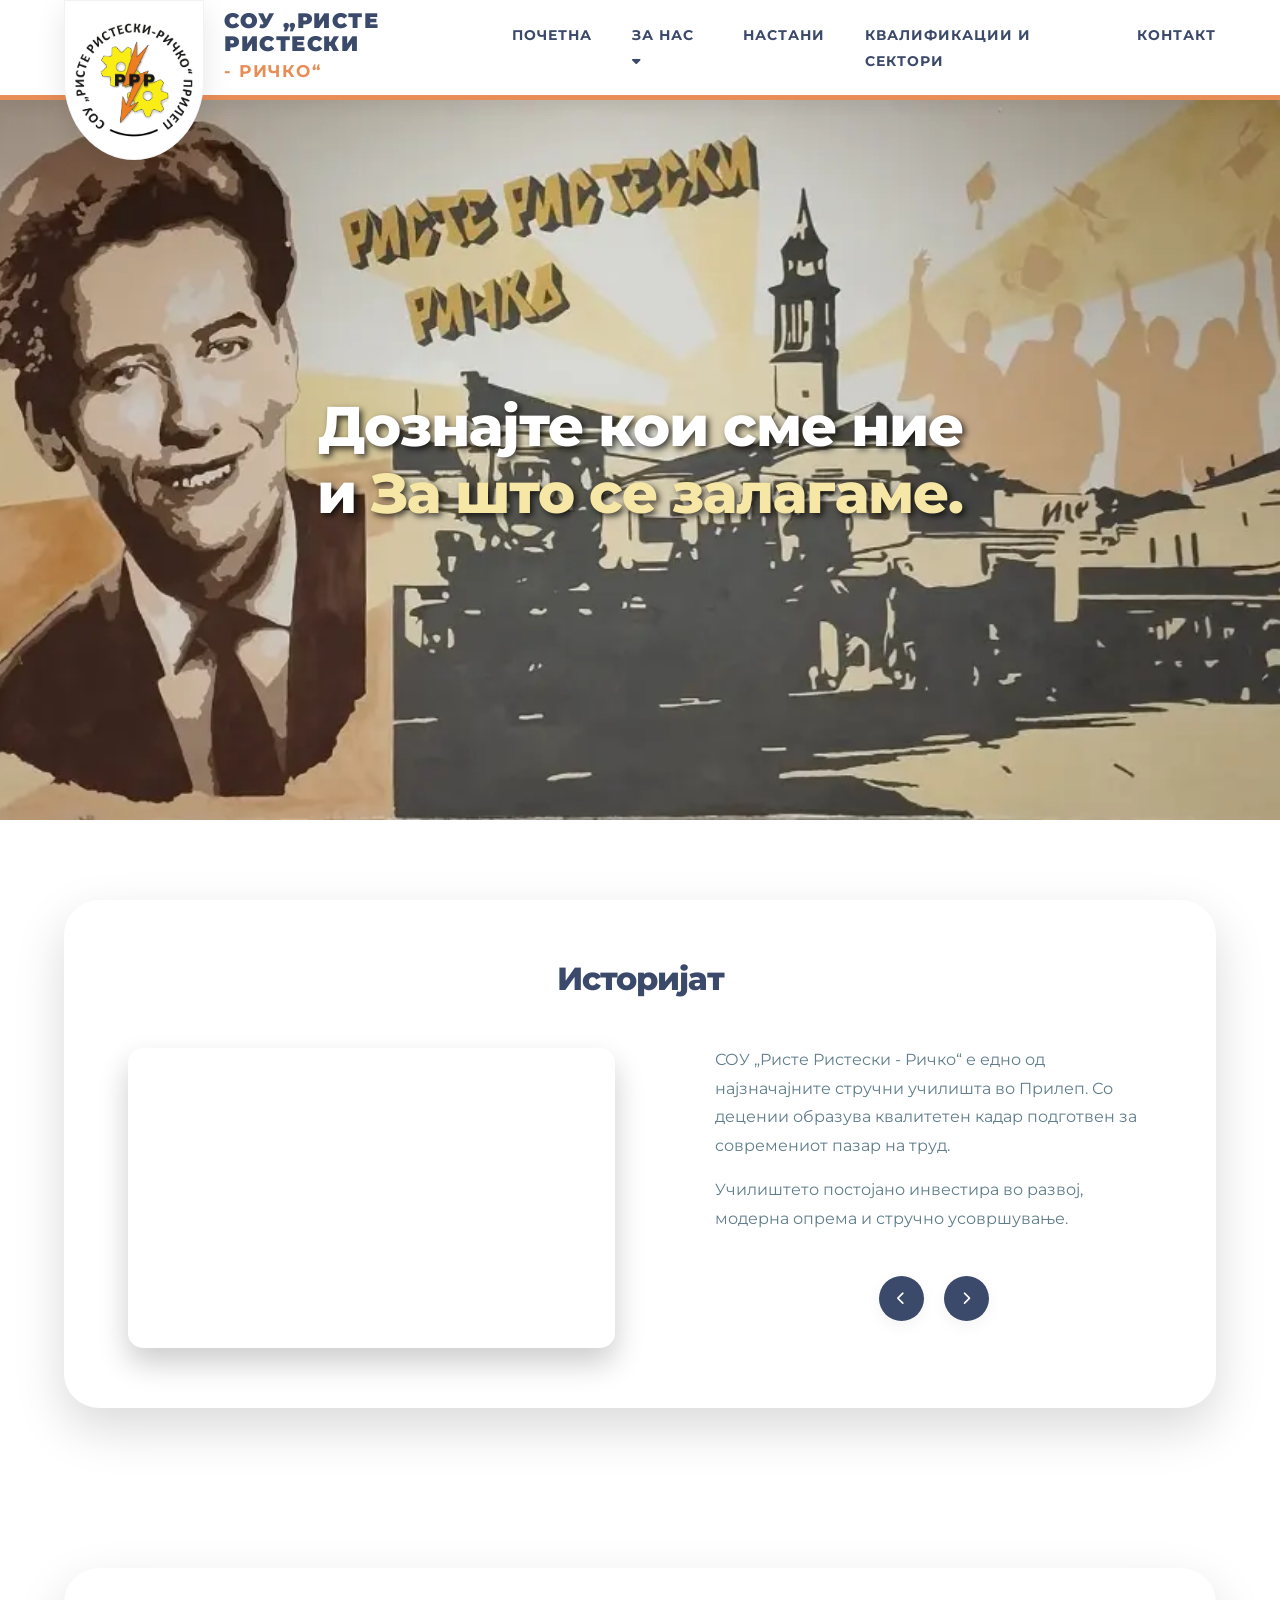
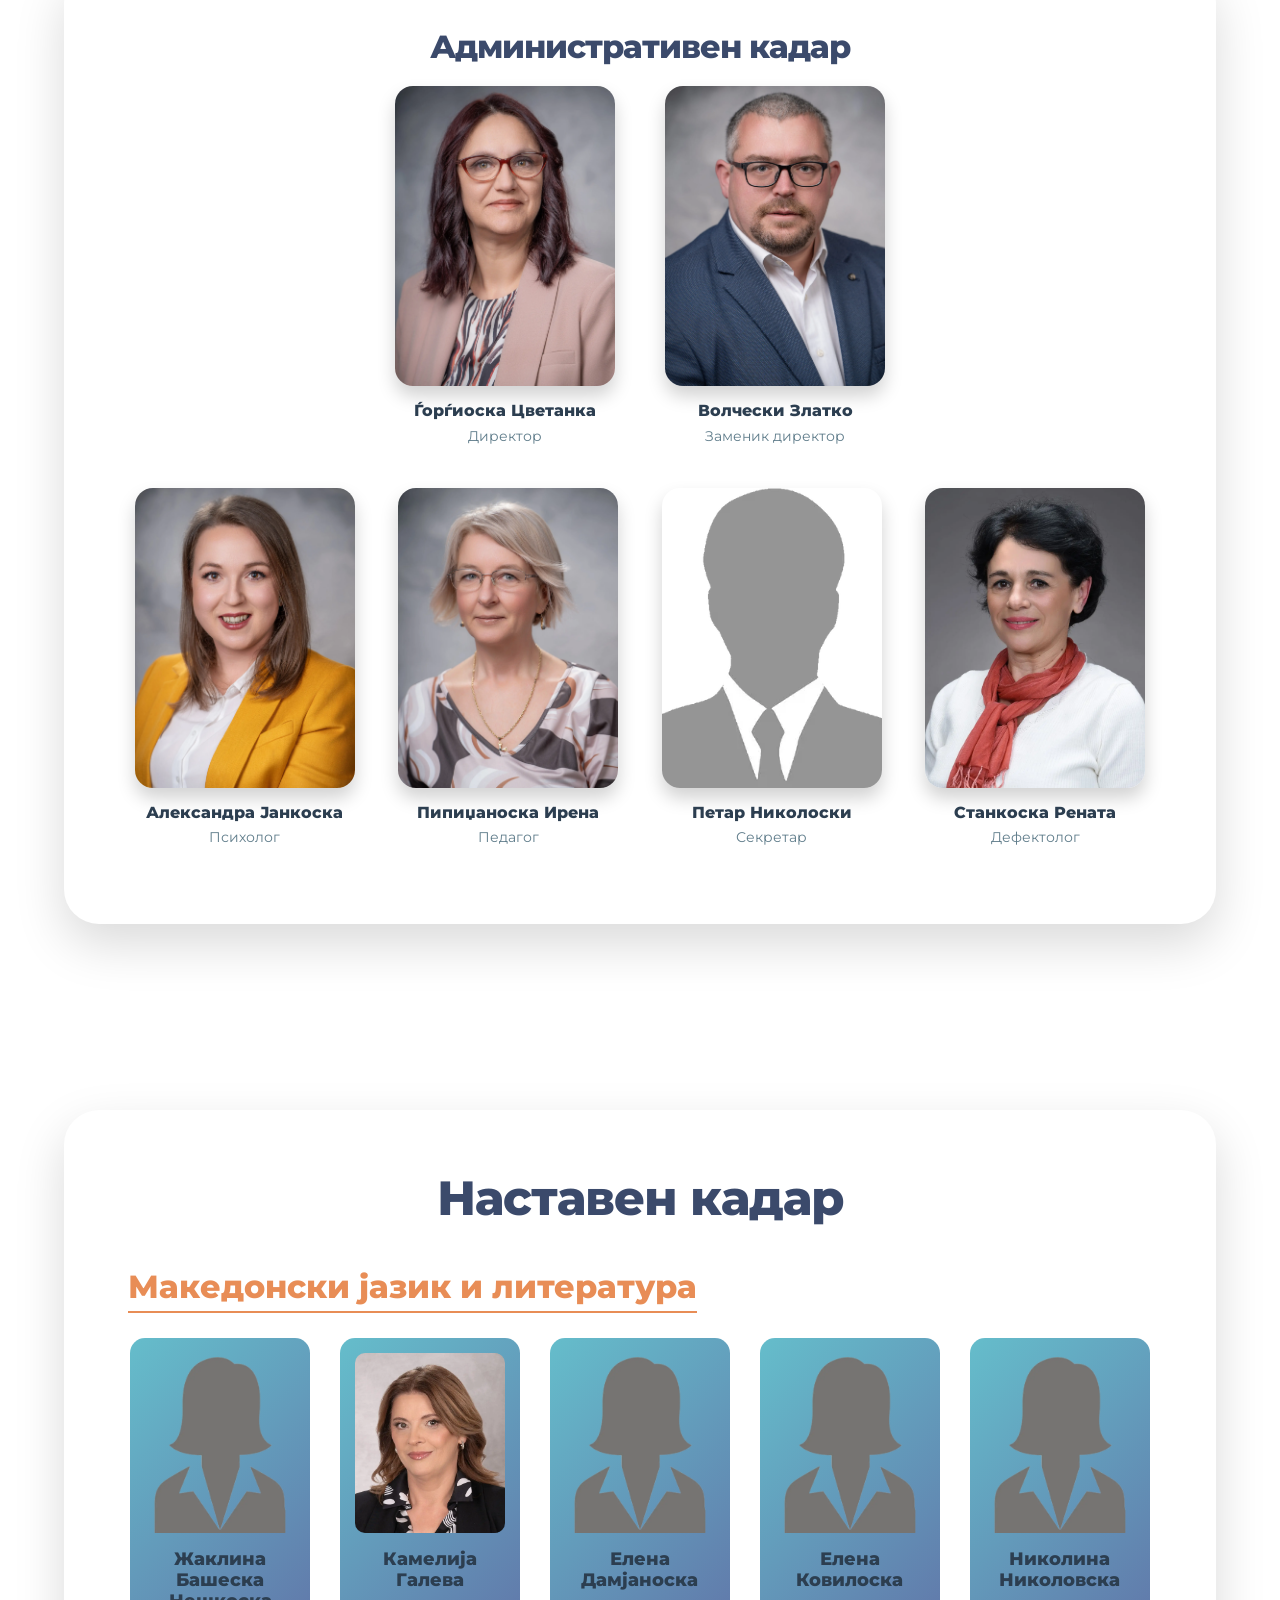
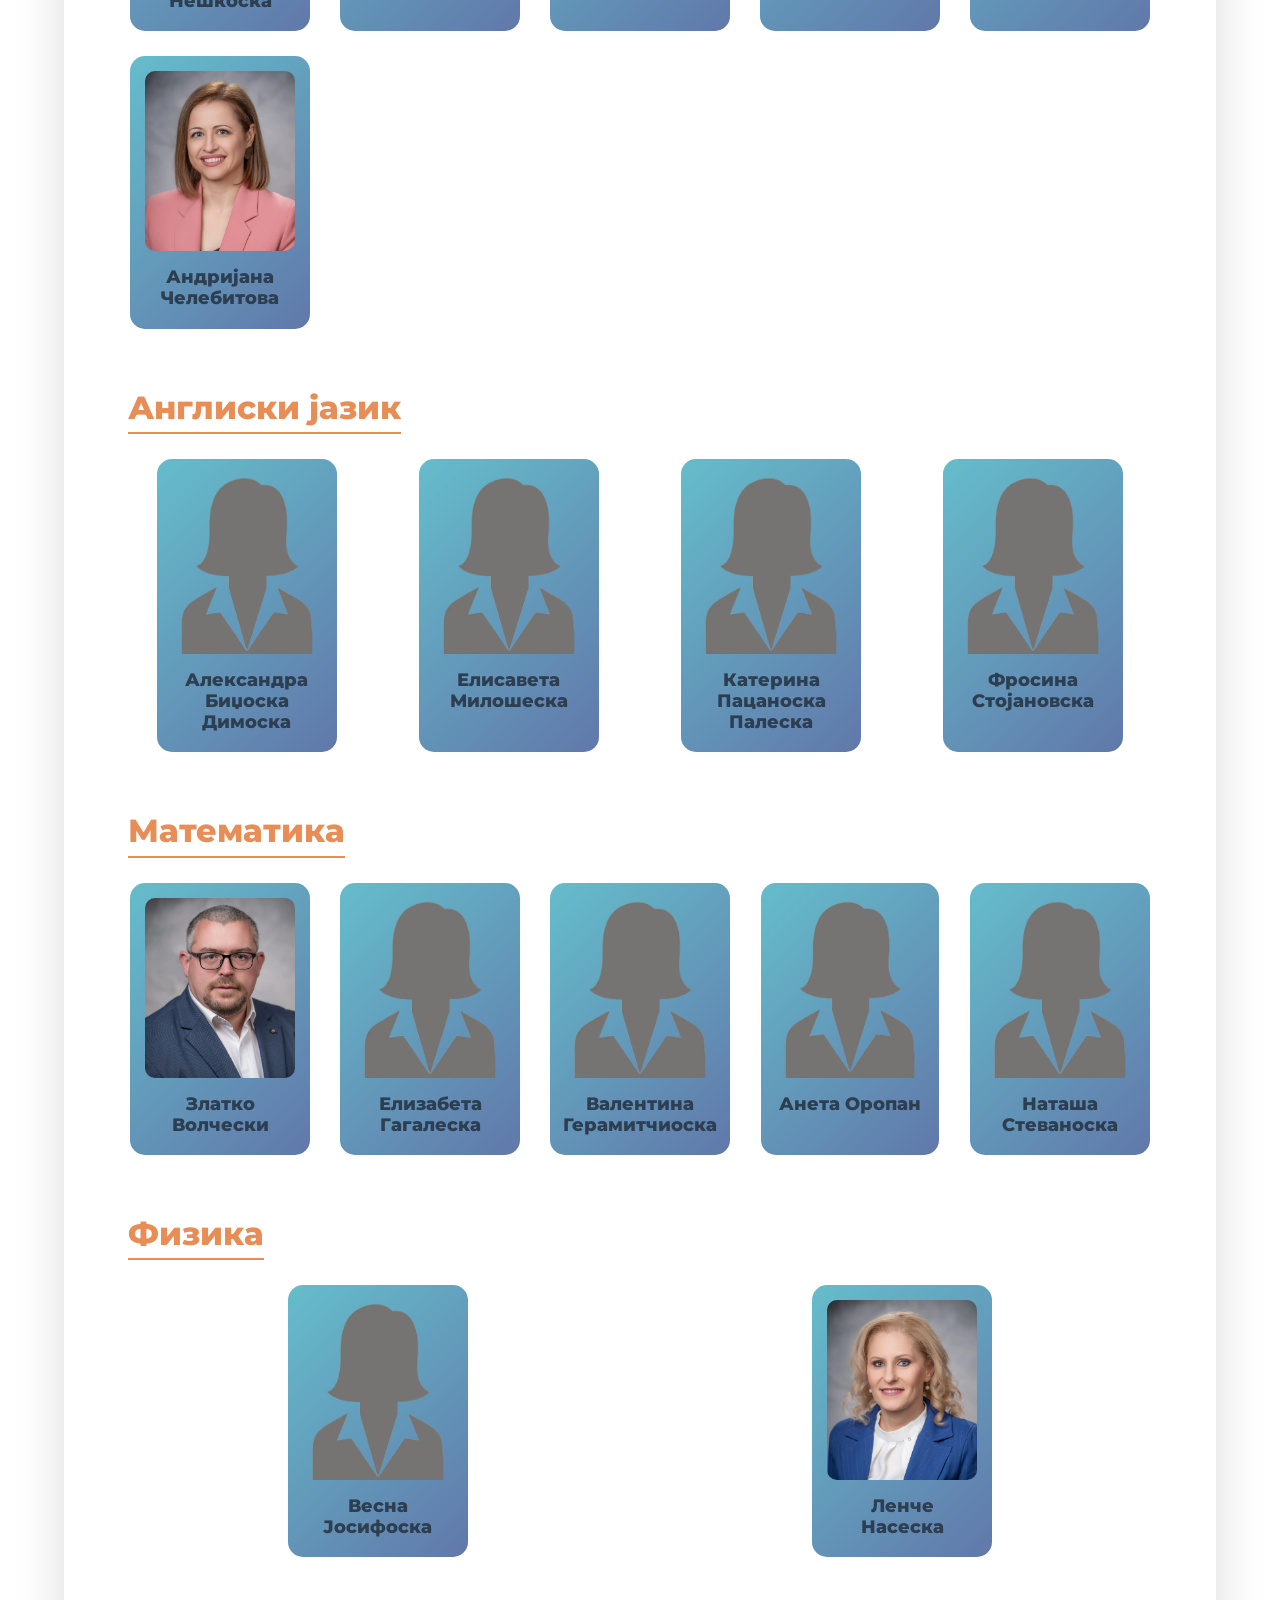
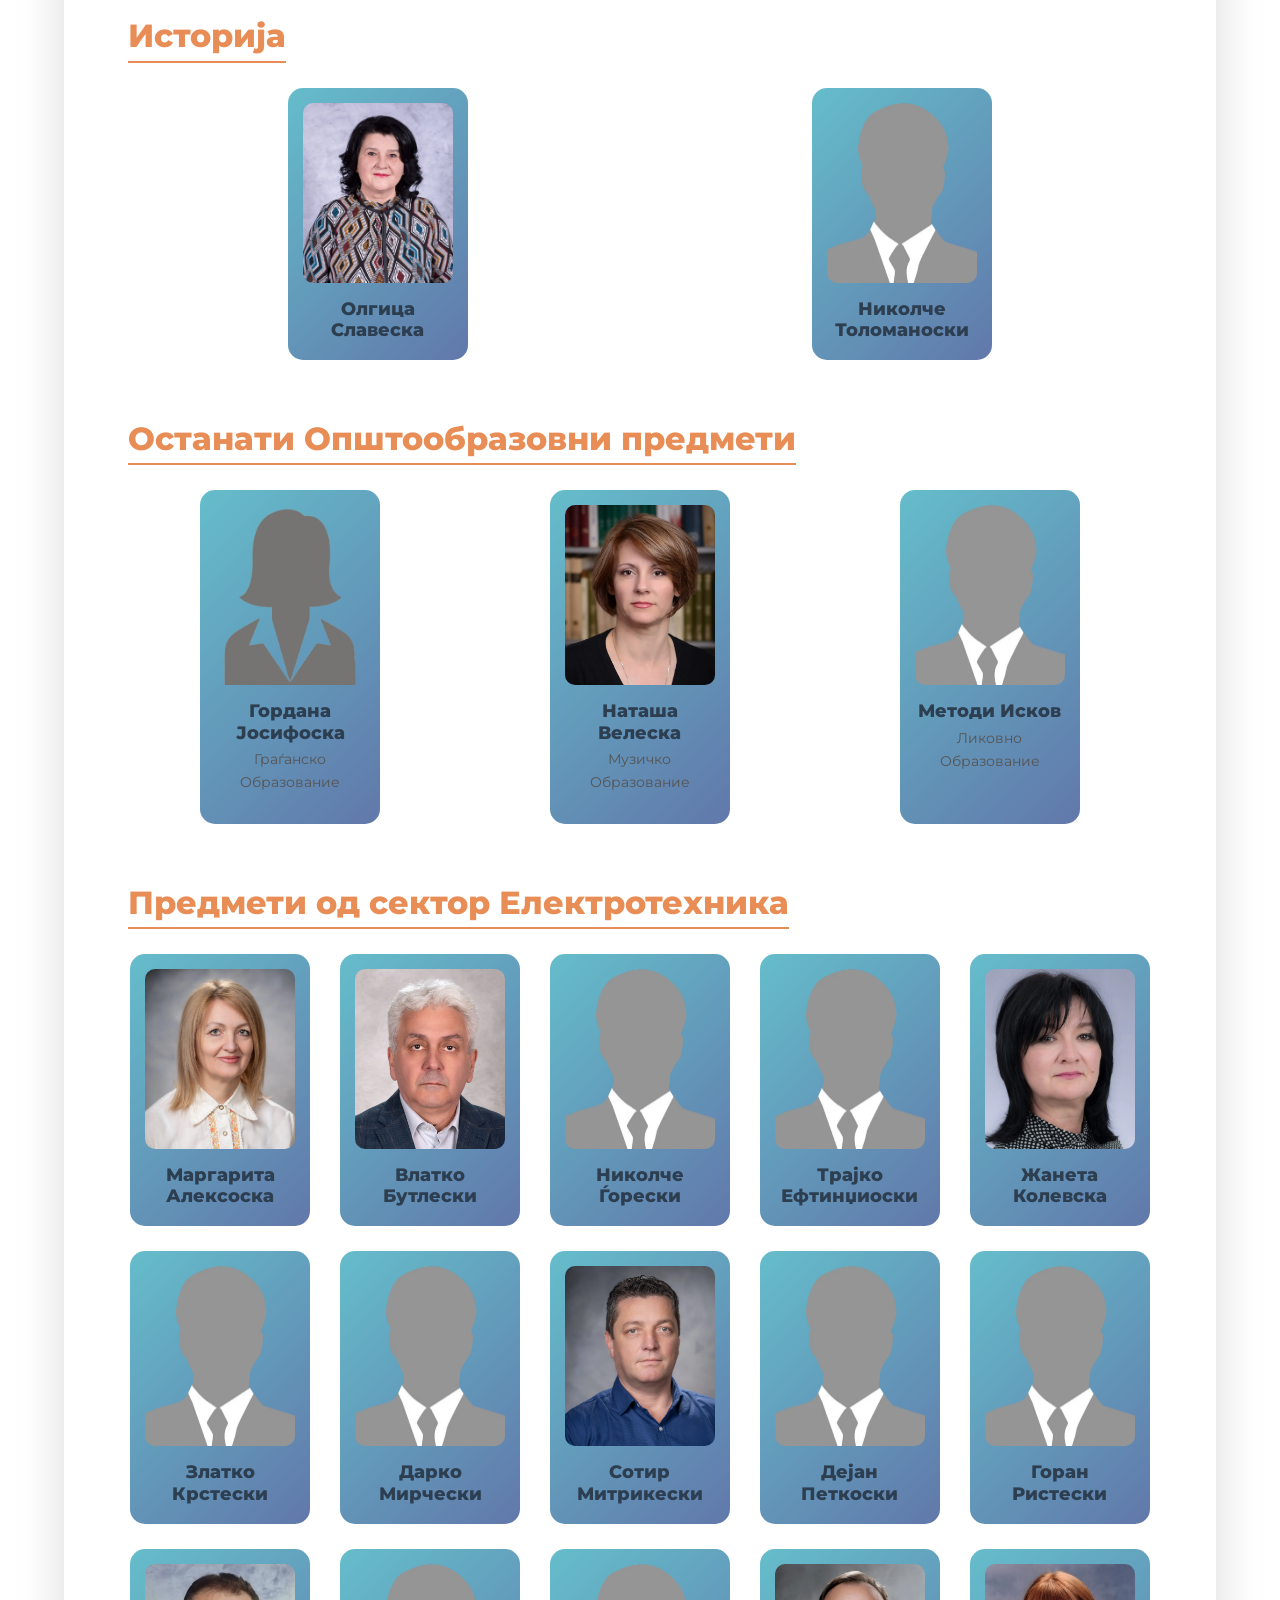
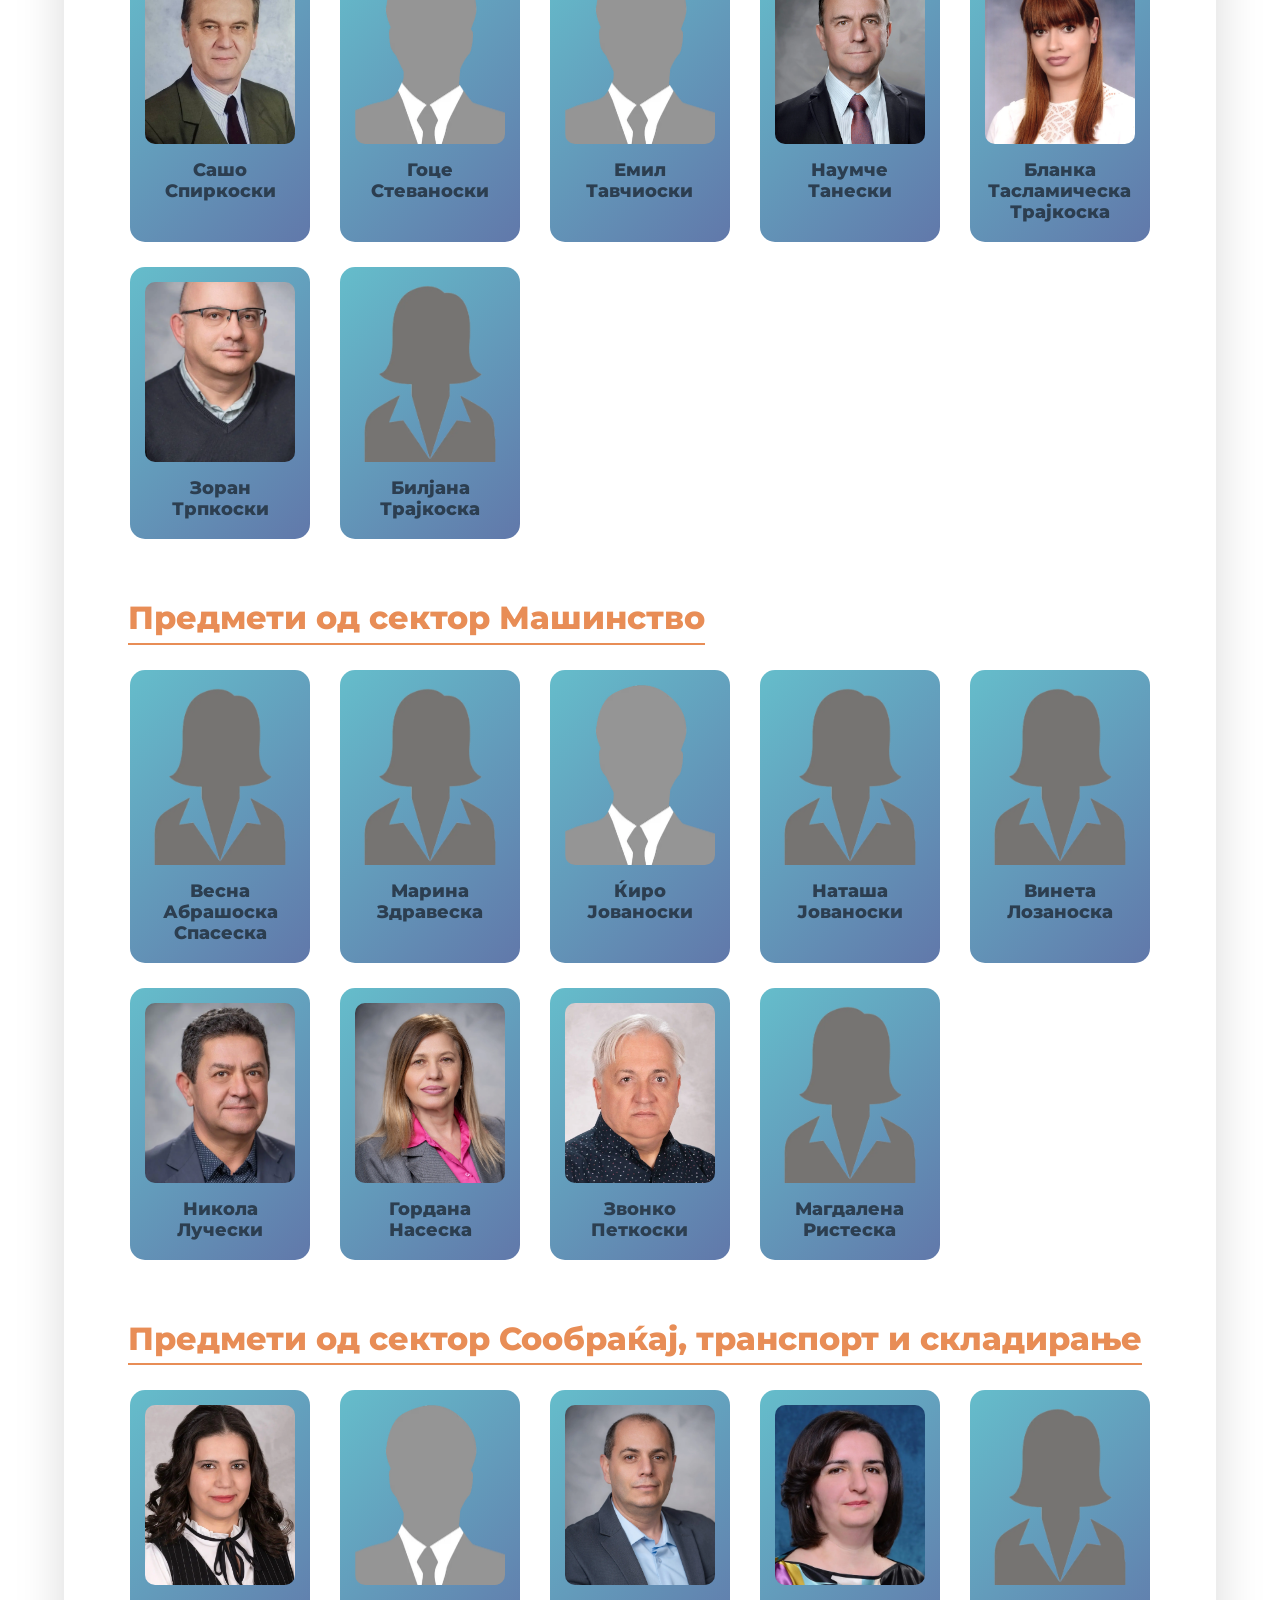
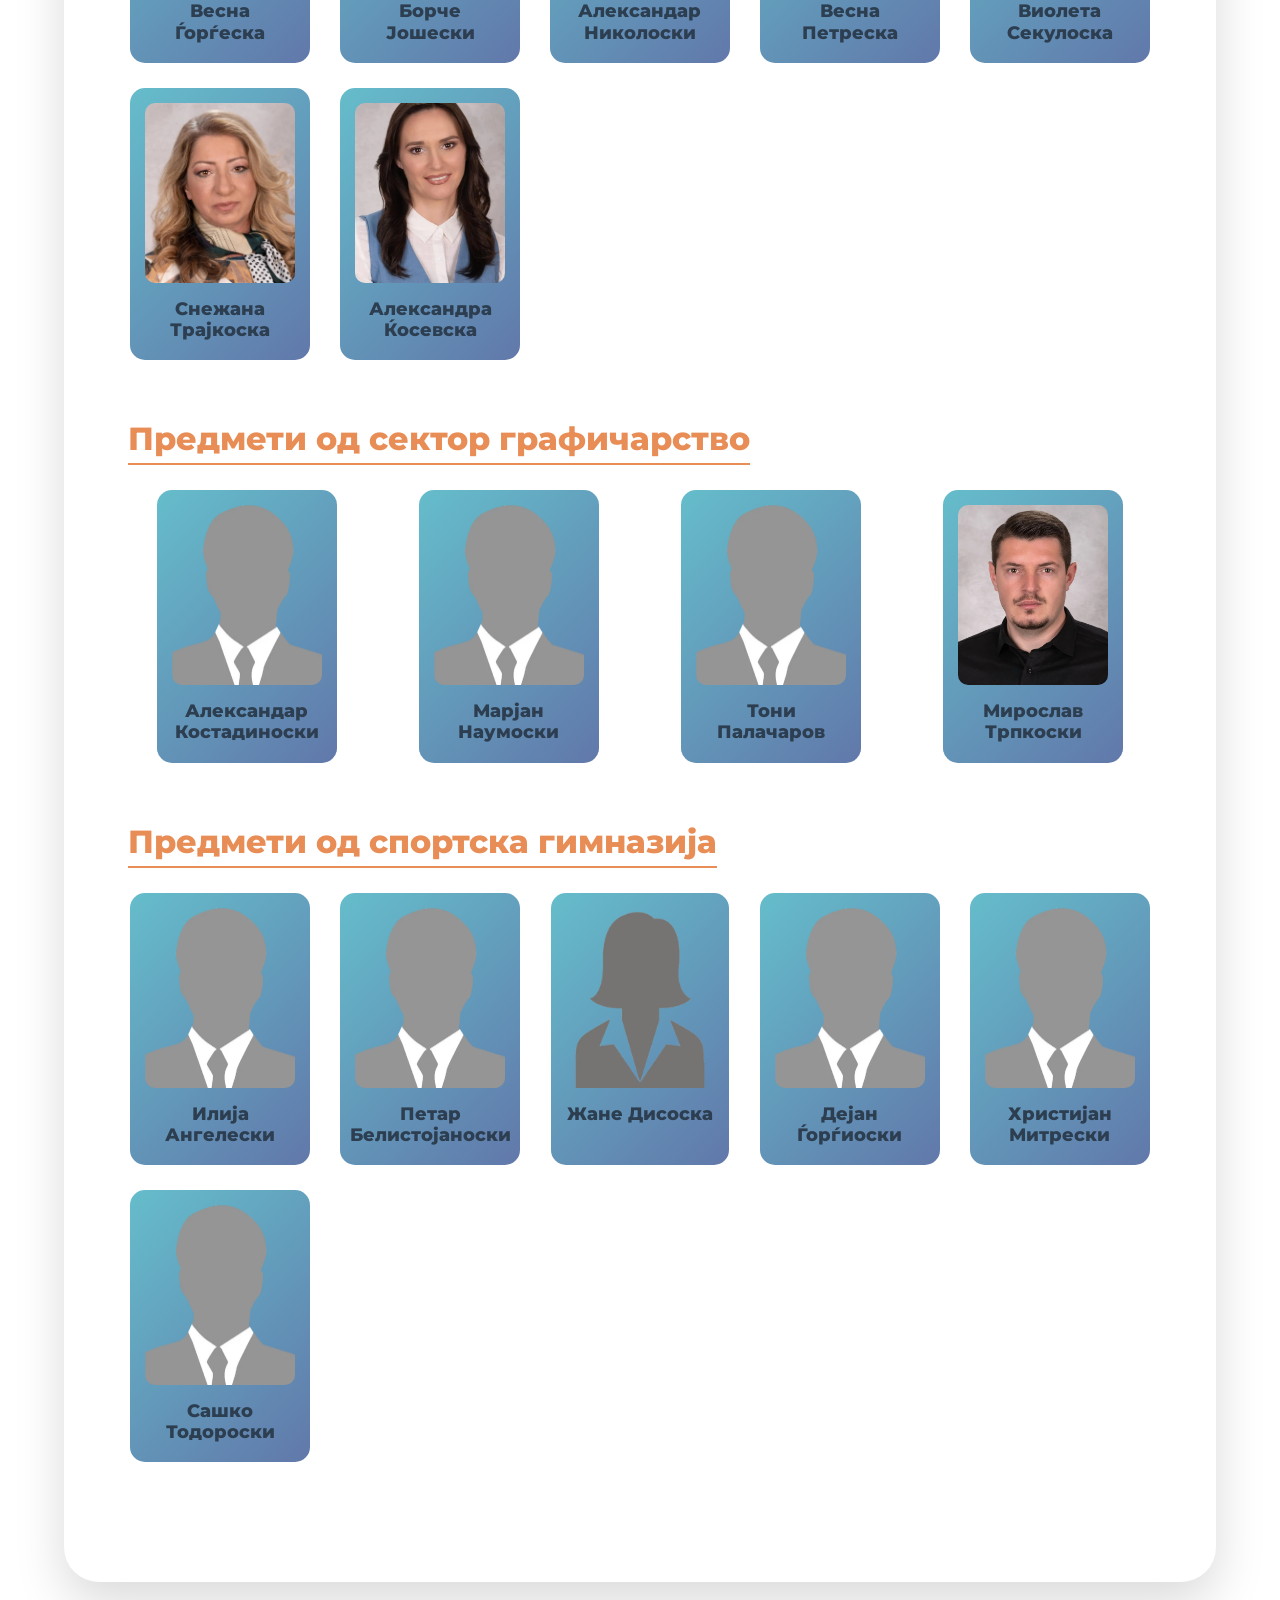
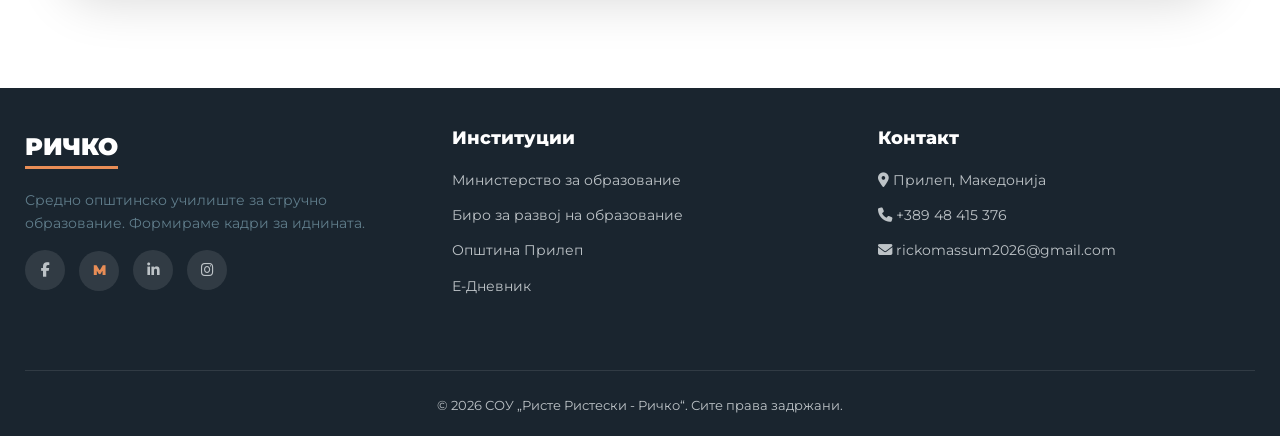
<file: zaNas.html>
<!DOCTYPE html>
<html lang="mk">
<head>  
    <meta charset="UTF-8"> 
     <meta name="viewport" content="width=device-width, initial-scale=1.0">
    <title>За нас | СОУ „Ристе Ристески - Ричко“</title> 
    <meta name="description" content="Официјален веб сајт на Средното Општинско Училиште Ристе Ристески - Ричко, Прилеп. Лидер во стручното образование.">
    
    <link href="https://fonts.googleapis.com/css2?family=Montserrat:wght@300;400;500;600;700;800;900&family=Open+Sans:wght@400;600&display=swap" rel="stylesheet">
    <link rel="stylesheet" href="https://cdnjs.cloudflare.com/ajax/libs/font-awesome/6.4.0/css/all.min.css">
    <link rel="icon" type="image/x-icon" href="IMAGES/favicon.ico">
    <link rel="stylesheet" href="CSS/global.css">
    <link rel="stylesheet" href="CSS/zaNas.css">
</head>

<body>
    <header>
       
           <a href="index.html" class="logo-badge" style="text-decoration: none;">
    <img src="IMAGES/Лого.webp" alt="Лого СОУ Ристе Ристески Ричко">
</a>

        <div class="header-title reveal d-100">
            <strong>СОУ „Ристе Ристески</strong>
            <span>- Ричко“</span>
        </div>

    <nav>
            <ul class="nav-menu" id="nav-menu">
                <li class="reveal d-100"><a href="index.html" class="nav-link">Почетна</a></li>
                <li class="reveal d-100 dropdown">
            <a href="zaNas.html" class="nav-link">За нас <i class="fas fa-caret-down"></i></a>
              <ul class="dropdown-menu">
                <li><a href="zaNas.html#history">Историјат</a></li>
                <li><a href="zaNas.html#headmaster">Административен кадар</a></li>
                <li><a href="zaNas.html#teachers">Наставен кадар</a></li>
              </ul>
            </li>
                <li class="reveal d-200"><a href="nastani.html" class="nav-link">Настани</a></li>
                <li class="reveal d-300"><a href="struki.html" class="nav-link">Квалификации и сектори</a></li>
                <li class="reveal d-400"><a href="index.html#kontakt" class="nav-link">Контакт</a></li>
            </ul>
        </nav>

        <div class="hamburger" onclick="toggleMenu()">
            <i class="fas fa-bars"></i>
        </div>
    </header>

  <!------- HERO ------>
<section class="about-hero ">
  <div class="about-hero-overlay reveal">
    <h1>Дознајте кои сме ние <br> и <span> За што се залагаме. </span></h1>
  </div>
</section>

  <!------ HISTORY ------->
<section id="history" class="section history reveal">
<h2 class="naslov">Историјат</h2>

<div class="history-wrapper">
  <div class="history-video">
    <iframe src="https://www.youtube.com/embed/pDu1pXEPR18?si=iDyN2cIxUSX4E7ab" title="YouTube video player" 
    frameborder="0" allow="accelerometer; autoplay; clipboard-write; encrypted-media; gyroscope; picture-in-picture; web-share"
     referrerpolicy="strict-origin-when-cross-origin" allowfullscreen></iframe>
  </div>

  <div class="history-text">
    <div class="history-slider">
        <div class="history-slide active">
            <p>
                СОУ „Ристе Ристески - Ричко“ е едно од најзначајните стручни училишта во Прилеп.
                Со децении образува квалитетен кадар подготвен за современиот пазар на труд.
            </p>
            <p>
                Училиштето постојано инвестира во развој, модерна опрема и стручно усовршување.
            </p>
        </div>

        <div class="history-slide">
            <p>
                Училиштето го носи името на Ристе Ристески-Ричко, истакнат првоборец и народен херој од Прилеп, 
                кој го положил својот живот за слободата на Македонија во текот на Втората светска војна. 
                Неговиот лик и дело се симбол на борбеноста и посветеноста, вредности кои училиштето се труди да ги всади кај своите ученици.
            </p>
        </div>

        <div class="history-slide">
    <ul>
        <li>
            <strong>Дуално образование:</strong> Како лидер во стручното образование, училиштето соработува со голем број приватни компании во Прилеп, овозможувајќи им на учениците практична настава директно во производствените капацитети.
        </li>
        <li>
            <strong>Опременост:</strong> Училиштето располага со современи кабинети, работилници и лаборатории каде се применуваат најновите технологии и софтвери.
        </li>
    </ul>
</div>
    </div>

    <div class="slider-controls">
        <button onclick="changeSlide(-1)" class="slider-btn"><i class="fas fa-chevron-left"></i></button>
        <button onclick="changeSlide(1)" class="slider-btn"><i class="fas fa-chevron-right"></i></button>
    </div>
</div>
</div>
</section>

<!--------- ADMINISTRATIVE STAFF --------->
 <section id="headmaster" class="section headmaster reveal">
  <h2 class="naslov">Административен кадар</h2>

  <div class="headmaster-card">

    <div class="admin-person">
      <img src="IMAGES/Direktor.webp" alt="Директор">
      <h3>Ѓорѓиоска Цветанка</h3>
      <p>Директор</p>
    </div>

    <div class="admin-person">
      <img src="IMAGES/ZamenikDirektor.webp" alt="Заменик директор">
      <h3>Волчески Златко</h3>
      <p>Заменик директор</p>
    </div>
  </div>
 <br>
  <div class="admin-secondary-grid">
    <div class="admin-person">
      <img src="IMAGES/психолог.webp" alt="Психолог">
      <h3>Александра Јанкоска</h3>
      <p>Психолог</p>
    </div>
    <div class="admin-person">
      <img src="IMAGES/педагог.webp" alt="Педагог">
      <h3>Пипиџаноска Ирена</h3>
      <p>Педагог</p>
    </div>
    <div class="admin-person">
      <img src="IMAGES/слика-професор.webp" alt="Секретар">
      <h3>Петар Николоски</h3>
      <p>Секретар</p>
    </div>
    <div class="admin-person">
      <img src="IMAGES/дефектолог.webp" alt="Дефектолог">
      <h3>Станкоска Рената</h3>
      <p>Дефектолог</p>
    </div>
  </div>
</section>
<br>
<!-------- PROFESSORS --------->
<section id="teachers" class="section teachers reveal">
  <h2>Наставен кадар</h2>

 <!-- Македонски јазик -->
  <div class="subject-group">
    <h3>Македонски јазик и литература</h3>
    <div class="teacher-grid">
      <div class="teacher-card">
        <img src="IMAGES/слика-професорка.webp" alt="Teacher Photo" class="square">
        <h4>Жаклина Башеска Нешкоска</h4>
      </div>
      <div class="teacher-card">
        <img src="IMAGES/КамелијаГалева.webp" alt="Teacher Photo" class="square">
        <h4>Камелија Галева</h4>
      </div>
      <div class="teacher-card">
        <img src="IMAGES/слика-професорка.webp" alt="Teacher Photo" class="square">
        <h4>Елена Дамјаноска</h4>
      </div>
      <div class="teacher-card">
        <img src="IMAGES/слика-професорка.webp" alt="Teacher Photo" class="square">
        <h4>Елена Ковилоска</h4>
      </div>
      <div class="teacher-card">
        <img src="IMAGES/слика-професорка.webp" alt="Teacher Photo" class="square">
        <h4>Николина Николовска</h4>
      </div>
      <div class="teacher-card">
        <img src="IMAGES/АндријанаЧелебитова.webp" alt="Teacher Photo" class="long">
        <h4>Андријана Челебитова</h4>
      </div>
    </div>
  </div>

  <!-- Англиски јазик -->
  <div class="subject-group">
    <h3 class="short">Англиски јазик </h3>
    <div class="teacher-grid">
      <div class="teacher-card">
        <img src="IMAGES/слика-професорка.webp" alt="Teacher Photo" class="square">
        <h4>Александра Биџоска Димоска</h4>
      </div>
      <div class="teacher-card">
        <img src="IMAGES/слика-професорка.webp" alt="Teacher Photo" class="square">
        <h4>Елисавета Милошеска</h4>
      </div>
      <div class="teacher-card">
        <img src="IMAGES/слика-професорка.webp" alt="Teacher Photo" class="square">
        <h4>Катерина Пацаноска Палеска</h4>
      </div>
      <div class="teacher-card">
        <img src="IMAGES/слика-професорка.webp" alt="Teacher Photo" class="square">
        <h4>Фросина Стојановска</h4>
      </div>
    </div>
  </div>

  <!-- Математика -->
  <div class="subject-group">
    <h3>Математика</h3>
    <div class="teacher-grid">
      <div class="teacher-card">
        <img src="IMAGES/ZamenikDirektor.webp" alt="Teacher Photo" class="long">
        <h4>Златко Волчески</h4>
      </div>
      <div class="teacher-card">
        <img src="IMAGES/слика-професорка.webp" alt="Teacher Photo" class="square">
        <h4>Елизабета Гагалеска</h4>
      </div>
      <div class="teacher-card">
        <img src="IMAGES/слика-професорка.webp" alt="Teacher Photo" class="square">
        <h4>Валентина Герамитчиоска</h4>
      </div>
      <div class="teacher-card">
        <img src="IMAGES/слика-професорка.webp" alt="Teacher Photo" class="square">
        <h4>Анета Оропан</h4>
      </div>
      <div class="teacher-card">
        <img src="IMAGES/слика-професорка.webp" alt="Teacher Photo" class="square">
        <h4>Наташа Стеваноска</h4>
      </div>
    </div>
  </div>
    
  <!-- Физика -->
  <div class="subject-group">
    <h3> Физика</h3>
    <div class="teacher-grid">
      <div class="teacher-card">
        <img src="IMAGES/слика-професорка.webp" alt="Teacher Photo" class="square">
        <h4>Весна Јосифоска</h4>
      </div>
      <div class="teacher-card">
        <img src="IMAGES/ЛенчеНасеска.webp" alt="Teacher Photo" class="long">
        <h4>Ленче Насеска</h4>
      </div>
    </div>
  </div>

  <!-- Историја -->
  <div class="subject-group">
    <h3>Историја</h3>
    <div class="teacher-grid">
      <div class="teacher-card">
        <img src="IMAGES/ОлгицаСлавеска.webp" alt="Teacher Photo" class="long">
        <h4>Олгица Славеска</h4>
      </div>
      <div class="teacher-card">
        <img src="IMAGES/слика-професор.webp" alt="Teacher Photo" class="long">
        <h4>Николче Толоманоски</h4>
      </div>
    </div>
  </div>

 <!-- Останати предмети и професори -->
  <div class="subject-group">
  <h3>Останати Општообразовни предмети</h3>
  <div class="teacher-grid">
    <!-- Граѓанско образование -->
    <div class="teacher-card">
      <img src="IMAGES/слика-професорка.webp" alt="Гордана Јосифоска" class="square">
      <h4>Гордана Јосифоска</h4>
      <p>Граѓанско Образование</p>
    </div>

    <!-- Музичко Образование -->
    <div class="teacher-card">
      <img src="IMAGES/НаташаВелеска.webp" alt="Наташа Велеска" class="long">
      <h4>Наташа Велеска</h4>
      <p>Музичко Образование</p>
    </div>

    <!--Ликовно Образование -->
    <div class="teacher-card">
      <img src="IMAGES/слика-професор.webp" alt="Методи Исков" class="long">
      <h4>Методи Исков</h4>
      <p>Ликовно Образование</p>
    </div>
  </div>
</div>

<!-- Предмети од сектор Електротехника -->
  <div class="subject-group">
    <h3>Предмети од сектор Електротехника</h3>
    <div class="teacher-grid">
      <div class="teacher-card">
        <img src="IMAGES/МаргаритаАлексоска.webp" alt="Teacher Photo" class="long">
        <h4>Маргарита Алексоска</h4>
      </div>
      <div class="teacher-card">
        <img src="IMAGES/ВлаткоБутлески.webp" alt="Teacher Photo" class="long">
        <h4>Влатко Бутлески</h4>
      </div>
      <div class="teacher-card">
        <img src="IMAGES/слика-професор.webp" alt="Teacher Photo" class="long">
        <h4>Николче Ѓорески</h4>
      </div>
      <div class="teacher-card">
        <img src="IMAGES/слика-професор.webp" alt="Teacher Photo" class="long">
        <h4>Трајко Ефтинџиоски</h4>
      </div>
      <div class="teacher-card">
        <img src="IMAGES/ЖанетаКолевска.webp" alt="Teacher Photo" class="square">
        <h4>Жанета Колевска</h4>
      </div>
      <div class="teacher-card">
        <img src="IMAGES/слика-професор.webp" alt="Teacher Photo" class="long">
        <h4>Златко Крстески</h4>
      </div>
      <div class="teacher-card">
        <img src="IMAGES/слика-професор.webp" alt="Teacher Photo" class="long">
        <h4>Дарко Мирчески</h4>
      </div>
      <div class="teacher-card">
        <img src="IMAGES/СотирМитрикески.webp" alt="Teacher Photo" class="long">
        <h4>Сотир Митрикески</h4>
      </div>
      <div class="teacher-card">
        <img src="IMAGES/слика-професор.webp" alt="Teacher Photo" class="long">
        <h4>Дејан Петкоски</h4>
      </div>
      <div class="teacher-card">
        <img src="IMAGES/слика-професор.webp" alt="Teacher Photo" class="long">
        <h4>Горан Ристески</h4>
      </div>
      <div class="teacher-card">
        <img src="IMAGES/СашоСпиркоски.webp" alt="Teacher Photo" class="long">
        <h4>Сашо Спиркоски</h4>
      </div>
      <div class="teacher-card">
        <img src="IMAGES/слика-професор.webp" alt="Teacher Photo" class="long">
        <h4>Гоце Стеваноски</h4>
      </div>
      <div class="teacher-card">
        <img src="IMAGES/слика-професор.webp" alt="Teacher Photo" class="long">
        <h4>Емил Тавчиоски</h4>
      </div>
      <div class="teacher-card">
        <img src="IMAGES/НаумчеТанески.webp" alt="Teacher Photo" class="long">
        <h4>Наумче Танески</h4>
      </div>
      <div class="teacher-card">
        <img src="IMAGES/БланкаТасламическаТрајкоска.webp" alt="Teacher Photo" class="long">
        <h4>Бланка Тасламическа Трајкоска</h4>
      </div>
      <div class="teacher-card">
        <img src="IMAGES/ЗоранТрпкоски.webp" alt="Teacher Photo" class="square">
        <h4>Зоран Трпкоски</h4>
      </div>
      <div class="teacher-card">
        <img src="IMAGES/слика-професорка.webp" alt="Teacher Photo" class="square">
        <h4>Билјана Трајкоска</h4>
      </div>
    </div>
  </div>

  <!-- Предмети од сектор Машинство -->
  <div class="subject-group">
    <h3>Предмети од сектор Машинство</h3>
    <div class="teacher-grid">
      <div class="teacher-card">
        <img src="IMAGES/слика-професорка.webp" alt="Teacher Photo" class="square">
        <h4>Весна Абрашоска Спасеска</h4>
      </div>
      <div class="teacher-card">
        <img src="IMAGES/слика-професорка.webp" alt="Teacher Photo" class="square">
        <h4>Марина Здравеска</h4>
      </div>
      <div class="teacher-card">
        <img src="IMAGES/слика-професор.webp" alt="Teacher Photo" class="long">
        <h4>Ќиро Јованоски</h4>
      </div>
      <div class="teacher-card">
        <img src="IMAGES/слика-професорка.webp" alt="Teacher Photo" class="square">
        <h4>Наташа Јованоски</h4>
      </div>
      <div class="teacher-card">
        <img src="IMAGES/слика-професорка.webp" alt="Teacher Photo" class="square">
        <h4>Винета Лозаноска</h4>
      </div>
      <div class="teacher-card">
        <img src="IMAGES/НиколаЛучески.webp" alt="Teacher Photo" class="square">
        <h4>Никола Лучески</h4>
      </div>
      <div class="teacher-card">
        <img src="IMAGES/ГорданаНасеска.webp" alt="Teacher Photo" class="long">
        <h4>Гордана Насеска</h4>
      </div>
      <div class="teacher-card">
        <img src="IMAGES/ЗвонкоПеткоски.webp" alt="Teacher Photo" class="square">
        <h4>Звонко Петкоски</h4>
      </div>
      <div class="teacher-card">
        <img src="IMAGES/слика-професорка.webp" alt="Teacher Photo" class="square">
        <h4>Магдалена Ристеска</h4>
      </div>
    </div>
  </div>
  
  <!-- Предмети од сектор Сообраќај, транспорт и складирање -->
  <div class="subject-group">
    <h3>Предмети од сектор Сообраќај, транспорт и складирање</h3>
    <div class="teacher-grid">
      <div class="teacher-card">
        <img src="IMAGES/ВеснаЃореска.webp" alt="Teacher Photo" class="square">
        <h4>Весна Ѓорѓеска</h4>
      </div>
      <div class="teacher-card">
        <img src="IMAGES/слика-професор.webp" alt="Teacher Photo" class="long">
        <h4>Борче Јошески</h4>
      </div>
      <div class="teacher-card">
        <img src="IMAGES/AleksandarNikoloski.webp" alt="Teacher Photo" class="long">
        <h4>Александар Николоски</h4>
      </div>
      <div class="teacher-card">
        <img src="IMAGES/ВеснаПетреска.webp" alt="Teacher Photo" class="square">
        <h4>Весна Петреска</h4>
      </div>
      <div class="teacher-card">
        <img src="IMAGES/слика-професорка.webp" alt="Teacher Photo" class="square">
        <h4>Виолета Секулоска</h4>
      </div>
      <div class="teacher-card">
        <img src="IMAGES/СнежанаТрајкоска.webp" alt="Teacher Photo" class="square">
        <h4>Снежана Трајкоска</h4>
      </div>
      <div class="teacher-card">
        <img src="IMAGES/АлександраЌосеска.webp" alt="Teacher Photo" class="square">
        <h4>Александра Ќосевска</h4>
      </div>
    </div>
  </div>

  <!-- Предмети од сектор Графичарство -->
  <div class="subject-group">
    <h3>Предмети од сектор графичарство</h3>
    <div class="teacher-grid">
      <div class="teacher-card">
        <img src="IMAGES/слика-професор.webp" alt="Teacher Photo" class="long">
        <h4>Александар Костадиноски</h4>
      </div>
      <div class="teacher-card">
        <img src="IMAGES/слика-професор.webp" alt="Teacher Photo" class="long">
        <h4>Марјан Наумоски</h4>
      </div>
      <div class="teacher-card">
        <img src="IMAGES/слика-професор.webp" alt="Teacher Photo" class="long">
        <h4>Тони Палачаров</h4>
      </div>
      <div class="teacher-card">
        <img src="IMAGES/МирославТрпкоски.webp" alt="Teacher Photo" class="square">
        <h4>Мирослав Трпкоски</h4>
      </div>
    </div>
  </div>

    <!-- Предмети од Спортска гимназија -->
  <div class="subject-group">
    <h3>Предмети од спортска гимназија</h3>
    <div class="teacher-grid">
      <div class="teacher-card">
        <img src="IMAGES/слика-професор.webp" alt="Teacher Photo" class="long">
        <h4>Илија Ангелески</h4>
      </div>
      <div class="teacher-card">
        <img src="IMAGES/слика-професор.webp" alt="Teacher Photo" class="long">
        <h4>Петар Белистојаноски</h4>
      </div>
      <div class="teacher-card">
        <img src="IMAGES/слика-професорка.webp" alt="Teacher Photo" class="square">
        <h4>Жане Дисоска</h4>
      </div>
      <div class="teacher-card">
        <img src="IMAGES/слика-професор.webp" alt="Teacher Photo" class="long">
        <h4>Дејан Ѓорѓиоски</h4>
      </div>
      <div class="teacher-card">
        <img src="IMAGES/слика-професор.webp" alt="Teacher Photo" class="long">
        <h4>Христијан Митрески</h4>
      </div>
      <div class="teacher-card">
        <img src="IMAGES/слика-професор.webp" alt="Teacher Photo" class="long">
        <h4>Сашко Тодороски</h4>
      </div>
    </div>
  </div>
</section>
<br>
<footer>
        <div class="container">
            <div class="footer-grid">
                <div>
                    <div class="footer-logo">РИЧКО</div>
                    <p>Средно општинско училиште за стручно образование. Формираме кадри за иднината.</p>
                    <div class="social-icons">
                        <a href="https://www.facebook.com/rickoedumk"><i class="fab fa-facebook-f"></i></a>
                        <a href="https://www.facebook.com/mladinskaricko"><i  class="r-symbol">M</i></a>
                        <a href="https://mk.linkedin.com/company/rickoedumk"><i class="fab fa-linkedin-in"></i></a>
                        <a href="https://www.instagram.com/u.u.z_ricko?igsh=YXB3cnBxc3ljbzF0"><i class="fab fa-instagram"></i></a>
                    </div>
                </div>
                
                <div>
                    <h5 style="color:#fff; margin-bottom:20px;font-size: large;">Институции</h5>
                    <ul class="footer-links">
                        <li><a href="https://mon.gov.mk/">Министерство за образование</a></li>
                        <li><a href="https://bro.gov.mk/">Биро за развој на образование</a></li>
                        <li><a href="https://www.prilep.gov.mk/">Општина Прилеп</a></li>
                        <li><a href="https://ednevnik.edu.mk/">Е-Дневник</a></li>
                    </ul>
                </div>

                <div>
                    <h5 style="color:#fff; margin-bottom:20px;font-size: large;">Контакт</h5>
                    <ul class="footer-links">
                        <li><i class="fas fa-map-marker-alt"></i> Прилеп, Македонија</li>
                        <li><i class="fas fa-phone"></i> +389 48 415 376</li>
                        <li><i class="fas fa-envelope"></i> &#114;&#105;&#099;&#107;&#111;&#109;&#097;&#115;&#115;&#117;&#109;&#050;&#048;&#050;&#054;&#064;&#103;&#109;&#097;&#105;&#108;&#046;&#099;&#111;&#109;</li>
                        
                    </ul>
                </div>
            </div>
            
            <div class="copyright">
                &copy; 2026 СОУ „Ристе Ристески - Ричко“. Сите права задржани.
            </div>
        </div>
    </footer>

 <script src="app.js"></script>
</body>
</html>
</file>
<file: CSS/global.css>
/* ======================================================
   1. GLOBAL VARIABLES
   ====================================================== */
    :root {
        --dark-blue: #2c3e50;
        --ricko-blue: #3B4A6B;
        --steel-blue: #607D8B;
        --light-yellow: #F7E7A6;
        --orange: #E88D56;
        --orange-dark: #d35400;
        --color-light-blue: #e3f2fd;

        --white: #ffffff;
        --off-white: #fdfdfd;
        --bg-gray: #f4f7f6;
        --border-color: rgba(0, 0, 0, 0.08);

        --header-height: 100px;
        --container-width: 1280px;
        --badge-width: 140px;
        --badge-height: 160px;

        --shadow-sm: 0 5px 15px rgba(0, 0, 0, 0.05);
        --shadow-md: 0 10px 30px rgba(0, 0, 0, 0.1);
        --shadow-lg: 0 20px 50px rgba(0, 0, 0, 0.15);
        --transition-fast: 0.2s ease;
        --transition-smooth: 0.4s cubic-bezier(0.165, 0.84, 0.44, 1);
    }

    /* ==============================================
   2. RESET & BASE STYLES
   ==============================================*/
    * {
        margin: 0;
        padding: 0;
        box-sizing: border-box;
        outline: none;
    }

    html {
        scroll-behavior: smooth;
        font-size: 16px;
    }


    body {
        font-family: 'Montserrat', sans-serif;
        background-color: var(--white);
        color: #444;
        overflow-x: hidden;
        line-height: 1.6;
        -webkit-font-smoothing: antialiased;
        display: flex;
        flex-direction: column;
        min-height: 100vh;
    }

    a {
        text-decoration: none;
        color: inherit;
        transition: var(--transition-fast);
    }

    ul {
        list-style: none;
    }

    img {
        display: block;
        max-width: 100%;
        height: auto;
    }

    h1,
    h2,
    h3,
    h4,
    h5,
    h6 {
        color: var(--ricko-blue);
        font-weight: 800;
        line-height: 1.2;
    }

    p {
        color: var(--steel-blue);
        margin-bottom: 15px;
        font-weight: 400;
    }

    .container {
        max-width: var(--container-width);
        margin: 0 auto;
        padding: 0 25px;
        position: relative;
    }

    .section-padding {
        padding: 100px 0;
    }

    .text-center {
        text-align: center;
    }

    .flex-center {
        display: flex;
        align-items: center;
        justify-content: center;
    }

    /* ====================================================
   3. ANIMATIONS & BUTTONS
   ==================================================== */
    .reveal {
        position: relative;
        transform: translateY(80px);
        opacity: 0;
        transition: all 0.8s cubic-bezier(0.5, 0, 0, 1);
        will-change: transform, opacity;
    }

    .reveal.active {
        transform: translateY(0);
        opacity: 1;
    }

    .d-100 {
        transition-delay: 0.1s;
    }

    .d-200 {
        transition-delay: 0.2s;
    }

    .d-300 {
        transition-delay: 0.3s;
    }

    .d-400 {
        transition-delay: 0.4s;
    }

    .btn {
        display: inline-block;
        padding: 16px 40px;
        font-size: 14px;
        font-weight: 700;
        text-transform: uppercase;
        letter-spacing: 1.5px;
        border-radius: 50px;
        position: relative;
        overflow: hidden;
        z-index: 1;
        transition: var(--transition-smooth);
        cursor: pointer;
        border: none;
    }

    .btn-primary {
        background-color: var(--orange);
        color: var(--white);
        box-shadow: 0 10px 20px rgba(232, 141, 86, 0.3);
    }

    .btn-primary::before {
        content: '';
        position: absolute;
        top: 0;
        left: 0;
        width: 0%;
        height: 100%;
        background-color: var(--orange-dark);
        transition: var(--transition-smooth);
        z-index: -1;
        border-radius: 50px;
    }

    .btn-primary:hover {
        transform: translateY(-5px);
        box-shadow: 0 15px 30px rgba(232, 141, 86, 0.4);
    }

    .btn-primary:hover::before {
        width: 100%;
    }

    .btn-outline {
        background: transparent;
        border: 2px solid var(--ricko-blue);
        color: var(--ricko-blue);
    }

    .btn-outline:hover {
        background: var(--ricko-blue);
        color: var(--white);
        transform: translateY(-3px);
        box-shadow: 0 10px 20px rgba(59, 74, 107, 0.2);
    }

    /* ======================================================
   4. HEADER & NAVIGATION
   ====================================================== */
    header {
        height: var(--header-height);
        background: var(--white);
        display: flex;
        justify-content: flex-start;
        align-items: center;
        padding: 0 5%;
        position: sticky;
        top: 0;
        z-index: 1000;
        border-bottom: 5px solid var(--orange);
        box-shadow: var(--shadow-sm);
        transition: var(--transition-smooth);
    }

    .logo-badge {
        position: absolute;
        top: 0;
        left: 5%;
        width: var(--badge-width);
        height: var(--badge-height);
        background: var(--white);
        border-radius: 0 0 50% 50%;
        box-shadow: var(--shadow-md);
        z-index: 1001;
        display: flex;
        align-items: center;
        justify-content: center;
        flex-direction: column;
        border: 1px solid #eee;
        border-top: none;
        transition: all 0.6s ease-in-out;
        cursor: pointer;
    }

    .logo-badge.scrolled {
        height: 95px;
        width: 110px;
        border-radius: 0 0 20px 20px;
        box-shadow: var(--shadow-sm);
    }

    .logo-badge:hover:not(.scrolled) {
        height: calc(var(--badge-height) + 15px);
        background: #fffdf5;
    }

    .logo-badge img {
        width: 85%;
        height: 85%;
        object-fit: contain;
    }

    .header-title {
        position: relative;
        left: 0;
        top: 0;
        transform: none;
        margin-left: 160px;
        margin-right: auto;
        text-transform: uppercase;
        color: var(--ricko-blue);
        letter-spacing: 1.5px;
        pointer-events: none;
        display: flex;
        flex-direction: column;
        flex-shrink: 1;
        min-width: 0;
        text-shadow: 1px 1px 0px rgba(255, 255, 255, 0.8);
    }

    .header-title strong {
        font-weight: 900;
        display: block;
        font-size: 1.3rem;
        line-height: 1.1;
    }

    .header-title span {
        color: var(--orange);
        font-size: 1.05rem;
        font-weight: 700;
        display: block;
        margin-top: 2px;
    }

    .nav-menu {
        display: flex;
        gap: 40px;
    }

    .nav-link {
        font-size: 0.85rem;
        font-weight: 700;
        text-transform: uppercase;
        color: var(--ricko-blue);
        letter-spacing: 1px;
        position: relative;
        padding: 10px 0;
    }

    .nav-link::after {
        content: '';
        position: absolute;
        bottom: 0;
        left: 0;
        width: 0;
        height: 3px;
        background: var(--orange);
        transition: 0.3s cubic-bezier(0.25, 1, 0.5, 1);
    }

    .nav-link:hover,
    .nav-link.active {
        color: var(--orange);
    }

    .nav-link:hover::after,
    .nav-link.active::after {
        width: 100%;
    }

    .hamburger {
        display: none;
        font-size: 1.8rem;
        color: var(--ricko-blue);
        cursor: pointer;
    }

    /*=============== DROP-DOWN MENU ============== */
    .nav-menu li.dropdown {
        position: relative;
    }

    .nav-menu li.dropdown .dropdown-menu {
        display: none;
        position: absolute;
        top: 100%;
        left: 0;
        background-color: var(--white);
        min-width: 200px;
        z-index: 1000;
        border-radius: 10px;
        box-shadow: var(--shadow-md);
        overflow: hidden;
        transition: all 0.3s ease;
    }

    .nav-menu li.dropdown .dropdown-menu li a {
        display: block;
        padding: 12px 20px;
        color: var(--dark-blue);
        font-weight: 600;
        transition: all 0.3s ease;
    }

    .nav-menu li.dropdown .dropdown-menu li a:hover {
        background-color: var(--orange);
        color: var(--white);
        transform: translateX(5px);
    }

    .nav-menu li.dropdown:hover .dropdown-menu {
        display: block;
    }

    /* ==========================================================================
   5. FOOTER
   ========================================================================== */
    footer {
        background-color: #1a252f;
        color: #bdc3c7;
        padding: 40px 0 20px;
        font-size: 0.9rem;
        margin-top: auto;
    }

    .footer-grid {
        display: grid;
        grid-template-columns: repeat(auto-fit, minmax(250px, 1fr));
        gap: 50px;
        margin-bottom: 60px;
    }

    .footer-logo {
        font-weight: 900;
        color: #fff;
        font-size: 1.5rem;
        margin-bottom: 20px;
        display: inline-block;
        border-bottom: 3px solid var(--orange);
    }

    .footer-links li {
        margin-bottom: 12px;
    }

    .footer-links a:hover {
        color: var(--orange);
        padding-left: 5px;
    }

    .footer-text {
        margin-bottom: 15px;
        font-weight: 400;
        color: #607d8b;
    }

    .social-icons a {
        display: inline-flex;
        width: 40px;
        height: 40px;
        background: rgba(255, 255, 255, 0.1);
        border-radius: 50%;
        align-items: center;
        justify-content: center;
        margin-right: 10px;
        transition: 0.3s;
    }

    .social-icons a:hover {
        background: var(--orange);
        color: white;
        transform: translateY(-3px);
    }

    .r-symbol {
        font-style: normal;
        font-weight: 900;
        color: var(--orange);
    }

    .social-icons a:hover .r-symbol {
        color: #fff;
    }

    .copyright {
        border-top: 1px solid rgba(255, 255, 255, 0.1);
        padding-top: 25px;
        text-align: center;
        font-size: 0.8rem;
    }

    #location,
    #history,
    #headmaster,
    #teachers {
        scroll-margin-top: calc(var(--header-height) + 20px);
    }

    h1,
    h2 {
        letter-spacing: -1px;
    }

    .logo-badge {
        border: 1px solid rgba(0, 0, 0, 0.05);
    }

    /* ==========================================================================
   6. GLOBAL RESPONSIVE RULES (Header & Nav)
   ========================================================================== */
    @media (max-width: 1024px) {
        .header-title {
            display: none;
        }

        header {
            justify-content: space-between;
            padding: 0 30px;
        }

        .logo-badge {
            position: relative;
            left: 0;
            top: 0;
            height: 90px;
            width: 90px;
            border-radius: 0 0 15px 15px;
            transform: none;
        }

        .logo-badge.scrolled {
            height: 75px;
            width: 75px;
            border-radius: 0 0 10px 10px;
        }
    }

    @media (max-width: 768px) {
        .nav-menu {
            position: fixed;
            top: var(--header-height);
            right: -100%;
            width: 100%;
            height: calc(100vh - var(--header-height));
            background: var(--white);
            flex-direction: column;
            align-items: center;
            justify-content: center;
            gap: 40px;
            transition: 0.4s;
            z-index: 999;
        }

        .nav-menu.active {
            right: 0;
        }

        .nav-menu li {
            opacity: 1 !important;
            transform: none !important;
            transition: none !important;
        }

        .hamburger {
            display: block;
        }

        /* Hide Dropdowns on mobile */
        .nav-menu li.dropdown .nav-link i.fa-caret-down,
        .nav-menu li.dropdown .dropdown-menu,
        .nav-menu li.dropdown:hover .dropdown-menu {
            display: none !important;
        }
    }
</file>
<file: CSS/index.css>
/* =================================================
   HERO SECTION 
   ================================================= */
.hero {
    position: relative;
    height: 90vh; 
    min-height: 600px;
    width: 100%;
    display: flex;
    align-items: center;
    background-image: url('https://images.unsplash.com/photo-1581091226825-a6a2a5aee158?q=80&w=2070&auto=format&fit=crop'); 
    background-size: cover;
    background-position: center;
    background-attachment: fixed; 
    overflow: hidden;
}

.hero::after {
    content: ''; position: absolute; inset: 0;
    background: linear-gradient(105deg, rgba(44, 62, 80, 0.95) 0%, rgba(59, 74, 107, 0.8) 50%, rgba(232, 141, 86, 0.2) 100%);
    z-index: 1;
}

.hero-content { position: relative; z-index: 2; padding-left: 10%; max-width: 900px; }
.hero h1 { font-size: 4.5rem; color: var(--white); margin-bottom: 25px; line-height: 1.1; text-shadow: 0 10px 30px rgba(0,0,0,0.3); }
.hero h1 span { color: var(--light-yellow); font-style: italic; }
.hero p { font-size: 1.25rem; color: rgba(255,255,255,0.9); margin-bottom: 40px; max-width: 600px; border-left: 4px solid var(--orange); padding-left: 20px; }

/* ==========================================
   ACTIVITY SECTION
   ==========================================*/
.activities { background-color: var(--bg-gray); padding: 100px 0; }
.section-header { margin-bottom: 60px; text-align: center; }
.section-header h3 { font-size: 1rem; color: var(--orange); text-transform: uppercase; letter-spacing: 3px; margin-bottom: 10px; }
.section-header h2 { font-size: 2.8rem; color: var(--ricko-blue); }

.slider-container { position: relative; width: 100%; overflow: hidden; padding: 20px 0 50px 0; }
.cards-track { display: flex; gap: 30px; overflow-x: auto; scroll-behavior: smooth; padding: 20px 10px; scrollbar-width: none; }
.cards-track::-webkit-scrollbar { display: none; }

.event-card {
   min-width: 350px;
   background: var(--white);
   border-radius: 20px;
   overflow: hidden;
   box-shadow: 0 4px 6px -1px rgba(0, 0, 0, 0.1), 0 2px 4px -1px rgba(0, 0, 0, 0.06);
   transition: var(--transition-smooth);
   position: relative;
   border: 1px solid var(--border-color);
   display: flex;
   flex-direction: column;
}
.event-card:hover { transform: translateY(-15px) scale(1.02); box-shadow: var(--shadow-lg); }
.card-img { height: 220px; width: 100%; background-color: #ddd; position: relative; overflow: hidden; }
.card-img img { width: 100%; height: 100%; object-fit: cover; transition: 0.5s; }
.event-card:hover .card-img img { transform: scale(1.1); }
.card-badge { position: absolute; top: 20px; right: 20px; background: var(--orange); color: #fff; padding: 6px 14px; border-radius: 30px; font-size: 0.75rem; font-weight: 700; box-shadow: 0 4px 10px rgba(0,0,0,0.2); }
.card-body { padding: 30px; flex-grow: 1; display: flex; flex-direction: column; }
.card-title { font-size: 1.2rem; margin-bottom: 15px; color: var(--ricko-blue); }
.card-meta { margin-top: auto; padding-top: 15px; border-top: 1px solid #f0f0f0; display: flex; justify-content: space-between; font-size: 0.85rem; color: #888; }
.slider-nav { display: flex; justify-content: center; gap: 20px; margin-top: 20px; }
.nav-btn { width: 50px; height: 50px; border-radius: 50%; border: 2px solid var(--border-color); background: var(--white); color: var(--ricko-blue); font-size: 1.2rem; cursor: pointer; transition: 0.3s; display: flex; align-items: center; justify-content: center; }
.nav-btn:hover { background: var(--ricko-blue); color: var(--white); border-color: var(--ricko-blue); }

/* ================================================
   SECTORS 
   ================================================ */
.sectors { padding: 100px 0; background: var(--white); }
.sector-grid { display: flex; flex-wrap: wrap; justify-content: center; gap: 30px; margin-top: 50px; }
.sector-card {
   flex: 0 1 calc(33.333% - 30px);
   min-width: 300px;
   background: #f8f5eb;
   padding: 50px 30px;
   border-radius: 20px;
   text-align: center;
   border: 1px solid var(--border-color);
   box-shadow: 0 4px 6px -1px rgba(0, 0, 0, 0.1), 0 2px 4px -1px rgba(0, 0, 0, 0.06);
   transition: var(--transition-smooth);
   position: relative;
}
.sector-card::before { content: ''; position: absolute; bottom: 0; left: 0; width: 100%; height: 0; background: linear-gradient(to top, rgba(232, 141, 86, 0.1), transparent); transition: 0.4s; z-index: -1; }
.sector-card:hover { transform: translateY(-10px); border-color: var(--orange); box-shadow: var(--shadow-md); }
.sector-card:hover::before { height: 100%; }
.sector-icon { width: 80px; height: 80px; margin: 0 auto 30px; background: #fff5eb; border-radius: 50%; display: flex; align-items: center; justify-content: center; color: var(--orange); font-size: 2.5rem; transition: 0.4s; }
.sector-card:hover .sector-icon { background: var(--orange); color: var(--white); transform: rotateY(180deg); }
.sector-card h4 { font-size: 1.4rem; margin-bottom: 15px; }

/* ==========================================================================
   STATS COUNTER 
   ========================================================================== */
.stats { background: var(--ricko-blue); padding: 80px 0; color: var(--white); position: relative; overflow: hidden; }
.stats::before { content: ''; position: absolute; top: -50%; left: -50%; width: 200%; height: 200%; background: radial-gradient(circle, rgba(255,255,255,0.05) 1px, transparent 1px); background-size: 30px 30px; opacity: 0.5; }
.stats-grid { display: grid; grid-template-columns: repeat(4, 1fr); gap: 40px; position: relative; z-index: 2; }
.stat-item { text-align: center; }
.stat-icon-wrapper { font-size: 3rem; margin-bottom: 20px; color: var(--light-yellow); transition: 0.3s; }
.stat-item:hover .stat-icon-wrapper { transform: scale(1.2); color: var(--orange); }
.stat-number { display: block; font-size: 4rem; font-weight: 900; line-height: 1; margin-bottom: 10px; color: var(--white); }
.stat-label { font-size: 1rem; font-weight: 700; text-transform: uppercase; letter-spacing: 2px; opacity: 0.8; }

.social-logo-btn { display: inline-flex; width: 40px; height: 40px; background: #fff !important; border-radius: 50%; align-items: center; justify-content: center; margin-right: 10px; transition: 0.3s; font-family: 'Montserrat', sans-serif; font-weight: 900; text-decoration: none; border: 1px solid rgba(0,0,0,0.1); }
.social-logo-btn .r-symbol { color: var(--orange); font-size: 1.4rem; }
.social-logo-btn:hover { transform: translateY(-3px); box-shadow: 0 5px 15px rgba(0,0,0,0.3); }

/* ==========================================================================
   Horizontal Marquee
   ========================================================================== */
.partners { padding: 80px 0; background: var(--white); overflow: hidden; }
.marquee-wrapper { width: 100%; overflow: hidden; white-space: nowrap; position: relative; }
.marquee-wrapper::before, .marquee-wrapper::after { content: ''; position: absolute; top: 0; width: 150px; height: 100%; z-index: 2; }
.marquee-wrapper::before { left: 0; background: linear-gradient(to right, white, transparent); }
.marquee-wrapper::after { right: 0; background: linear-gradient(to left, white, transparent); }
.marquee-track { display: inline-block; animation: slide 35s linear infinite; }
.partner-logo { height: 70px; width: auto; margin: 0 60px; filter: grayscale(100%); opacity: 0.4; transition: 0.4s; vertical-align: middle; display: inline-block; }
.partner-logo:hover { filter: grayscale(0%); opacity: 1; transform: scale(1.1); }
@keyframes slide { 0% { transform: translateX(0); } 100% { transform: translateX(-50%); } }

/* ==========================================================================
   MAP & DIRECTIONS
   ========================================================================== */
.location-section { position: relative; height: 550px; width: 100%; }
.map-frame { width: 100%; height: 100%; border: 0; filter: grayscale(20%) contrast(1.1); }
.directions-overlay { position: absolute; bottom: 50px; left: 50%; transform: translateX(-50%); background: rgba(255, 255, 255, 0.95); padding: 25px 50px; border-radius: 60px; box-shadow: 0 15px 40px rgba(0,0,0,0.2); backdrop-filter: blur(10px); z-index: 10; display: flex; align-items: center; gap: 25px; transition: 0.3s; }
.directions-overlay:hover { transform: translateX(-50%) translateY(-5px); }
.loc-text h4 { margin: 0; font-size: 1.2rem; color: var(--dark-blue); }
.loc-text p { margin: 0; font-size: 0.8rem; color: #666; }

/* RESPONSIVE SPECIFIC TO INDEX.CSS */
@media (max-width: 1024px) {
    .hero h1 { font-size: 3.5rem; }
    .stats-grid { grid-template-columns: repeat(2, 1fr); gap: 30px; }
    .sector-card { flex: 0 1 calc(50% - 30px); }
}

@media (max-width: 768px) {
    .hero h1 { font-size: 2.8rem; }
    .stats-grid { grid-template-columns: 1fr; }
    .directions-overlay { width: 90%; flex-direction: column; text-align: center; border-radius: 20px; }
    .event-card { min-width: 280px; }
}
</file>
<file: CSS/nastan1.css>
/* ==========================================================================
   ARTICLE CONTENT
   ========================================================================== */
.article-main { padding: 80px 0; }
.article-header { margin-bottom: 40px; }
.article-title { font-size: 2.8rem; font-weight: 900; color: var(--ricko-blue); line-height: 1.2; margin-bottom: 20px; }

.article-meta { display: flex; align-items: center; gap: 20px; color: var(--steel-blue); font-weight: 600; font-size: 0.9rem; text-transform: uppercase; }
.article-meta i { color: var(--orange); margin-right: 5px; }

.main-img-wrapper { width: 100%; border-radius: 24px; overflow: hidden; box-shadow: var(--shadow-md); margin-bottom: 50px; }
.main-img-wrapper img { width: 100%; display: block; background: #eee; min-height: 400px; }

.content-text { font-size: 1.1rem; color: #555; margin-bottom: 60px; }
.content-text p { margin-bottom: 25px; }

/* Video Section (Specific to Nastan 1 & 2) */
.video-container { background: #000; border-radius: 24px; overflow: hidden; position: relative; padding-top: 56.25%; margin-bottom: 80px; box-shadow: var(--shadow-md); }
.video-container video, .video-container iframe { position: absolute; top: 0; left: 0; width: 100%; height: 100%; border: none; object-fit: cover; }

/* Gallery Grid */
.gallery-grid { display: grid; grid-template-columns: repeat(auto-fill, minmax(280px, 1fr)); gap: 20px; margin-bottom: 60px; }
.gallery-item { height: 220px; border-radius: 15px; overflow: hidden; background: #eee; border: 1px solid #eee;}
.gallery-item img { width: 100%; height: 100%; object-fit: cover; transition: var(--transition-smooth); }
.gallery-item:hover img { transform: scale(1.08); }

/* Back Button */
.back-nav { border-top: 1px solid #eee; padding-top: 40px; }
.btn-back { display: inline-flex; align-items: center; gap: 10px; padding: 15px 35px; background: var(--ricko-blue); color: white; border-radius: 50px; font-weight: 700; text-decoration: none; transition: 0.3s; }
.btn-back:hover { background: var(--orange); transform: translateX(-5px); }
</file>
<file: CSS/nastan2.css>
/* ==========================================================================
   ARTICLE CONTENT
   ========================================================================== */
.article-main { padding: 80px 0; }
.article-header { margin-bottom: 40px; }
.article-title { font-size: 2.8rem; font-weight: 900; color: var(--ricko-blue); line-height: 1.2; margin-bottom: 20px; }

.article-meta { display: flex; align-items: center; gap: 20px; color: var(--steel-blue); font-weight: 600; font-size: 0.9rem; text-transform: uppercase; }
.article-meta i { color: var(--orange); margin-right: 5px; }

.main-img-wrapper { width: 100%; border-radius: 24px; overflow: hidden; box-shadow: var(--shadow-md); margin-bottom: 50px; }
.main-img-wrapper img { width: 100%; display: block; background: #eee; min-height: 400px; }

.content-text { font-size: 1.1rem; color: #555; margin-bottom: 60px; }
.content-text p { margin-bottom: 25px; }

/* Video Section (Specific to Nastan 1 & 2) */
.video-container { background: #000; border-radius: 24px; overflow: hidden; position: relative; padding-top: 56.25%; margin-bottom: 80px; box-shadow: var(--shadow-md); }
.video-container video, .video-container iframe { position: absolute; top: 0; left: 0; width: 100%; height: 100%; border: none; object-fit: cover; }

/* Gallery Grid */
.gallery-grid { display: grid; grid-template-columns: repeat(auto-fill, minmax(280px, 1fr)); gap: 20px; margin-bottom: 60px; }
.gallery-item { height: 220px; border-radius: 15px; overflow: hidden; background: #eee; border: 1px solid #eee;}
.gallery-item img { width: 100%; height: 100%; object-fit: cover; transition: var(--transition-smooth); }
.gallery-item:hover img { transform: scale(1.08); }

/* Back Button */
.back-nav { border-top: 1px solid #eee; padding-top: 40px; }
.btn-back { display: inline-flex; align-items: center; gap: 10px; padding: 15px 35px; background: var(--ricko-blue); color: white; border-radius: 50px; font-weight: 700; text-decoration: none; transition: 0.3s; }
.btn-back:hover { background: var(--orange); transform: translateX(-5px); }
</file>
<file: CSS/nastan3.css>
/* ==========================================================================
   ARTICLE CONTENT
   ========================================================================== */
.article-main { padding: 80px 0; }
.article-header { margin-bottom: 40px; }
.article-title { font-size: 2.8rem; font-weight: 900; color: var(--ricko-blue); line-height: 1.2; margin-bottom: 20px; }

.article-meta { display: flex; align-items: center; gap: 20px; color: var(--steel-blue); font-weight: 600; font-size: 0.9rem; text-transform: uppercase; }
.article-meta i { color: var(--orange); margin-right: 5px; }

.main-img-wrapper { width: 100%; border-radius: 24px; overflow: hidden; box-shadow: var(--shadow-md); margin-bottom: 50px; }
.main-img-wrapper img { width: 100%; display: block; background: #eee; min-height: 400px; }

.content-text { font-size: 1.1rem; color: #555; margin-bottom: 60px; }
.content-text p { margin-bottom: 25px; }

/* Video Section (Specific to Nastan 1 & 2) */
.video-container { background: #000; border-radius: 24px; overflow: hidden; position: relative; padding-top: 56.25%; margin-bottom: 80px; box-shadow: var(--shadow-md); }
.video-container video, .video-container iframe { position: absolute; top: 0; left: 0; width: 100%; height: 100%; border: none; object-fit: cover; }

/* Gallery Grid */
.gallery-grid { display: grid; grid-template-columns: repeat(auto-fill, minmax(280px, 1fr)); gap: 20px; margin-bottom: 60px; }
.gallery-item { height: 220px; border-radius: 15px; overflow: hidden; background: #eee; border: 1px solid #eee;}
.gallery-item img { width: 100%; height: 100%; object-fit: cover; transition: var(--transition-smooth); }
.gallery-item:hover img { transform: scale(1.08); }

/* Back Button */
.back-nav { border-top: 1px solid #eee; padding-top: 40px; }
.btn-back { display: inline-flex; align-items: center; gap: 10px; padding: 15px 35px; background: var(--ricko-blue); color: white; border-radius: 50px; font-weight: 700; text-decoration: none; transition: 0.3s; }
.btn-back:hover { background: var(--orange); transform: translateX(-5px); }
</file>
<file: CSS/nastan4.css>
/* ==========================================================================
   ARTICLE CONTENT
   ========================================================================== */
.article-main { padding: 80px 0; }
.article-header { margin-bottom: 40px; }
.article-title { font-size: 2.8rem; font-weight: 900; color: var(--ricko-blue); line-height: 1.2; margin-bottom: 20px; }

.article-meta { display: flex; align-items: center; gap: 20px; color: var(--steel-blue); font-weight: 600; font-size: 0.9rem; text-transform: uppercase; }
.article-meta i { color: var(--orange); margin-right: 5px; }

.main-img-wrapper { width: 100%; border-radius: 24px; overflow: hidden; box-shadow: var(--shadow-md); margin-bottom: 50px; }
.main-img-wrapper img { width: 100%; display: block; background: #eee; min-height: 400px; }

.content-text { font-size: 1.1rem; color: #555; margin-bottom: 60px; }
.content-text p { margin-bottom: 25px; }

/* Video Section (Specific to Nastan 1 & 2) */
.video-container { background: #000; border-radius: 24px; overflow: hidden; position: relative; padding-top: 56.25%; margin-bottom: 80px; box-shadow: var(--shadow-md); }
.video-container video, .video-container iframe { position: absolute; top: 0; left: 0; width: 100%; height: 100%; border: none; object-fit: cover; }

/* Gallery Grid */
.gallery-grid { display: grid; grid-template-columns: repeat(auto-fill, minmax(280px, 1fr)); gap: 20px; margin-bottom: 60px; }
.gallery-item { height: 220px; border-radius: 15px; overflow: hidden; background: #eee; border: 1px solid #eee;}
.gallery-item img { width: 100%; height: 100%; object-fit: cover; transition: var(--transition-smooth); }
.gallery-item:hover img { transform: scale(1.08); }

/* Back Button */
.back-nav { border-top: 1px solid #eee; padding-top: 40px; }
.btn-back { display: inline-flex; align-items: center; gap: 10px; padding: 15px 35px; background: var(--ricko-blue); color: white; border-radius: 50px; font-weight: 700; text-decoration: none; transition: 0.3s; }
.btn-back:hover { background: var(--orange); transform: translateX(-5px); }
</file>
<file: CSS/nastan5.css>
/* ==========================================================================
   ARTICLE CONTENT (FIXED)
   ========================================================================== */
.article-main { padding: 80px 0; }
.article-header { margin-bottom: 40px; }
.article-title { font-size: 2.8rem; font-weight: 900; color: var(--ricko-blue); line-height: 1.2; margin-bottom: 20px; }

.article-meta { display: flex; align-items: center; gap: 20px; color: var(--steel-blue); font-weight: 600; font-size: 0.9rem; text-transform: uppercase; }
.article-meta i { color: var(--orange); margin-right: 5px; }

.main-img-wrapper {
    width: 100%;
    height: 600px;
    margin-bottom: 50px;
    border-radius: 24px;
    overflow: hidden;
    box-shadow: var(--shadow-md);
}

.main-img-wrapper img {
    width: 100%;
    height: 100%;
    object-fit: cover;
    object-position: center;
    display: block;
}

.content-text { font-size: 1.1rem; color: #555; margin-bottom: 60px; }
.content-text p { margin-bottom: 25px; }

/* Video Section (Specific to Nastan 1 & 2) */
.video-container { background: #000; border-radius: 24px; overflow: hidden; position: relative; padding-top: 56.25%; margin-bottom: 80px; box-shadow: var(--shadow-md); }
.video-container video, .video-container iframe { position: absolute; top: 0; left: 0; width: 100%; height: 100%; border: none; object-fit: cover; }

/* Gallery Grid */
.gallery-grid { display: grid; grid-template-columns: repeat(auto-fill, minmax(280px, 1fr)); gap: 20px; margin-bottom: 60px; }
.gallery-item { height: 220px; border-radius: 15px; overflow: hidden; background: #eee; border: 1px solid #eee;}
.gallery-item img { width: 100%; height: 100%; object-fit: cover; transition: var(--transition-smooth); }
.gallery-item:hover img { transform: scale(1.08); }

/* Back Button */
.back-nav { border-top: 1px solid #eee; padding-top: 40px; }
.btn-back { display: inline-flex; align-items: center; gap: 10px; padding: 15px 35px; background: var(--ricko-blue); color: white; border-radius: 50px; font-weight: 700; text-decoration: none; transition: 0.3s; }
.btn-back:hover { background: var(--orange); transform: translateX(-5px); }
</file>
<file: CSS/nastan6.css>
/* ==========================================================================
   ARTICLE CONTENT (FIXED)
   ========================================================================== */
.article-main { padding: 80px 0; }
.article-header { margin-bottom: 40px; }
.article-title { font-size: 2.8rem; font-weight: 900; color: var(--ricko-blue); line-height: 1.2; margin-bottom: 20px; }

.article-meta { display: flex; align-items: center; gap: 20px; color: var(--steel-blue); font-weight: 600; font-size: 0.9rem; text-transform: uppercase; }
.article-meta i { color: var(--orange); margin-right: 5px; }

.main-img-wrapper {
    width: 100%;
    height: 550px;
    margin-bottom: 50px;
    border-radius: 24px;
    overflow: hidden;
    box-shadow: var(--shadow-md);
}

.main-img-wrapper img {
    width: 100%;
    height: 100%;
    object-fit: cover;
    object-position: center;
    display: block;
}

.content-text { font-size: 1.1rem; color: #555; margin-bottom: 60px; }
.content-text p { margin-bottom: 25px; }

/* Video Section (Specific to Nastan 1 & 2) */
.video-container { background: #000; border-radius: 24px; overflow: hidden; position: relative; padding-top: 56.25%; margin-bottom: 80px; box-shadow: var(--shadow-md); }
.video-container video, .video-container iframe { position: absolute; top: 0; left: 0; width: 100%; height: 100%; border: none; object-fit: cover; }

/* Gallery Grid */
.gallery-grid { display: grid; grid-template-columns: repeat(auto-fill, minmax(280px, 1fr)); gap: 20px; margin-bottom: 60px; }
.gallery-item { height: 220px; border-radius: 15px; overflow: hidden; background: #eee; border: 1px solid #eee;}
.gallery-item img { width: 100%; height: 100%; object-fit: cover; transition: var(--transition-smooth); }
.gallery-item:hover img { transform: scale(1.08); }

/* Back Button */
.back-nav { border-top: 1px solid #eee; padding-top: 40px; }
.btn-back { display: inline-flex; align-items: center; gap: 10px; padding: 15px 35px; background: var(--ricko-blue); color: white; border-radius: 50px; font-weight: 700; text-decoration: none; transition: 0.3s; }
.btn-back:hover { background: var(--orange); transform: translateX(-5px); }
</file>
<file: CSS/nastan7.css>
/* ==========================================================================
   ARTICLE CONTENT
   ========================================================================== */
.article-main {
    padding: 80px 0;
}

.article-header {
    margin-bottom: 40px;
}

.article-title {
    font-size: 2.8rem;
    font-weight: 900;
    color: var(--ricko-blue);
    line-height: 1.2;
    margin-bottom: 20px;
}

.article-meta {
    display: flex;
    align-items: center;
    gap: 20px;
    color: var(--steel-blue);
    font-weight: 600;
    font-size: 0.9rem;
    text-transform: uppercase;
}

.article-meta i {
    color: var(--orange);
    margin-right: 5px;
}

.main-img-wrapper {
    width: 100%;
    height: 600px;
    margin-bottom: 50px;
    border-radius: 24px;
    overflow: hidden;
    box-shadow: var(--shadow-md);
}

.main-img-wrapper img {
    width: 100%;
    height: 100%;
    object-fit: cover;
    object-position: center;
    display: block;
}

.content-text {
    font-size: 1.1rem;
    color: #555;
    margin-bottom: 60px;
}

.content-text p {
    margin-bottom: 25px;
}

/* Video Section (Specific to Nastan 1 & 2) */
.video-container {
    background: #000;
    border-radius: 24px;
    overflow: hidden;
    position: relative;
    padding-top: 56.25%;
    margin-bottom: 80px;
    box-shadow: var(--shadow-md);
}

.video-container video,
.video-container iframe {
    position: absolute;
    top: 0;
    left: 0;
    width: 100%;
    height: 100%;
    border: none;
    object-fit: cover;
}

/* Gallery Grid */
.gallery-grid {
    display: grid;
    grid-template-columns: repeat(auto-fill, minmax(280px, 1fr));
    gap: 20px;
    margin-bottom: 60px;
}

.gallery-item {
    height: 220px;
    border-radius: 15px;
    overflow: hidden;
    background: #eee;
    border: 1px solid #eee;
}

.gallery-item img {
    width: 100%;
    height: 100%;
    object-fit: cover;
    transition: var(--transition-smooth);
}

.gallery-item:hover img {
    transform: scale(1.08);
}

/* Back Button */
.back-nav {
    border-top: 1px solid #eee;
    padding-top: 40px;
}

.btn-back {
    display: inline-flex;
    align-items: center;
    gap: 10px;
    padding: 15px 35px;
    background: var(--ricko-blue);
    color: white;
    border-radius: 50px;
    font-weight: 700;
    text-decoration: none;
    transition: 0.3s;
}

.btn-back:hover {
    background: var(--orange);
    transform: translateX(-5px);
}
</file>
<file: CSS/nastan8.css>
/* ==========================================================================
   ARTICLE CONTENT
   ========================================================================== */
.article-main {
    padding: 80px 0;
}

.article-header {
    margin-bottom: 40px;
}

.article-title {
    font-size: 2.8rem;
    font-weight: 900;
    color: var(--ricko-blue);
    line-height: 1.2;
    margin-bottom: 20px;
}

.article-meta {
    display: flex;
    align-items: center;
    gap: 20px;
    color: var(--steel-blue);
    font-weight: 600;
    font-size: 0.9rem;
    text-transform: uppercase;
}

.article-meta i {
    color: var(--orange);
    margin-right: 5px;
}

.main-img-wrapper {
    width: 100%;
    height: 600px;
    margin-bottom: 50px;
    border-radius: 24px;
    overflow: hidden;
    box-shadow: var(--shadow-md);
}

.main-img-wrapper img {
    width: 100%;
    height: 100%;
    object-fit: cover;
    object-position: center;
    display: block;
}

.content-text {
    font-size: 1.1rem;
    color: #555;
    margin-bottom: 60px;
}

.content-text p {
    margin-bottom: 25px;
}

/* Video Section (Specific to Nastan 1 & 2) */
.video-container {
    background: #000;
    border-radius: 24px;
    overflow: hidden;
    position: relative;
    padding-top: 56.25%;
    margin-bottom: 80px;
    box-shadow: var(--shadow-md);
}

.video-container video,
.video-container iframe {
    position: absolute;
    top: 0;
    left: 0;
    width: 100%;
    height: 100%;
    border: none;
    object-fit: cover;
}

/* Gallery Grid */
.gallery-grid {
    display: grid;
    grid-template-columns: repeat(auto-fill, minmax(280px, 1fr));
    gap: 20px;
    margin-bottom: 60px;
}

.gallery-item {
    height: 220px;
    border-radius: 15px;
    overflow: hidden;
    background: #eee;
    border: 1px solid #eee;
}

.gallery-item img {
    width: 100%;
    height: 100%;
    object-fit: cover;
    transition: var(--transition-smooth);
}

.gallery-item:hover img {
    transform: scale(1.08);
}

/* Back Button */
.back-nav {
    border-top: 1px solid #eee;
    padding-top: 40px;
}

.btn-back {
    display: inline-flex;
    align-items: center;
    gap: 10px;
    padding: 15px 35px;
    background: var(--ricko-blue);
    color: white;
    border-radius: 50px;
    font-weight: 700;
    text-decoration: none;
    transition: 0.3s;
}

.btn-back:hover {
    background: var(--orange);
    transform: translateX(-5px);
}
</file>
<file: CSS/nastani.css>
/* ==========================================================================
   HERO SECTION (Sub-page version)
   ========================================================================== */
.sub-hero { height: 40vh; min-height: 300px; background-image: url('https://images.unsplash.com/photo-1581091226825-a6a2a5aee158?q=80&w=2070'); background-size: cover; background-position: center; background-attachment: fixed; position: relative; display: flex; align-items: center; }
.sub-hero::after { content: ''; position: absolute; inset: 0; background: linear-gradient(105deg, rgba(44, 62, 80, 0.9) 0%, rgba(59, 74, 107, 0.7) 100%); z-index: 1; }
.hero-content { position: relative; z-index: 2; padding-left: 10%; color: var(--white); }
.hero-content h1 { font-size: 3.5rem; font-weight: 900;color: #eee; }
.hero-content h1 span { color: var(--light-yellow); }

/* Anchor adjustments */
#history, #headmaster, #teachers { scroll-margin-top: 160px; }

/* ==========================================================================
   EVENTS GRID
   ========================================================================== */
.events-archive { padding: 100px 0; background-color: var(--bg-gray); }
.events-grid { display: grid; grid-template-columns: repeat(auto-fill, minmax(400px, 1fr)); gap: 40px; }

.event-card { background: var(--white); border-radius: 20px; overflow: hidden; box-shadow: var(--shadow-md); transition: var(--transition-smooth); border: 1px solid var(--border-color); }
.event-card:hover { transform: translateY(-12px); box-shadow: var(--shadow-lg); }

.card-img { height: 250px; overflow: hidden; position: relative; }
.card-img img { width: 100%; height: 100%; object-fit: cover; transition: 0.5s; }
.event-card:hover .card-img img { transform: scale(1.1); }

.card-body { padding: 35px; }
.card-tag { background: var(--orange); color: white; padding: 5px 15px; border-radius: 20px; font-size: 0.7rem; font-weight: 800; text-transform: uppercase; display: inline-block; margin-bottom: 15px; }
.card-title { font-size: 1.4rem; color: var(--ricko-blue); margin-bottom: 15px; font-weight: 800; }
.card-text { color: var(--steel-blue); font-size: 0.95rem; margin-bottom: 25px; }
.card-footer { display: flex; justify-content: space-between; align-items: center; padding-top: 20px; border-top: 1px solid #eee; color: #888; font-size: 0.85rem; font-weight: 600; }

/* RESPONSIVE SPECIFIC TO NASTANI.CSS */
@media (max-width: 768px) {
    .hero-content h1 { font-size: 2.2rem; text-align: center; }
    .hero-content { padding-left: 0; width: 100%; text-align: center; }
    .events-grid { grid-template-columns: 1fr; gap: 30px; justify-items: center; }
    .event-card { width: 100%; max-width: 450px; margin: 0 auto; }
    .card-body { padding: 20px; }
    .logo-badge.scrolled { padding-top: 10px; height: 82px; width: 82px; border-radius: 0 0 10px 10px; }
}
</file>
<file: CSS/struki.css>
/* Adjustments for Struki body background specifically */
body { background-color: #f0f2f5; }

/* ======================================================
   GRID LAYOUT 
   ====================================================== */
.section-header { text-align: center; padding: 80px 20px 40px; max-width: 1200px; margin: 0 auto; }
.section-header h2 { font-size: 2.8rem; color: #0F3460; margin-bottom: 10px; font-weight: 800; }

.majors-wrapper { display: flex; flex-direction: column; align-items: center; gap: 30px; max-width: 1400px; margin: 0 auto; padding: 0 20px 80px; }
.grid-row { display: flex; justify-content: center; width: 100%; gap: 30px; flex-wrap: wrap; }

/* CARD STYLE */
.major-item { position: relative; border-radius: 25px; overflow: hidden; cursor: pointer; box-shadow: var(--shadow-sm); transition: var(--transition-smooth); flex: 0 1 calc((100% - 60px) / 3); min-width: 320px; max-width: 480px; height: 450px; border: 1px solid rgba(0,0,0,0.08); }
.major-item:hover { transform: translateY(-10px) scale(1.02); box-shadow: var(--shadow-md); z-index: 2; }
.major-item img { width: 100%; height: 100%; object-fit: cover; transition: transform 0.6s ease; display: block; }

.major-item::before { content: ''; position: absolute; top: 0; left: 0; width: 100%; height: 100%; background: linear-gradient(to bottom, rgba(15, 52, 96, 0.2), rgba(15, 52, 96, 0.8)); opacity: 0.85; transition: opacity 0.4s; z-index: 1; }
.major-item:hover::before { opacity: 0.7; }
.major-item:hover img { transform: scale(1.08); }

.major-title { position: absolute; top: 30px; right: 30px; font-size: 1.6rem; font-weight: 800; color: var(--white); text-transform: uppercase; letter-spacing: 1px; z-index: 2; text-shadow: 0 4px 10px rgba(0,0,0,0.5); text-align: right; }

.btn-learn-more { position: absolute; bottom: 30px; left: 30px; font-size: 0.9rem; font-weight: 700; text-transform: uppercase; letter-spacing: 1px; background-color: var(--orange); color: var(--white); border: none; padding: 14px 32px; border-radius: 50px; z-index: 2; display: inline-block; transition: all 0.3s ease; box-shadow: 0 8px 20px rgba(255, 159, 28, 0.3); }
.major-item:hover .btn-learn-more { background-color: #e88e17; transform: translateY(-5px); box-shadow: 0 12px 25px rgba(255, 159, 28, 0.4); }

/* ======================================================
   MODAL STYLES 
   ====================================================== */
.modal { display: none; position: fixed; z-index: 2000; left: 0; top: 0; width: 100%; height: 100%; overflow: auto; background-color: rgba(15, 52, 96, 0.85); backdrop-filter: blur(5px); padding: 20px; }
.modal-content { background-color: #fff; margin: 5% auto; padding: 40px; border-radius: 20px; width: 90%; max-width: 900px; position: relative; box-shadow: 0 20px 50px rgba(0,0,0,0.3); animation: modalFadeIn 0.4s; max-height: 85vh; overflow-y: auto; }
@keyframes modalFadeIn { from {opacity: 0; transform: translateY(-30px) scale(0.95);} to {opacity: 1; transform: translateY(0) scale(1);} }

.close-btn { color: #aaa; float: right; font-size: 32px; font-weight: bold; cursor: pointer; position: absolute; top: 15px; right: 25px; z-index: 10; transition: 0.2s; }
.close-btn:hover { color: var(--orange); transform: rotate(90deg); }

.modal-body h2 { color: #0F3460; margin-bottom: 25px; border-bottom: 3px solid var(--orange); padding-bottom: 10px; font-weight: 800; }
.download-section { background-color: #fffdf5; border-left: 5px solid var(--orange); padding: 25px; margin-bottom: 35px; border-radius: 12px; display: flex; flex-direction: column; align-items: center; justify-content: center; box-shadow: var(--shadow-sm); }
.download-section h3 { color: #0F3460; font-size: 1.2rem; margin-bottom: 15px; font-weight: 700; }

.download-link-btn { display: inline-flex; align-items: center; gap: 10px; background-color: var(--orange); color: var(--white); padding: 12px 30px; border-radius: 50px; font-weight: 700; font-size: 0.95rem; text-transform: uppercase; letter-spacing: 1px; transition: 0.3s; box-shadow: 0 5px 15px rgba(255, 159, 28, 0.3); }
.download-link-btn:hover { background-color: #e88e17; transform: translateY(-3px); box-shadow: 0 10px 20px rgba(255, 159, 28, 0.4); }

.sub-major { margin-bottom: 35px; background: #fdfdfd; padding: 25px; border-radius: 15px; border-left: 4px solid var(--orange); box-shadow: var(--shadow-sm); }
.sub-major h3 { color: #0F3460; margin-bottom: 20px; font-size: 1.3rem; font-weight: 800; }
.year-block { margin-bottom: 15px; }
.year-title { font-weight: 800; color: #0F3460; margin-bottom: 8px; display: inline-block; background: var(--color-light-blue); padding: 4px 12px; border-radius: 6px; font-size: 0.85rem; }

.subject-list { list-style-type: disc; margin-left: 20px; font-size: 0.95rem; color: #555; font-weight: 500; }
.subject-list li { margin-bottom: 6px; }

@media (max-width: 768px) {
    .major-item { flex: 0 1 100%; }
}
</file>
<file: CSS/zaNas.css>
/* ==========================================================================
   ABOUT PAGE SPECIFIC STYLES
   ========================================================================== */
.section { 
    background: #fff; 
    margin: 80px auto; 
    border-radius: 35px; 
    box-shadow: var(--shadow-lg); 
    max-width: 1300px; /* Unified width for all sections */
    width: 90%; 
    padding: 60px 5%; 
    box-sizing: border-box;
}

.section h2 { 
    color: var(--ricko-blue); 
    margin-bottom: 20px; 
    font-size: 2rem; 
}

/* HERO */
.about-hero { width: 100%; height: 80vh; background-image: url("../IMAGES/позадина.webp"); background-size: cover; background-position: center; position: relative; }
.about-hero-overlay { height: 100%; display: flex; justify-content: center; align-items: center; text-align: center; color: white; padding: 20px; }
.about-hero-overlay h1 { color: white; text-shadow: 3px 3px 6px rgba(0, 0, 0, 0.7); font-size: 3.5rem; }
.about-hero-overlay span { color: var(--light-yellow); }

/* Anchor offsets */
#history, #headmaster, #teachers { scroll-margin-top: 160px; }

/* ================= HISTORY ================= */
.history-wrapper { display: grid; grid-template-columns: 1fr 1fr; gap: 50px; align-items: center; }
.history-video { max-width: 900px; width: 100%; margin: 30px auto 0; border-radius: 15px; overflow: hidden; box-shadow: 0 15px 30px rgba(0, 0, 0, 0.2); }
.history-video video { width: 100%; border-radius: 25px; box-shadow: var(--shadow-lg); }
.history-video iframe { width: 100%; height: 300px; display: block; border: none; }
.history-text { font-size: 1rem; line-height: 1.8; color: var(--steel-blue); margin-left: 50px; }

.history-slider { position: relative; min-height: 200px; }
.history-slide { display: none; animation: fadeIn 0.5s ease-in-out; }
.history-slide.active { display: block; }
@keyframes fadeIn { from { opacity: 0; transform: translateX(10px); } to { opacity: 1; transform: translateX(0); } }

.slider-controls { display: flex; justify-content: center; align-items: center; gap: 20px; margin-top: 30px; width: 100%; }
.slider-btn { background: var(--ricko-blue); color: white; border: none; width: 45px; height: 45px; border-radius: 50%; cursor: pointer; display: flex; align-items: center; justify-content: center; transition: var(--transition-fast); box-shadow: var(--shadow-sm); }
.slider-btn:hover { background: var(--orange); transform: scale(1.1); }

/* =================ADMINISTRATIVE SECTION================= */
.naslov { text-align: center; }
.headmaster-card { display: flex; justify-content: center; align-items: flex-start; gap: 50px; flex-wrap: wrap; }
.admin-secondary-grid { display: grid; grid-template-columns: repeat(auto-fit, minmax(220px, 1fr)); gap: 30px; justify-items: center; max-width: 1100px; margin: 0 auto; }
.admin-person { text-align: center; max-width: 240px; }
.admin-person img { width: 220px; height: 300px; object-fit: cover; border-radius: 18px; box-shadow: 0 10px 18px rgba(0, 0, 0, 0.18); margin-bottom: 15px; transition: transform 0.3s ease; }
.admin-person img:hover { transform: translateY(-5px); }
.admin-person h3 { font-family: 'Montserrat', sans-serif; font-size: 1rem; color: var(--dark-blue); margin-bottom: 5px; }
.admin-person p { font-size: 0.85rem; color: var(--steel-blue); }

/* ================= PROFESSORS ================= */
.section.teachers h2 { text-align: center; font-size: 3rem; margin-bottom: 40px; color: var(--ricko-blue); }

.subject-group { margin-bottom: 60px; }
.subject-group h3 { font-size: 2rem; margin-bottom: 25px; text-align: center; color: var(--orange); border-bottom: 2px solid var(--orange); display: inline-block; padding-bottom: 5px; }

.teacher-grid { display: grid; grid-template-columns: repeat(auto-fit, minmax(180px, 1fr)); gap: 25px; justify-items: center; align-items: stretch; }
.teacher-card { background: linear-gradient(135deg, #65bdcb, #6178aa); color: white; text-align: center; padding: 15px; border-radius: 15px; transition: transform 0.3s, box-shadow 0.3s; max-width: 180px; margin: 0 auto; display: flex; flex-direction: column; align-items: center; }
.teacher-card:hover { transform: translateY(-8px); box-shadow: 0 13px 25px rgba(0, 0, 0, 0.25); }

.teacher-card img { width: 100%; max-height: 180px; height: 220px; border-radius: 10px; margin-bottom: 10px; transition: transform 0.3s; display: block; }
.teacher-card img.long, .teacher-card img.square { object-fit: cover; object-position: top center; }
.teacher-card:hover img { transform: scale(1.05); }

.teacher-card h4 { font-size: 1.1rem; margin: 5px 0; color: var(--dark-blue); }
.teacher-card p { font-size: 0.9rem; color: #555; }

/* RESPONSIVE SPECIFIC TO ZANAS.CSS */
@media (max-width: 1024px) {
    .about-hero-overlay h1 { font-size: 3.5rem; }
}

@media (max-width: 768px) {
    .about-hero-overlay h1 { font-size: 2.8rem; }
    
    /* Unified Mobile Section Rules */
    .section { max-width: 95% !important; width: 95%; padding: 40px 20px !important; margin: 40px auto !important; overflow: hidden; }
    
    .section.teachers h2 { font-size: 2.5rem; }
    .subject-group { text-align: center; }
    .subject-group h3 { font-size: 1.8rem; }
    .teacher-card img { height: 180px; }
    .headmaster-card { flex-direction: column; text-align: center; justify-content: center; align-items: center; gap: 40px; }
    .history-wrapper { grid-template-columns: 1fr; gap: 30px; }
    .history-video { max-width: 100%; }
    .history-text { font-size: 0.95rem; line-height: 1.6; margin-left: 0; text-align: center; }
    .about-hero { background-position: left top; }
    .slider-controls { justify-content: center; }
    .history-video iframe { height: auto; aspect-ratio: 16 / 9; }
    .admin-secondary-grid { display: flex; flex-direction: column; align-items: center; gap: 40px; width: 100%; }
    .admin-person { width: 100%; max-width: 280px; margin: 0 auto; }
    .admin-person img { width: 100%; height: auto; max-width: 220px; margin: 0 auto 15px auto; }
}

@media (max-width: 480px) {
    .section.teachers h2 { font-size: 2rem; }
    .subject-group h3 { font-size: 1.5rem; }
    .teacher-card img { height: 150px; }
}
</file>
